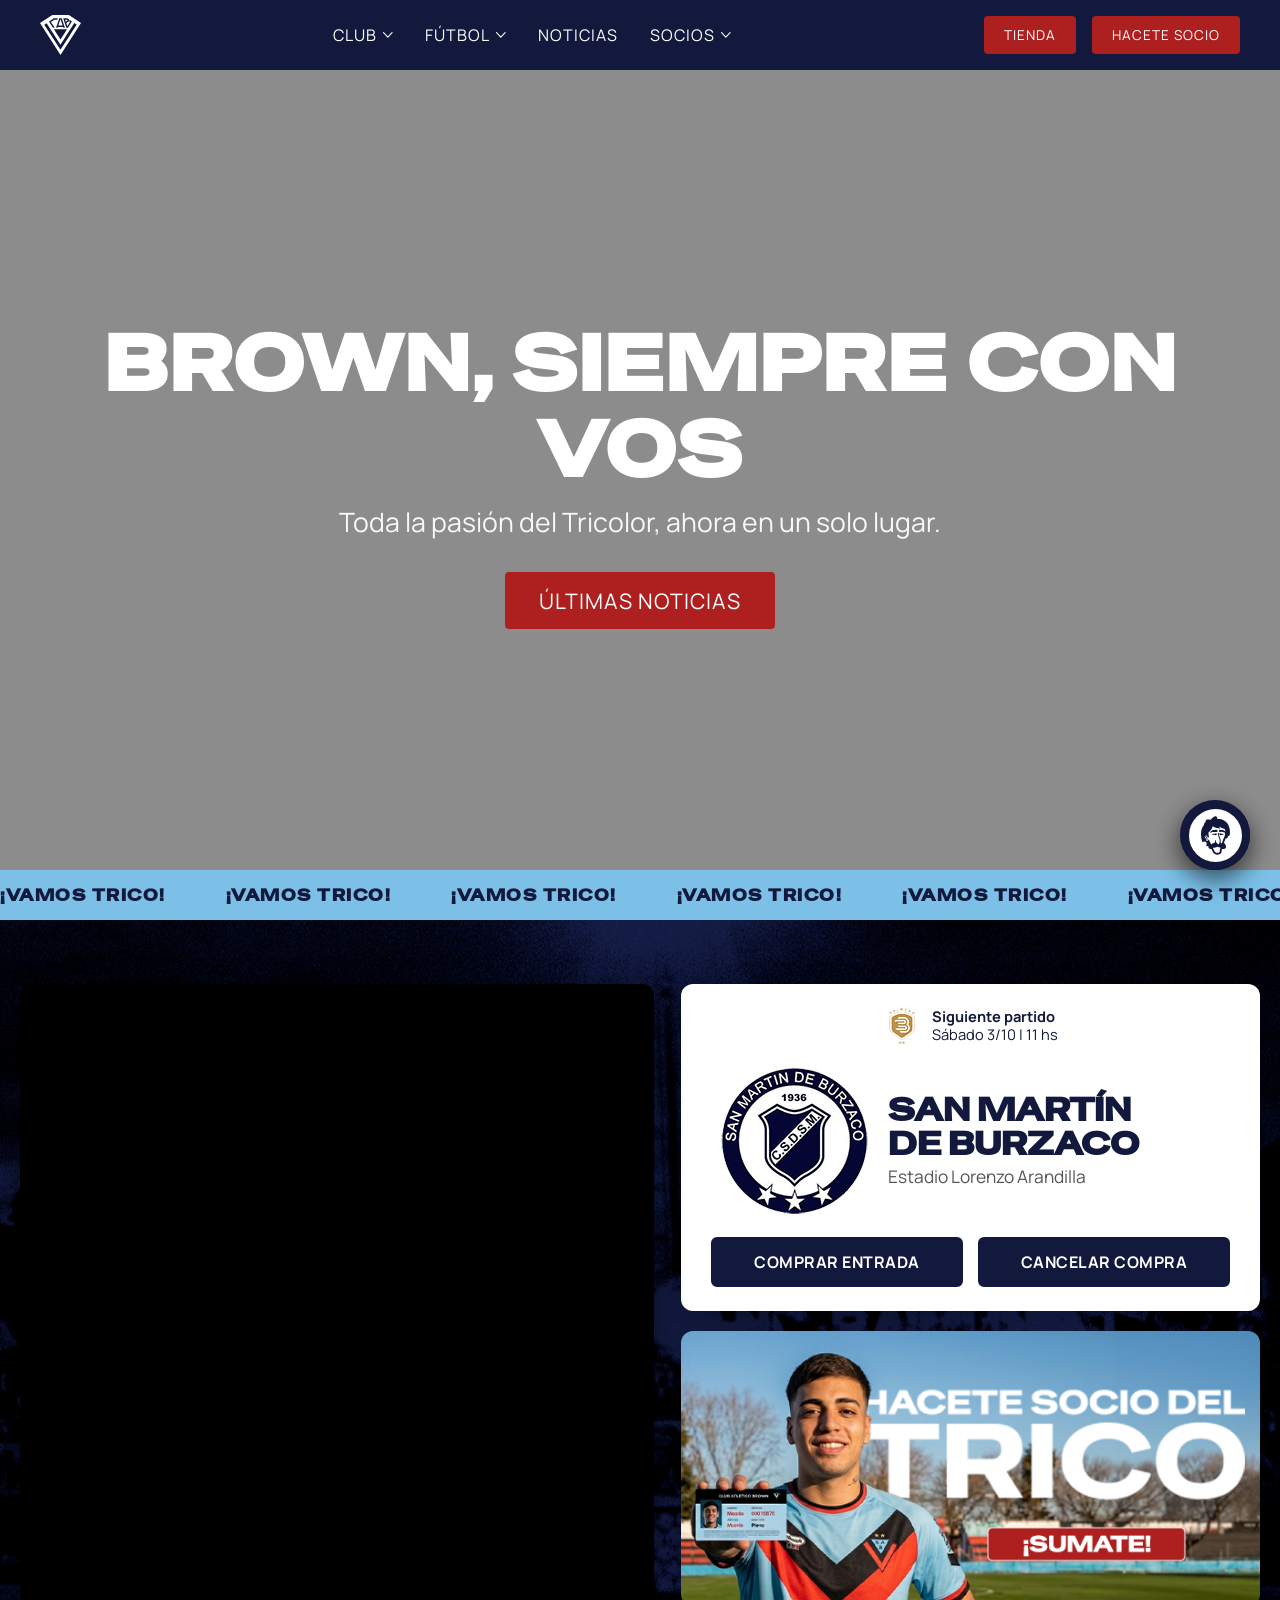
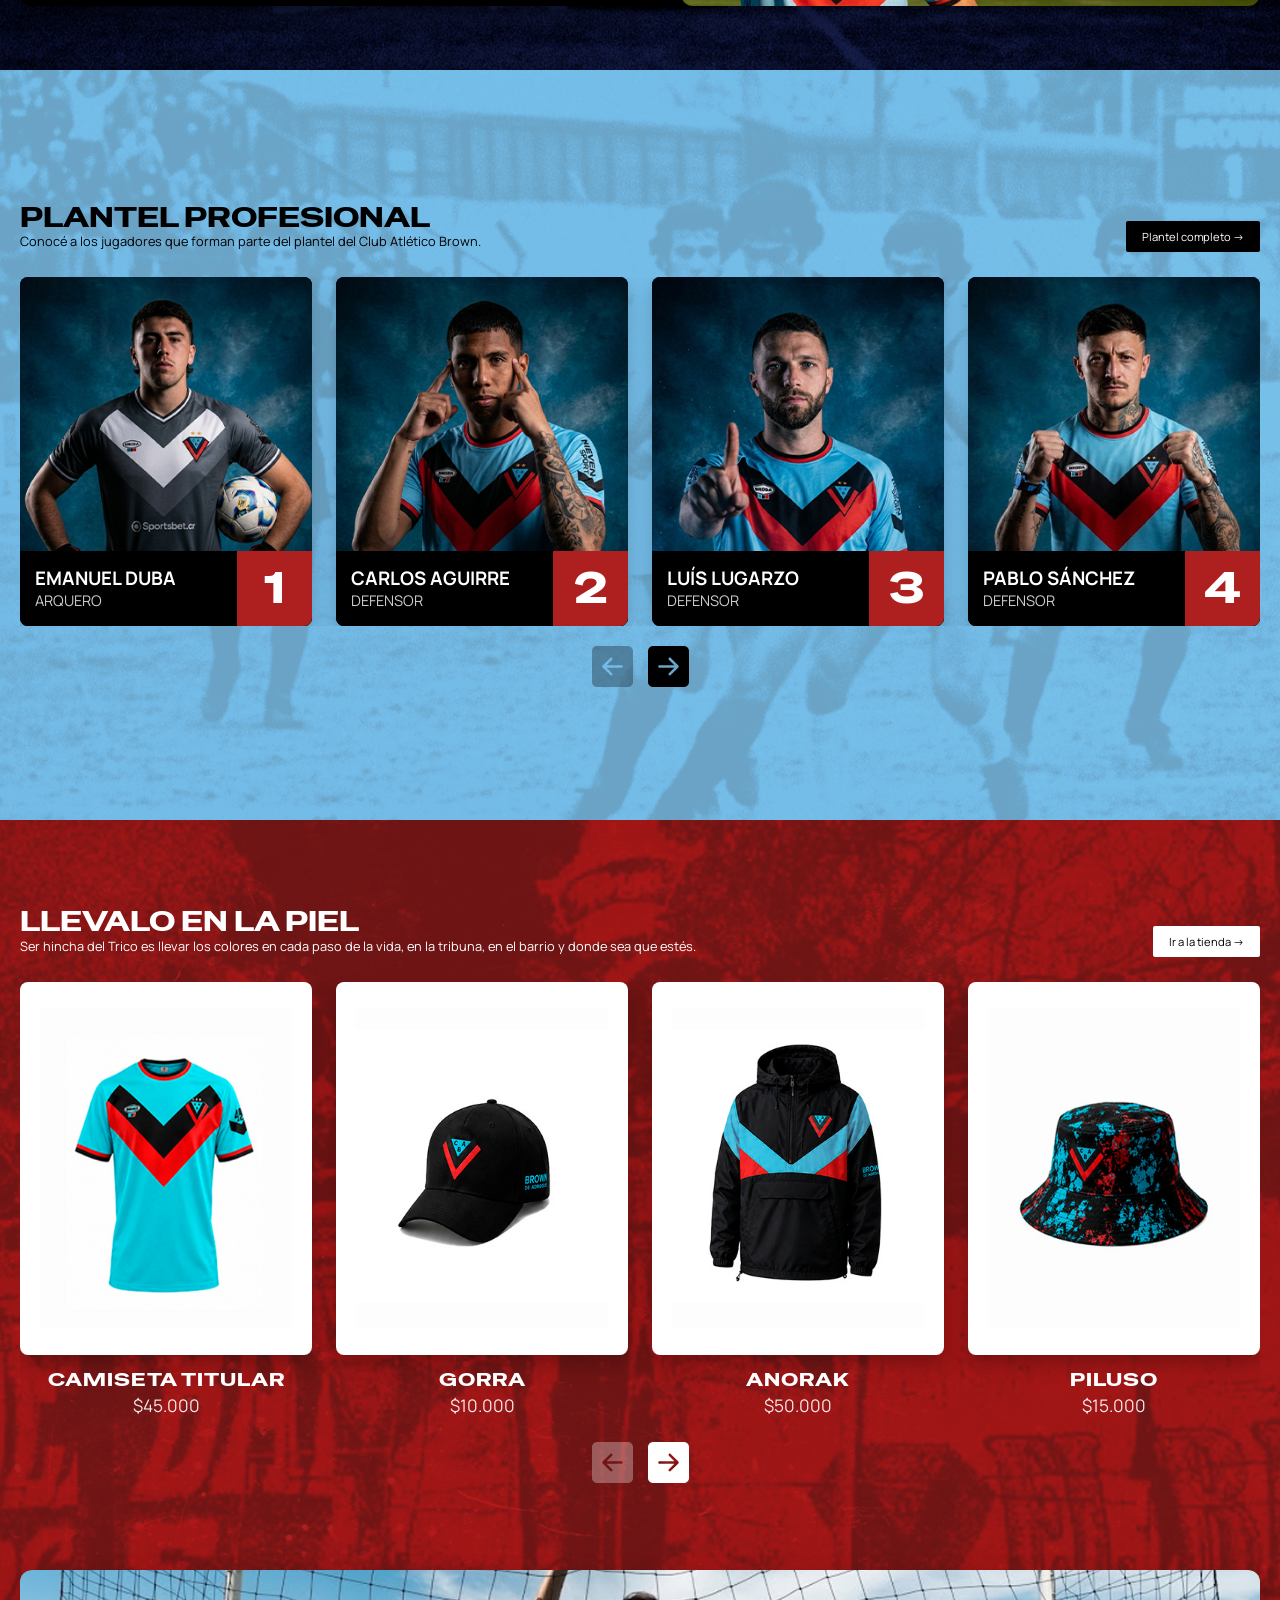
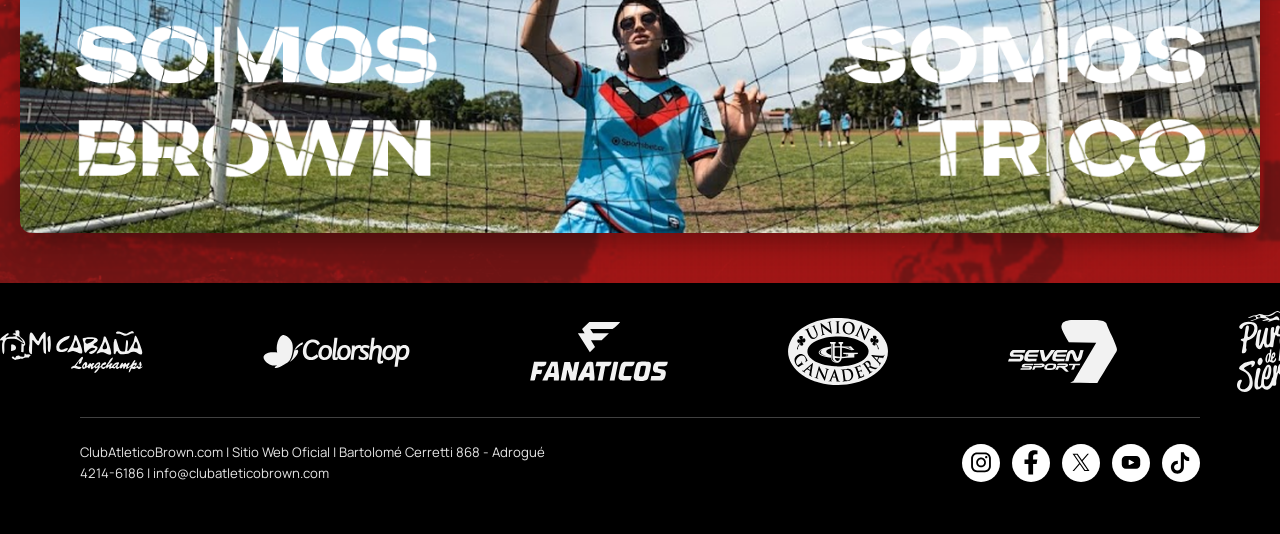
<file: index.html>
<!DOCTYPE html>
<html>

<head>
  <meta charset="utf-8" />
  <meta name="viewport" content="width=device-width, initial-scale=1.0">
  <title>Club Atlético Brown</title>
  <link href="estilos.css" rel="stylesheet" type="text/css">
  <link rel="icon" href="imgs/favicon.ico" type="image/x-icon">
</head>

<body> 
  <header class="cabecera">
    <nav class="nav-index">

      <a href="index.html" class="enlace-inicio">
        <img src="imgs/nav/logo-nav.svg" alt="Logo Club Atlético Brown" width="57" height="58" class="logo-club">
      </a>

      <ul class="lista-menu">

        <li class="has-dropdown item-club-dropdown">
          <a href="club-historia.html" class="dropdown-toggle">
            CLUB
            <img src="imgs/nav/flecha.svg" alt="" class="icono-flecha" width="12" height="6">
          </a>
          <div class="dropdown-club">
            <ul>
              <li><a href="club-historia.html">HISTORIA</a></li>
              <li><a href="#instalaciones">INSTALACIONES</a></li>
              <li><a href="#disciplina">DISCIPLINA</a></li>
            </ul>
          </div>
        </li>

        <li class="has-dropdown item-futbol-dropdown">
          <a href="futbol-plantel.html" class="dropdown-toggle">
            FÚTBOL
            <img src="imgs/nav/flecha.svg" alt="" class="icono-flecha">
          </a>
          <div class="dropdown-futbol">
            <ul>
              <li><a href="futbol-plantel.html">PLANTEL</a></li>
              <li><a href="#palmares">PALMARES</a></li>
              <li><a href="#ascenso">ASCENSO</a></li>
            </ul>
          </div>
        </li>

        <li class="item-noticias">
          <a href="noticias.html">NOTICIAS</a>
        </li>

        <li class="has-dropdown item-socios-dropdown">
          <a href="socios.html" class="dropdown-toggle">
            SOCIOS
            <img src="imgs/nav/flecha.svg" alt="" class="icono-flecha">
          </a>
          <div class="dropdown-socios">
            <ul>
              <li><a href="socios.html">INGRESAR</a></li>
              <li><a href="socios.html#beneficios">BENEFICIOS</a></li>
              <li><a href="socios.html#preguntas">PREGUNTAS</a></li>
            </ul>
          </div>
        </li>

      </ul>

      <ul class="botones-nav">
        <li class="boton-tienda"><a href="shop.html">TIENDA</a></li>
        <li class="boton-hacete-socio"><a href="socios.html#popup-socios">HACETE SOCIO</a></li>
      </ul>

    </nav>
  </header>


  <main>

    <!-- HERO -->
    <section class="hero-index">

      <video autoplay muted loop playsinline width="1920" height="850" class="video-fondo">
        <source src="imgs/index/vid/video-hero.mp4" type="video/mp4">
        Tu navegador no soporta videos HTML5.
      </video>

      <div class="hero-overlay"></div>

      <div class="hero-contenido">
        <h1 class="hero-titulo">BROWN, SIEMPRE CON VOS</h1>
        <p class="hero-subtitulo">Toda la pasión del Tricolor, ahora en un solo lugar.</p>
        <a href="noticias.html" class="hero-cta">ÚLTIMAS NOTICIAS</a>
      </div>

      <div class="ticker-hero">
        <div class="ticker-track">
          <span>¡VAMOS TRICO!</span>
          <span>¡VAMOS TRICO!</span>
          <span>¡VAMOS TRICO!</span>
          <span>¡VAMOS TRICO!</span>
          <span>¡VAMOS TRICO!</span>
          <span>¡VAMOS TRICO!</span>
          <span>¡VAMOS TRICO!</span>
          <span>¡VAMOS TRICO!</span>
          <span>¡VAMOS TRICO!</span>
          <span>¡VAMOS TRICO!</span>
          <span>¡VAMOS TRICO!</span>
          <span>¡VAMOS TRICO!</span>
          <span>¡VAMOS TRICO!</span>
          <span>¡VAMOS TRICO!</span>
          <span>¡VAMOS TRICO!</span>
          <span>¡VAMOS TRICO!</span>
        </div>
      </div>

      <button class="chat-bot-btn" aria-label="Abrir asistente virtual Vicó">
        <img src="imgs/chat-bot/chat-bot-icon.svg" alt="Vicó Chatbot" height="102" width="102">
      </button>
    </section>

    <!-- NOTICIAS -->

    <section id="noticias" class="seccion-noticias"
      style="background-image: url('imgs/fondos/fondo-section-noticias.png');">
      <div class="ultimas-noticias">

        <div class="card-noticias-1">
          <div class="slide-noticia slide-1">
            <img src="imgs/index/img/card-noticias-partido.png" alt="Los 3 puntos en casa" width="811" height="622"
              class="img-slide">
            <div class="frame-noticias-1">
              <h3>LOS 3 PUNTOS EN CASA</h3>
              <h5>El Trico volvió al triunfo contra Cambaceres luego de una racha negativa de dos partidos sin
                ganar.</h5>
              <div class="paginacion-puntos">
                <span class="navigation-dot dot-1"></span>
                <span class="navigation-dot"></span>
                <span class="navigation-dot"></span>
              </div>
            </div>
          </div>

          <a href="noticia-silva.html" class="slide-noticia slide-2">
            <img src="imgs/index/img/card-noticias-silva.png" alt="El Tanque trae goles" width="811" height="622"
              class="img-slide">
            <div class="frame-noticias-1">
              <h3>EL TANQUE TRAE GOLES</h3>
              <h5>Tras encontrarse retirado durante casi tres años, el Tanque Silva regresa a las canchas.
              </h5>
              <div class="paginacion-puntos">
                <span class="navigation-dot"></span>
                <span class="navigation-dot dot-2"></span>
                <span class="navigation-dot"></span>
              </div>
            </div>
          </a>

          <div class="slide-noticia slide-3">
            <img src="imgs/index/img/card-noticias-sum.png" alt="Tenemos nuevo SUM" width="811" height="622"
              class="img-slide">
            <div class="frame-noticias-1">
              <h3>TENEMOS NUEVO SUM</h3>
              <h5>Brown de Adrogué inauguró un nuevo SUM y amplió su oferta de actividades deportivas y
                culturales.</h5>
              <div class="paginacion-puntos">
                <span class="navigation-dot"></span>
                <span class="navigation-dot"></span>
                <span class="navigation-dot dot-3"></span>
              </div>
            </div>
          </div>
        </div>

        <div class="columna-derecha-noticias">

          <div class="card-noticias-2">
            <div class="frame-card-siguiente-partido">
              <div class="frame-txt-siguiente-partido">
                <img src="imgs/index/img/logo-primerab.png" alt="Liga" width="36" height="36" class="logo-liga">
                <div class="info-partido-sup">
                  <span class="label-siguiente">Siguiente partido</span>
                  <span class="fecha-partido">Sábado 3/10 | 11 hs</span>
                </div>
              </div>

              <div class="frame-equipo-rival">
                <img src="imgs/index/img/escudo-sanmartin-burzaco.png" alt="San Martín de Burzaco" width="147"
                  height="147" class="escudo-equipo">
                <div class="detalle-equipo">
                  <h4 class="nombre-equipo">SAN MARTÍN<br>DE BURZACO</h4>
                  <span class="estadio-equipo">Estadio Lorenzo Arandilla</span>
                </div>
              </div>

              <div class="botones-siguiente-partido">
                <button type="button" class="btn-partido">COMPRAR ENTRADA</button>
                <button type="button" class="btn-partido">CANCELAR COMPRA</button>
              </div>
            </div>
          </div>

          <div class="card-publicidad">
            <img src="imgs/index/img/card-hacete-socio.png" alt="Hacete socio del trico" width="579" height="275"
              class="img-publicidad">
          </div>

        </div>

      </div>
    </section>

    <!-- PLANTEL -->
    <section id="plantel" class="seccion-plantel">

      <div class="plantel-contenedor-general">

        <div class="plantel-profesional">
          <div class="header-textos-plantel">
            <h2 class="titulo-plantel">PLANTEL PROFESIONAL</h2>
            <p class="subtitulo-plantel">Conocé a los jugadores que forman parte del plantel del Club Atlético Brown.
            </p>
          </div>
          <a href="futbol-plantel.html" class="btn-plantel-completo">Plantel completo &rarr;</a>
        </div>

        <div class="carousel-wrapper-plantel-de-jugadores">
          <div class="plantel-jugadores-completo">

            <input type="radio" name="galeria-jugadores" id="jug-0" class="gal-radio" checked>
            <input type="radio" name="galeria-jugadores" id="jug-1" class="gal-radio">
            <input type="radio" name="galeria-jugadores" id="jug-2" class="gal-radio">
            <input type="radio" name="galeria-jugadores" id="jug-3" class="gal-radio">
            <input type="radio" name="galeria-jugadores" id="jug-4" class="gal-radio">
            <input type="radio" name="galeria-jugadores" id="jug-5" class="gal-radio">
            <input type="radio" name="galeria-jugadores" id="jug-6" class="gal-radio">
            <input type="radio" name="galeria-jugadores" id="jug-7" class="gal-radio">
            <input type="radio" name="galeria-jugadores" id="jug-8" class="gal-radio">
            <ul class="lista-jugadores" id="lista-jugadores-scroll">

              <li class="card-jugador" id="jugador-1">
                <img src="imgs/plantel/1-emanuel-duba.png" alt="Emanuel Duba" width="280" height="335"
                  class="img-jugador">
                <div class="info-jugador">
                  <div class="datos-txt">
                    <span class="nombre-jugador">EMANUEL DUBA</span>
                    <span class="puesto-jugador">ARQUERO</span>
                  </div>
                  <div class="dorsal-jugador">1</div>
                </div>
              </li>

              <li class="card-jugador" id="jugador-2">
                <img src="imgs/plantel/2-carlos-aguirre.png" alt="Carlos Aguirre" width="280" height="335"
                  class="img-jugador">
                <div class="info-jugador">
                  <div class="datos-txt">
                    <span class="nombre-jugador">CARLOS AGUIRRE</span>
                    <span class="puesto-jugador">DEFENSOR</span>
                  </div>
                  <div class="dorsal-jugador">2</div>
                </div>
              </li>

              <li class="card-jugador" id="jugador-3">
                <img src="imgs/plantel/3-luis-lugarzo.png" alt="Luís Lugarzo" width="280" height="335"
                  class="img-jugador">
                <div class="info-jugador">
                  <div class="datos-txt">
                    <span class="nombre-jugador">LUÍS LUGARZO</span>
                    <span class="puesto-jugador">DEFENSOR</span>
                  </div>
                  <div class="dorsal-jugador">3</div>
                </div>
              </li>

              <li class="card-jugador" id="jugador-4">
                <img src="imgs/plantel/4-pablo-sanchez.png" alt="Pablo Sánchez" width="280" height="335"
                  class="img-jugador">
                <div class="info-jugador">
                  <div class="datos-txt">
                    <span class="nombre-jugador">PABLO SÁNCHEZ</span>
                    <span class="puesto-jugador">DEFENSOR</span>
                  </div>
                  <div class="dorsal-jugador">4</div>
                </div>
              </li>

              <li class="card-jugador" id="jugador-5">
                <img src="imgs/plantel/5-pablo-meque.png" alt="Pablo Meque" width="280" height="335"
                  class="img-jugador">
                <div class="info-jugador">
                  <div class="datos-txt">
                    <span class="nombre-jugador">PABLO MEQUE</span>
                    <span class="puesto-jugador">DEFENSOR</span>
                  </div>
                  <div class="dorsal-jugador">5</div>
                </div>
              </li>

              <li class="card-jugador" id="jugador-6">
                <img src="imgs/plantel/6-franco-enrique.png" alt="Franco Enrique" width="280" height="335"
                  class="img-jugador">
                <div class="info-jugador">
                  <div class="datos-txt">
                    <span class="nombre-jugador">FRANCO ENRIQUE</span>
                    <span class="puesto-jugador">MEDIOCAMPISTA</span>
                  </div>
                  <div class="dorsal-jugador">6</div>
                </div>
              </li>

              <li class="card-jugador" id="jugador-7">
                <img src="imgs/plantel/7-brayan-perez.png" alt="Brayan Pérez" width="280" height="335"
                  class="img-jugador">
                <div class="info-jugador">
                  <div class="datos-txt">
                    <span class="nombre-jugador">BRAYAN PÉREZ</span>
                    <span class="puesto-jugador">MEDIOCAMPISTA</span>
                  </div>
                  <div class="dorsal-jugador">7</div>
                </div>
              </li>

              <li class="card-jugador" id="jugador-8">
                <img src="imgs/plantel/8-luciano-pepa.png" alt="Luciano Pepa" width="280" height="335"
                  class="img-jugador">
                <div class="info-jugador">
                  <div class="datos-txt">
                    <span class="nombre-jugador">LUCIANO PEPA</span>
                    <span class="puesto-jugador">DELANTERO</span>
                  </div>
                  <div class="dorsal-jugador">8</div>
                </div>
              </li>

              <li class="card-jugador" id="jugador-9">
                <img src="imgs/plantel/9-matias-sproat.png" alt="Matías Sproat" width="280" height="335"
                  class="img-jugador">
                <div class="info-jugador">
                  <div class="datos-txt">
                    <span class="nombre-jugador">MATÍAS SPROAT</span>
                    <span class="puesto-jugador">MEDIOCAMPISTA</span>
                  </div>
                  <div class="dorsal-jugador">9</div>
                </div>
              </li>

              <li class="card-jugador" id="jugador-10">
                <img src="imgs/plantel/10-lucas-campana.png" alt="Lucas Campana" width="280" height="335"
                  class="img-jugador">
                <div class="info-jugador">
                  <div class="datos-txt">
                    <span class="nombre-jugador">LUCAS CAMPANA</span>
                    <span class="puesto-jugador">DELANTERO</span>
                  </div>
                  <div class="dorsal-jugador">10</div>
                </div>
              </li>

              <li class="card-jugador" id="jugador-11">
                <img src="imgs/plantel/11-gonzalo-vivas.png" alt="Gonzalo Vivas" width="280" height="335"
                  class="img-jugador">
                <div class="info-jugador">
                  <div class="datos-txt">
                    <span class="nombre-jugador">LAUTARO LOVAZZANO</span>
                    <span class="puesto-jugador">MEDIOCAMPISTA</span>
                  </div>
                  <div class="dorsal-jugador">11</div>
                </div>
              </li>

              <li class="card-jugador" id="jugador-12">
                <img src="imgs/plantel/12-seba-giovini.png" alt="Seba Giovini" width="280" height="335"
                  class="img-jugador">
                <div class="info-jugador">
                  <div class="datos-txt">
                    <span class="nombre-jugador">NICOLÁS DA CAMPO</span>
                    <span class="puesto-jugador">MEDIOCAMPISTA</span>
                  </div>
                  <div class="dorsal-jugador">12</div>
                </div>
              </li>

            </ul>

            <div class="plantel-profesional-botones">
              <div class="par-flechas par-jug-0"><span class="flecha-btn flecha-off"><img
                    src="imgs/index/img/flecha-scroll-izq.svg" alt="Izquierda" width="41" height="41"></span><label
                  for="jug-1" class="flecha-btn" aria-label="Siguiente"><img src="imgs/index/img/flecha-scroll-der.svg"
                    alt="Derecha" width="41" height="41"></label></div>
              <div class="par-flechas par-jug-1"><label for="jug-0" class="flecha-btn" aria-label="Anterior"><img
                    src="imgs/index/img/flecha-scroll-izq.svg" alt="Izquierda" width="41" height="41"></label><label
                  for="jug-2" class="flecha-btn" aria-label="Siguiente"><img src="imgs/index/img/flecha-scroll-der.svg"
                    alt="Derecha" width="41" height="41"></label></div>
              <div class="par-flechas par-jug-2"><label for="jug-1" class="flecha-btn" aria-label="Anterior"><img
                    src="imgs/index/img/flecha-scroll-izq.svg" alt="Izquierda" width="41" height="41"></label><label
                  for="jug-3" class="flecha-btn" aria-label="Siguiente"><img src="imgs/index/img/flecha-scroll-der.svg"
                    alt="Derecha" width="41" height="41"></label></div>
              <div class="par-flechas par-jug-3"><label for="jug-2" class="flecha-btn" aria-label="Anterior"><img
                    src="imgs/index/img/flecha-scroll-izq.svg" alt="Izquierda" width="41" height="41"></label><label
                  for="jug-4" class="flecha-btn" aria-label="Siguiente"><img src="imgs/index/img/flecha-scroll-der.svg"
                    alt="Derecha" width="41" height="41"></label></div>
              <div class="par-flechas par-jug-4"><label for="jug-3" class="flecha-btn" aria-label="Anterior"><img
                    src="imgs/index/img/flecha-scroll-izq.svg" alt="Izquierda" width="41" height="41"></label><label
                  for="jug-5" class="flecha-btn" aria-label="Siguiente"><img src="imgs/index/img/flecha-scroll-der.svg"
                    alt="Derecha" width="41" height="41"></label></div>
              <div class="par-flechas par-jug-5"><label for="jug-4" class="flecha-btn" aria-label="Anterior"><img
                    src="imgs/index/img/flecha-scroll-izq.svg" alt="Izquierda" width="41" height="41"></label><label
                  for="jug-6" class="flecha-btn" aria-label="Siguiente"><img src="imgs/index/img/flecha-scroll-der.svg"
                    alt="Derecha" width="41" height="41"></label></div>
              <div class="par-flechas par-jug-6"><label for="jug-5" class="flecha-btn" aria-label="Anterior"><img
                    src="imgs/index/img/flecha-scroll-izq.svg" alt="Izquierda" width="41" height="41"></label><label
                  for="jug-7" class="flecha-btn" aria-label="Siguiente"><img src="imgs/index/img/flecha-scroll-der.svg"
                    alt="Derecha" width="41" height="41"></label></div>
              <div class="par-flechas par-jug-7"><label for="jug-6" class="flecha-btn" aria-label="Anterior"><img
                    src="imgs/index/img/flecha-scroll-izq.svg" alt="Izquierda" width="41" height="41"></label><label
                  for="jug-8" class="flecha-btn" aria-label="Siguiente"><img src="imgs/index/img/flecha-scroll-der.svg"
                    alt="Derecha" width="41" height="41"></label></div>
              <div class="par-flechas par-jug-8"><label for="jug-7" class="flecha-btn" aria-label="Anterior"><img
                    src="imgs/index/img/flecha-scroll-izq.svg" alt="Izquierda" width="41" height="41"></label><span
                  class="flecha-btn flecha-off"><img src="imgs/index/img/flecha-scroll-der.svg" alt="Derecha" width="41"
                    height="41"></span></div>
            </div>

          </div>
        </div>
      </div>

    </section>

    <!-- SHOP -->
    <div class="bloque-shop">

      <section id="shop" class="seccion-shop">

        <div class="shop-contenedor-general">

          <div class="shop-profesional">
            <div class="header-textos-shop">
              <h2 class="titulo-shop">LLEVALO EN LA PIEL</h2>
              <p class="subtitulo-shop">Ser hincha del Trico es llevar los colores en cada paso de la vida, en la
                tribuna, en el barrio y donde sea que estés.</p>
            </div>
            <a href="shop.html" class="btn-shop-completo">Ir a la tienda &rarr;</a>
          </div>

          <div class="carrusel-wrapper-shop">
            <div class="contenedor-shop">

              <input type="radio" name="galeria-productos" id="prod-0" class="gal-radio" checked>
              <input type="radio" name="galeria-productos" id="prod-1" class="gal-radio">
              <input type="radio" name="galeria-productos" id="prod-2" class="gal-radio">
              <input type="radio" name="galeria-productos" id="prod-3" class="gal-radio">
              <input type="radio" name="galeria-productos" id="prod-4" class="gal-radio">
              <ul class="lista-productos" id="lista-productos-scroll">

                <li class="card-producto" id="producto-1">
                  <div class="card-img-container">
                    <img src="imgs/shop/camiseta-titular.png" alt="Camiseta Titular" width="336" height="429"
                      class="img-producto">
                  </div>
                  <div class="info-producto">
                    <span class="nombre-producto">CAMISETA TITULAR</span>
                    <span class="precio-producto">$45.000</span>
                  </div>
                </li>

                <li class="card-producto" id="producto-2">
                  <div class="card-img-container">
                    <img src="imgs/shop/gorra.png" alt="Gorra" width="336" height="429" class="img-producto">
                  </div>
                  <div class="info-producto">
                    <span class="nombre-producto">GORRA</span>
                    <span class="precio-producto">$10.000</span>
                  </div>
                </li>

                <li class="card-producto" id="producto-3">
                  <a href="shop-producto.html" class="card-enlace">
                    <div class="card-img-container">
                      <img src="imgs/shop/anorak.png" alt="Anorak" width="336" height="429" class="img-producto">
                    </div>
                    <div class="info-producto">
                      <span class="nombre-producto">ANORAK</span>
                      <span class="precio-producto">$50.000</span>
                    </div>
                  </a>
                </li>

                <li class="card-producto" id="producto-4">
                  <div class="card-img-container">
                    <img src="imgs/shop/piluso.png" alt="Piluso" width="336" height="429" class="img-producto">
                  </div>
                  <div class="info-producto">
                    <span class="nombre-producto">PILUSO</span>
                    <span class="precio-producto">$15.000</span>
                  </div>
                </li>

                <li class="card-producto" id="producto-5">
                  <div class="card-img-container">
                    <img src="imgs/shop/bolso.png" alt="Bolso" width="336" height="429" class="img-producto">
                  </div>
                  <div class="info-producto">
                    <span class="nombre-producto">BOLSO</span>
                    <span class="precio-producto">$35.000</span>
                  </div>
                </li>

                <li class="card-producto" id="producto-6">
                  <div class="card-img-container">
                    <img src="imgs/shop/camiseta-prematch.png" alt="Camiseta Prematch" width="336" height="429"
                      class="img-producto">
                  </div>
                  <div class="info-producto">
                    <span class="nombre-producto">CAMISETA PREMATCH</span>
                    <span class="precio-producto">$40.000</span>
                  </div>
                </li>

                <li class="card-producto" id="producto-7">
                  <div class="card-img-container">
                    <img src="imgs/shop/medias.png" alt="Medias" width="336" height="429" class="img-producto">
                  </div>
                  <div class="info-producto">
                    <span class="nombre-producto">MEDIAS</span>
                    <span class="precio-producto">$8.000</span>
                  </div>
                </li>

                <li class="card-producto" id="producto-8">
                  <div class="card-img-container">
                    <img src="imgs/shop/short.png" alt="Short" width="336" height="429" class="img-producto">
                  </div>
                  <div class="info-producto">
                    <span class="nombre-producto">SHORT</span>
                    <span class="precio-producto">$25.000</span>
                  </div>
                </li>

              </ul>

              <div class="shop-profesional-botones" id="carrousel-shop-buttons">
                <div class="par-flechas par-prod-0"><span class="flecha-btn flecha-off"><img
                      src="imgs/index/img/flecha-scroll-izq-blanco.svg" alt="Izquierda" width="41"
                      height="41"></span><label for="prod-1" class="flecha-btn" aria-label="Siguiente"><img
                      src="imgs/index/img/flecha-scroll-der-blanco.svg" alt="Derecha" width="41" height="41"></label>
                </div>
                <div class="par-flechas par-prod-1"><label for="prod-0" class="flecha-btn" aria-label="Anterior"><img
                      src="imgs/index/img/flecha-scroll-izq-blanco.svg" alt="Izquierda" width="41"
                      height="41"></label><label for="prod-2" class="flecha-btn" aria-label="Siguiente"><img
                      src="imgs/index/img/flecha-scroll-der-blanco.svg" alt="Derecha" width="41" height="41"></label>
                </div>
                <div class="par-flechas par-prod-2"><label for="prod-1" class="flecha-btn" aria-label="Anterior"><img
                      src="imgs/index/img/flecha-scroll-izq-blanco.svg" alt="Izquierda" width="41"
                      height="41"></label><label for="prod-3" class="flecha-btn" aria-label="Siguiente"><img
                      src="imgs/index/img/flecha-scroll-der-blanco.svg" alt="Derecha" width="41" height="41"></label>
                </div>
                <div class="par-flechas par-prod-3"><label for="prod-2" class="flecha-btn" aria-label="Anterior"><img
                      src="imgs/index/img/flecha-scroll-izq-blanco.svg" alt="Izquierda" width="41"
                      height="41"></label><label for="prod-4" class="flecha-btn" aria-label="Siguiente"><img
                      src="imgs/index/img/flecha-scroll-der-blanco.svg" alt="Derecha" width="41" height="41"></label>
                </div>
                <div class="par-flechas par-prod-4"><label for="prod-3" class="flecha-btn" aria-label="Anterior"><img
                      src="imgs/index/img/flecha-scroll-izq-blanco.svg" alt="Izquierda" width="41"
                      height="41"></label><span class="flecha-btn flecha-off"><img
                      src="imgs/index/img/flecha-scroll-der-blanco.svg" alt="Derecha" width="41" height="41"></span>
                </div>
              </div>

            </div>
          </div>

        </div>

      </section>

      <div class="shop-banner-container">
        <img src="imgs/index/img/banner-index-web.png" alt="Somos Brown Somos Trico" width="1417" height="300"
          class="img-banner-shop">
      </div>

    </div>

    <!-- CHAT-BOT-->
    <div class="chatbot-container">

      <input type="checkbox" id="toggle-chatbot" class="chatbot-checkbox">

      <label for="toggle-chatbot" class="chatbot-btn-flotante" aria-label="Abrir Chatbot">
        <img src="imgs/chat-bot/chat-bot-icon.svg" alt="Vicó-Bot" width="53" height="71" class="chatbot-icon-btn">
      </label>

      <div class="chatbot-popup">

        <div class="chatbot-header">
          <h3 class="chatbot-title">VICÓ-BOT</h3>
          <label for="toggle-chatbot" class="chatbot-close-btn" aria-label="Cerrar Chat">&times;</label>
        </div>

        <div class="chatbot-body">
          <div class="chatbot-mensaje-container">
            <img src="imgs/chat-bot/chat-bot-icon-message.svg" alt="Vicó" width="53" height="71"
              class="chatbot-msg-avatar">
            <div class="chatbot-burbuja">
              <p>¡Hola! ¿En qué podemos ayudarte?</p>
            </div>
          </div>
        </div>

        <div class="chatbot-footer">
          <form class="chatbot-form" onsubmit="event.preventDefault();">
            <input type="text" class="chatbot-input" placeholder="Escribí tu mensaje..." autocomplete="off">
          </form>
        </div>

      </div>

    </div>

  </main>

  <!-- FOOTER -->

  <footer class="footer-index">

    <div class="animation-footer">
      <div class="items-animacion-footer">
        <img src="imgs/footer/sponsors/mi-cabana-logo.svg" alt="Mi Cabaña Longchamps" class="sponsor-logo" width="143"
          height="43">
        <img src="imgs/footer/sponsors/colorshop-logo.svg" alt="Colorshop" class="sponsor-logo" width="147" height="35">
        <img src="imgs/footer/sponsors/fanaticos-logo.svg" alt="Fanáticos" class="sponsor-logo" width="138" height="60">
        <img src="imgs/footer/sponsors/union-ganadera-logo.svg" alt="Unión Ganadera" class="sponsor-logo" width="100"
          height="69">
        <img src="imgs/footer/sponsors/seven-sport-logo.svg" alt="Seven Sport" class="sponsor-logo" width="109"
          height="64">
        <img src="imgs/footer/sponsors/pureza-de-las-sierras-logo.svg" alt="Pureza de las Sierras" class="sponsor-logo"
          width="83" height="81">
        <img src="imgs/footer/sponsors/sportsbet-logo.svg" alt="Sportsbet.io" class="sponsor-logo" width="169"
          height="35">

        <img src="imgs/footer/sponsors/mi-cabana-logo.svg" alt="Mi Cabaña Longchamps" class="sponsor-logo" width="143"
          height="43">
        <img src="imgs/footer/sponsors/colorshop-logo.svg" alt="Colorshop" class="sponsor-logo" width="147" height="35">
        <img src="imgs/footer/sponsors/fanaticos-logo.svg" alt="Fanáticos" class="sponsor-logo" width="138" height="60">
        <img src="imgs/footer/sponsors/union-ganadera-logo.svg" alt="Unión Ganadera" class="sponsor-logo" width="100"
          height="69">
        <img src="imgs/footer/sponsors/seven-sport-logo.svg" alt="Seven Sport" class="sponsor-logo" width="109"
          height="64">
        <img src="imgs/footer/sponsors/pureza-de-las-sierras-logo.svg" alt="Pureza de las Sierras" class="sponsor-logo"
          width="83" height="81">
        <img src="imgs/footer/sponsors/sportsbet-logo.svg" alt="Sportsbet.io" class="sponsor-logo" width="169"
          height="35">
      </div>
    </div>

    <section class="info-footer">
      <hr class="separador-footer">

      <div class="contenido-footer">
        <p class="copyright-footer">
          ClubAtleticoBrown.com | Sitio Web Oficial | Bartolomé Cerretti 868 - Adrogué<br>
          4214-6186 | info@clubatleticobrown.com
        </p>

        <div class="redes-sociales">

          <a href="https://www.instagram.com/cabrown_adrogue/" target="_blank" rel="noopener" class="enlace-logo-instagram"
            aria-label="Instagram">
            <img src="imgs/footer/icon-rrss/icon-nav-instagram-off.svg" alt="" class="icono-default" width="38px"
              height="38px">
            <img src="imgs/footer/icon-rrss/icon-nav-instagram-on.svg" alt="" class="icono-hover" width="38px"
              height="38px">
          </a>

          <a href="https://www.facebook.com/cabrowndeadrogue?locale=es_LA" target="_blank" rel="noopener" class="enlace-logo-facebook"
            aria-label="Facebook">
            <img src="imgs/footer/icon-rrss/icon-nav-facebook-off.svg" alt="" class="icono-default" width="38px"
              height="38px">
            <img src="imgs/footer/icon-rrss/icon-nav-facebook-on.svg" alt="" class="icono-hover" width="38px"
              height="38px">
          </a>

          <a href="https://x.com/CABrown_Oficial" target="_blank" rel="noopener" class="enlace-logo-x" aria-label="X">
            <img src="imgs/footer/icon-rrss/icon-nav-x-off.svg" alt="" class="icono-default" width="38px" height="38px">
            <img src="imgs/footer/icon-rrss/icon-nav-x-on.svg" alt="" class="icono-hover" width="38px" height="38px">
          </a>

          <a href="https://www.youtube.com/@TricoVoley2026" target="_blank" rel="noopener" class="enlace-logo-youtube" aria-label="YouTube">
            <img src="imgs/footer/icon-rrss/icon-nav-youtube-off.svg" alt="" class="icono-default" width="38px"
              height="38px">
            <img src="imgs/footer/icon-rrss/icon-nav-youtube-on.svg" alt="" class="icono-hover" width="38px"
              height="38px">
          </a>

          <a href="https://www.tiktok.com/@browndeadrogue" target="_blank" rel="noopener" class="enlace-logo-tiktok" aria-label="TikTok">
            <img src="imgs/footer/icon-rrss/icon-nav-tiktok-off.svg" alt="" class="icono-default" width="38px"
              height="38px">
            <img src="imgs/footer/icon-rrss/icon-nav-tiktok-on.svg" alt="" class="icono-hover" width="38px"
              height="38px">
          </a>
        </div>
      </div>
    </section>
  </footer>

</body>

</html>
</file>
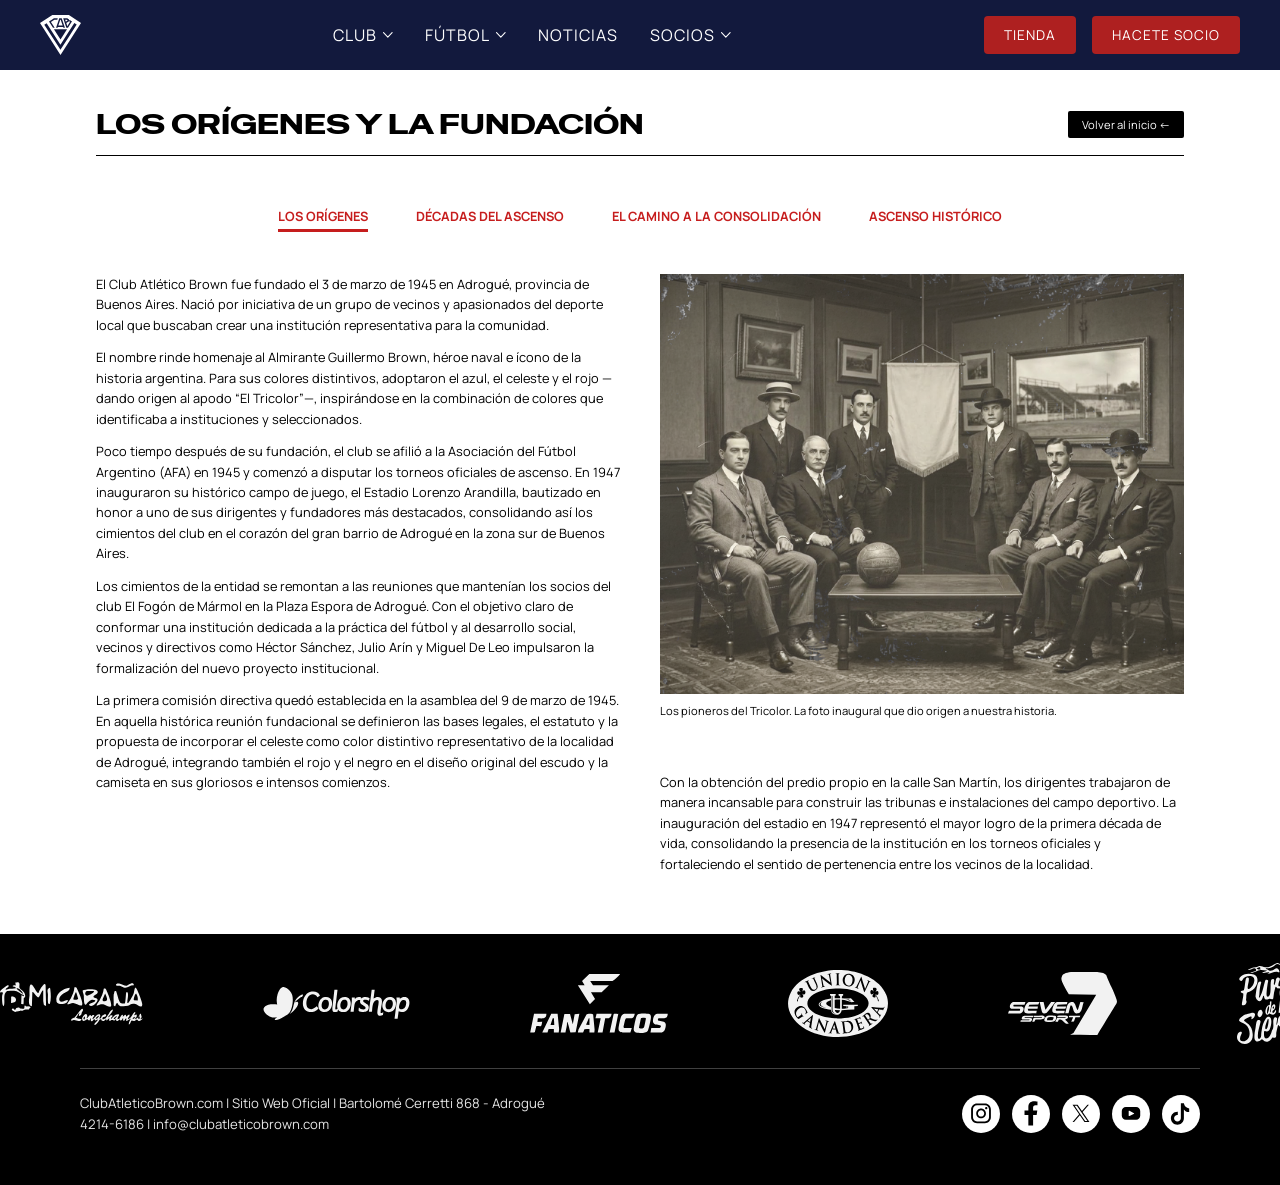
<file: club-historia.html>
<!DOCTYPE html>
<html>

<head>
  <meta charset="utf-8" />
  <meta name="viewport" content="width=device-width, initial-scale=1.0">
  <title>Historia - Club Atlético Brown</title>
  <link href="estilos.css" rel="stylesheet" type="text/css">
  <link rel="icon" href="imgs/favicon.ico" type="image/x-icon">
</head>

<body>
  <header class="cabecera">
    <nav class="nav-index">

      <a href="index.html" class="enlace-inicio">
        <img src="imgs/nav/logo-nav.svg" alt="Logo Club Atlético Brown" width="57" height="58" class="logo-club">
      </a>

      <ul class="lista-menu">

        <li class="has-dropdown item-club-dropdown">
          <a href="club-historia.html" class="dropdown-toggle">
            CLUB
            <img src="imgs/nav/flecha.svg" alt="" class="icono-flecha" width="12" height="6">
          </a>
          <div class="dropdown-club">
            <ul>
              <li><a href="club-historia.html">HISTORIA</a></li>
              <li><a href="#instalaciones">INSTALACIONES</a></li>
              <li><a href="#disciplina">DISCIPLINA</a></li>
            </ul>
          </div>
        </li>

        <li class="has-dropdown item-futbol-dropdown">
          <a href="futbol-plantel.html" class="dropdown-toggle">
            FÚTBOL
            <img src="imgs/nav/flecha.svg" alt="" class="icono-flecha">
          </a>
          <div class="dropdown-futbol">
            <ul>
              <li><a href="futbol-plantel.html">PLANTEL</a></li>
              <li><a href="#palmares">PALMARES</a></li>
              <li><a href="#ascenso">ASCENSO</a></li>
            </ul>
          </div>
        </li>

        <li class="item-noticias">
          <a href="noticias.html">NOTICIAS</a>
        </li>

        <li class="has-dropdown item-socios-dropdown">
          <a href="socios.html" class="dropdown-toggle">
            SOCIOS
            <img src="imgs/nav/flecha.svg" alt="" class="icono-flecha">
          </a>
          <div class="dropdown-socios">
            <ul>
              <li><a href="socios.html">INGRESAR</a></li>
              <li><a href="socios.html#beneficios">BENEFICIOS</a></li>
              <li><a href="socios.html#preguntas">PREGUNTAS</a></li>
            </ul>
          </div>
        </li>

      </ul>

      <ul class="botones-nav">
        <li class="boton-tienda"><a href="shop.html">TIENDA</a></li>
        <li class="boton-hacete-socio"><a href="socios.html#popup-socios">HACETE SOCIO</a></li>
      </ul>

    </nav>
  </header>

  <main class="contenido-principal">
    <div class="encabezado">
      <h1 class="titulo-pagina">LOS ORÍGENES Y LA FUNDACIÓN</h1>
      <a href="index.html" class="boton-volver">Volver al inicio ←</a>
    </div>
    <hr class="separador">
    </hr>
    <ul class="lista-secciones">
      <li><a href="club-historia.html" class="enlace-seccion activo">LOS ORÍGENES</a></li>
      <li><a href="#" class="enlace-seccion">DÉCADAS DEL ASCENSO</a></li>
      <li><a href="#" class="enlace-seccion">EL CAMINO A LA CONSOLIDACIÓN</a></li>
      <li><a href="#" class="enlace-seccion">ASCENSO HISTÓRICO</a></li>
    </ul>
    <section class="dos-columnas">
      <article class="columna-texto">
        <p>El Club Atlético Brown fue fundado el 3 de marzo de 1945 en Adrogué, provincia de Buenos Aires. Nació por
          iniciativa de un grupo de vecinos y apasionados del deporte local que buscaban crear una institución
          representativa para la comunidad.</p>
        <p>El nombre rinde homenaje al Almirante Guillermo Brown, héroe naval e ícono de la historia argentina. Para sus
          colores distintivos, adoptaron el azul, el celeste y el rojo —dando origen al apodo “El Tricolor”—,
          inspirándose en la combinación de colores que identificaba a instituciones y seleccionados.</p>
        <p>Poco tiempo después de su fundación, el club se afilió a la Asociación del Fútbol Argentino (AFA) en 1945 y
          comenzó a disputar los torneos oficiales de ascenso. En 1947 inauguraron su histórico campo de juego, el
          Estadio Lorenzo Arandilla, bautizado en honor a uno de sus dirigentes y fundadores más destacados,
          consolidando así los cimientos del club en el corazón del gran barrio de Adrogué en la zona sur de Buenos
          Aires.</p>
        <p>Los cimientos de la entidad se remontan a las reuniones que mantenían los socios del club El Fogón de Mármol
          en la Plaza Espora de Adrogué. Con el objetivo claro de conformar una institución dedicada a la práctica del
          fútbol y al desarrollo social, vecinos y directivos como Héctor Sánchez, Julio Arín y Miguel De Leo impulsaron
          la formalización del nuevo proyecto institucional.</p>
        <p>La primera comisión directiva quedó establecida en la asamblea del 9 de marzo de 1945. En aquella histórica
          reunión fundacional se definieron las bases legales, el estatuto y la propuesta de incorporar el celeste como
          color distintivo representativo de la localidad de Adrogué, integrando también el rojo y el negro en el diseño
          original del escudo y la camiseta en sus gloriosos e intensos comienzos.</p>
      </article>
      <article class="columna-imagen">
        <div>
          <img src="imgs/historia/foto-historia.png" alt="Foto de los pioneros del Club Atlético Brown">
          <figcaption>Los pioneros del Tricolor. La foto inaugural que dio origen a nuestra historia.</figcaption>
        </div>
        <p class="parrafo-final">Con la obtención del predio propio en la calle San Martín, los dirigentes trabajaron de
          manera incansable para construir las tribunas e instalaciones del campo deportivo. La inauguración del estadio
          en 1947 representó el mayor logro de la primera década de vida, consolidando la presencia de la institución en
          los torneos oficiales y fortaleciendo el sentido de pertenencia entre los vecinos de la localidad.</p>
      </article>
    </section>
  </main>
  <footer class="footer-index">

    <div class="animation-footer">
      <div class="items-animacion-footer">
        <img src="imgs/footer/sponsors/mi-cabana-logo.svg" alt="Mi Cabaña Longchamps" class="sponsor-logo" width="143"
          height="43">
        <img src="imgs/footer/sponsors/colorshop-logo.svg" alt="Colorshop" class="sponsor-logo" width="147" height="35">
        <img src="imgs/footer/sponsors/fanaticos-logo.svg" alt="Fanáticos" class="sponsor-logo" width="138" height="60">
        <img src="imgs/footer/sponsors/union-ganadera-logo.svg" alt="Unión Ganadera" class="sponsor-logo" width="100"
          height="69">
        <img src="imgs/footer/sponsors/seven-sport-logo.svg" alt="Seven Sport" class="sponsor-logo" width="109"
          height="64">
        <img src="imgs/footer/sponsors/pureza-de-las-sierras-logo.svg" alt="Pureza de las Sierras" class="sponsor-logo"
          width="83" height="81">
        <img src="imgs/footer/sponsors/sportsbet-logo.svg" alt="Sportsbet.io" class="sponsor-logo" width="169"
          height="35">

        <img src="imgs/footer/sponsors/mi-cabana-logo.svg" alt="Mi Cabaña Longchamps" class="sponsor-logo" width="143"
          height="43">
        <img src="imgs/footer/sponsors/colorshop-logo.svg" alt="Colorshop" class="sponsor-logo" width="147" height="35">
        <img src="imgs/footer/sponsors/fanaticos-logo.svg" alt="Fanáticos" class="sponsor-logo" width="138" height="60">
        <img src="imgs/footer/sponsors/union-ganadera-logo.svg" alt="Unión Ganadera" class="sponsor-logo" width="100"
          height="69">
        <img src="imgs/footer/sponsors/seven-sport-logo.svg" alt="Seven Sport" class="sponsor-logo" width="109"
          height="64">
        <img src="imgs/footer/sponsors/pureza-de-las-sierras-logo.svg" alt="Pureza de las Sierras" class="sponsor-logo"
          width="83" height="81">
        <img src="imgs/footer/sponsors/sportsbet-logo.svg" alt="Sportsbet.io" class="sponsor-logo" width="169"
          height="35">
      </div>
    </div>

    <section class="info-footer">
      <hr class="separador-footer">

      <div class="contenido-footer">
        <p class="copyright-footer">
          ClubAtleticoBrown.com | Sitio Web Oficial | Bartolomé Cerretti 868 - Adrogué<br>
          4214-6186 | info@clubatleticobrown.com
        </p>

        <div class="redes-sociales">

          <a href="https://www.instagram.com/cabrown_adrogue/" target="_blank" rel="noopener" class="enlace-logo-instagram"
            aria-label="Instagram">
            <img src="imgs/footer/icon-rrss/icon-nav-instagram-off.svg" alt="" class="icono-default" width="38px"
              height="38px">
            <img src="imgs/footer/icon-rrss/icon-nav-instagram-on.svg" alt="" class="icono-hover" width="38px"
              height="38px">
          </a>

          <a href="https://www.facebook.com/cabrowndeadrogue?locale=es_LA" target="_blank" rel="noopener" class="enlace-logo-facebook"
            aria-label="Facebook">
            <img src="imgs/footer/icon-rrss/icon-nav-facebook-off.svg" alt="" class="icono-default" width="38px"
              height="38px">
            <img src="imgs/footer/icon-rrss/icon-nav-facebook-on.svg" alt="" class="icono-hover" width="38px"
              height="38px">
          </a>

          <a href="https://x.com/CABrown_Oficial" target="_blank" rel="noopener" class="enlace-logo-x" aria-label="X">
            <img src="imgs/footer/icon-rrss/icon-nav-x-off.svg" alt="" class="icono-default" width="38px" height="38px">
            <img src="imgs/footer/icon-rrss/icon-nav-x-on.svg" alt="" class="icono-hover" width="38px" height="38px">
          </a>

          <a href="https://www.youtube.com/@TricoVoley2026" target="_blank" rel="noopener" class="enlace-logo-youtube" aria-label="YouTube">
            <img src="imgs/footer/icon-rrss/icon-nav-youtube-off.svg" alt="" class="icono-default" width="38px"
              height="38px">
            <img src="imgs/footer/icon-rrss/icon-nav-youtube-on.svg" alt="" class="icono-hover" width="38px"
              height="38px">
          </a>

          <a href="https://www.tiktok.com/@browndeadrogue" target="_blank" rel="noopener" class="enlace-logo-tiktok" aria-label="TikTok">
            <img src="imgs/footer/icon-rrss/icon-nav-tiktok-off.svg" alt="" class="icono-default" width="38px"
              height="38px">
            <img src="imgs/footer/icon-rrss/icon-nav-tiktok-on.svg" alt="" class="icono-hover" width="38px"
              height="38px">
          </a>
        </div>
      </div>
    </section>
  </footer>

</body>

</html>
</file>
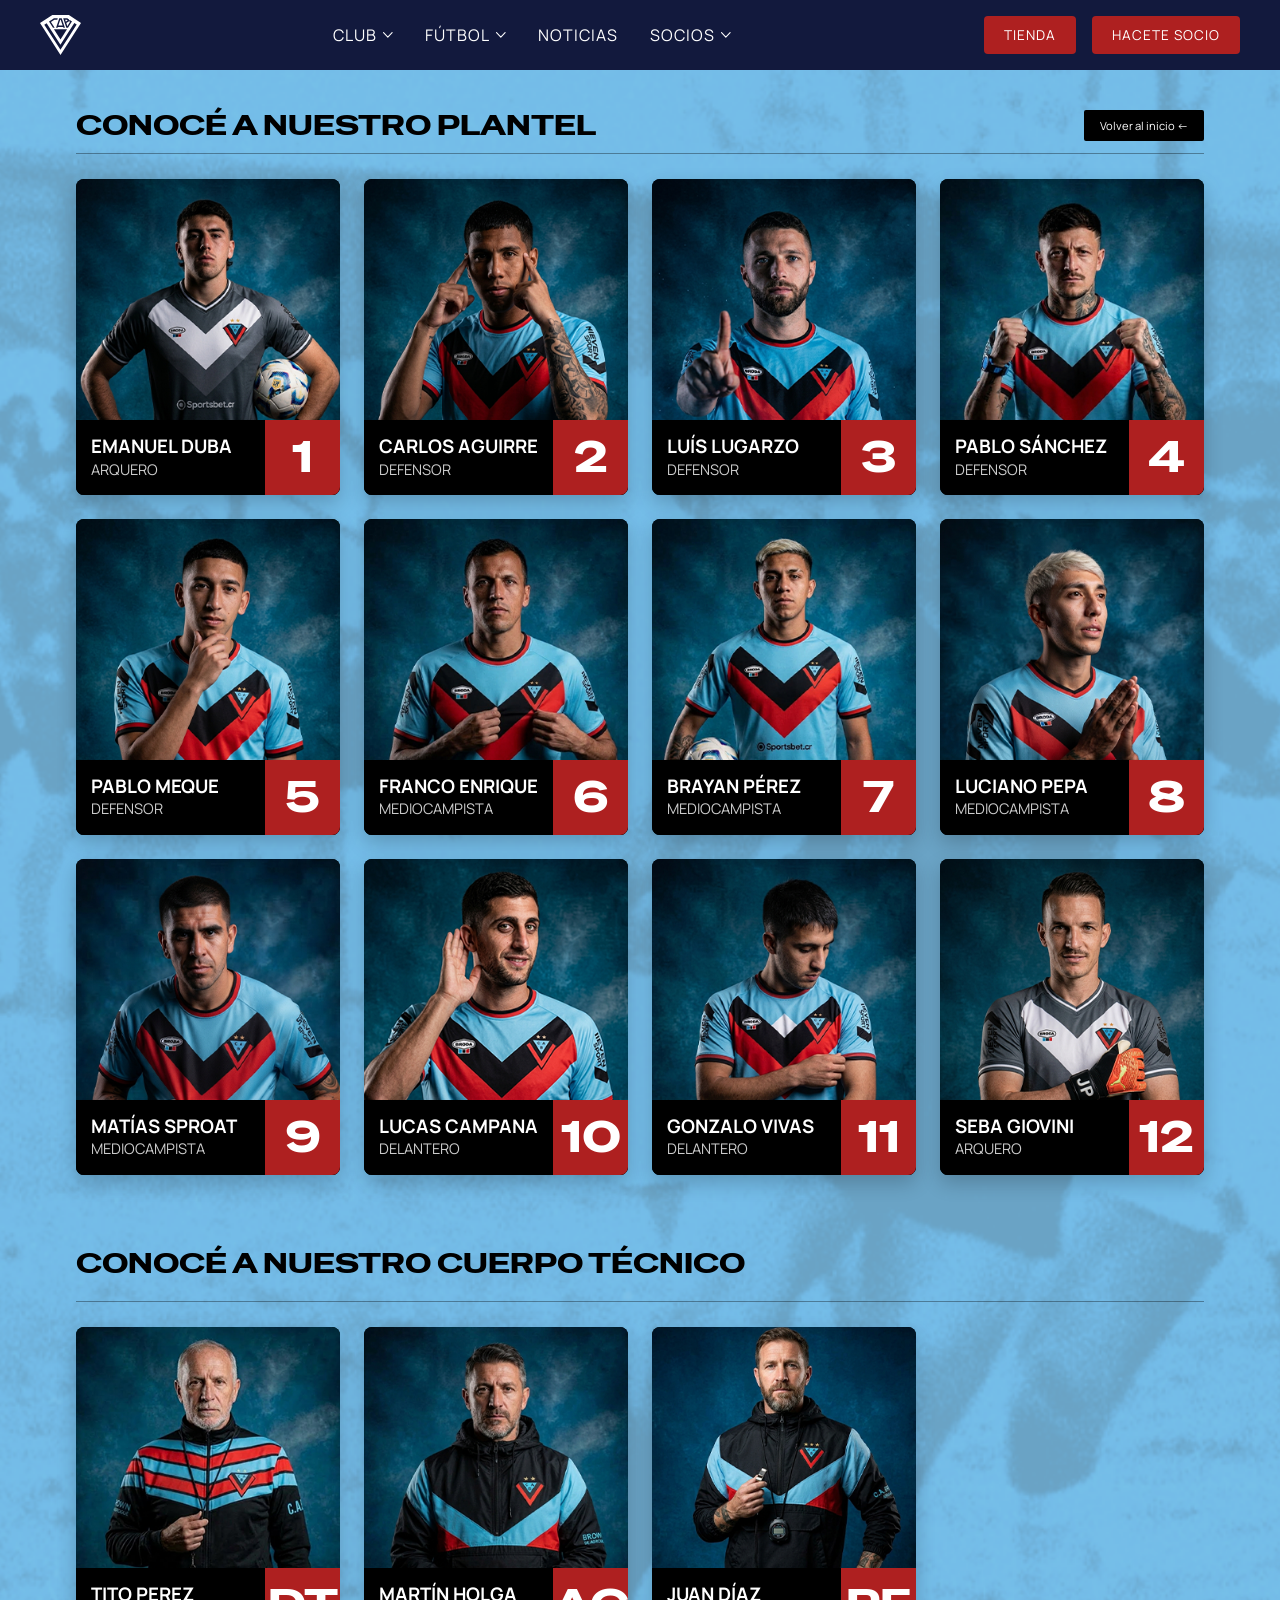
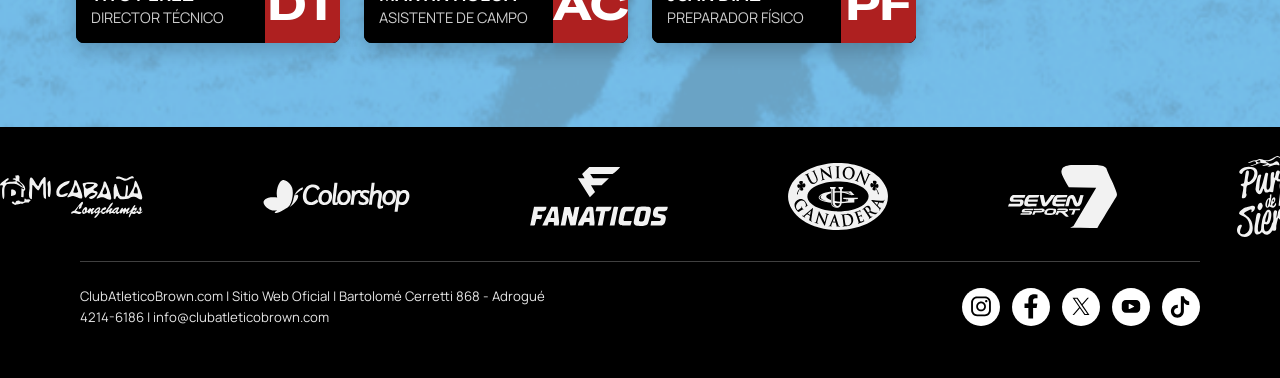
<file: futbol-plantel.html>
<!DOCTYPE html>
<html>

<head>
  <meta charset="utf-8" />
  <meta name="viewport" content="width=device-width, initial-scale=1.0">
  <title>Plantel - Futbol - Club Atlético Brown</title>
  <link href="estilos.css" rel="stylesheet" type="text/css">
  <link rel="icon" href="imgs/favicon.ico" type="image/x-icon">
</head>

<body>
  <header class="cabecera">
    <nav class="nav-index">

      <a href="index.html" class="enlace-inicio">
        <img src="imgs/nav/logo-nav.svg" alt="Logo Club Atlético Brown" width="57" height="58" class="logo-club">
      </a>

      <ul class="lista-menu">

        <li class="has-dropdown item-club-dropdown">
          <a href="club-historia.html" class="dropdown-toggle">
            CLUB
            <img src="imgs/nav/flecha.svg" alt="" class="icono-flecha" width="12" height="6">
          </a>
          <div class="dropdown-club">
            <ul>
              <li><a href="club-historia.html">HISTORIA</a></li>
              <li><a href="#instalaciones">INSTALACIONES</a></li>
              <li><a href="#disciplina">DISCIPLINA</a></li>
            </ul>
          </div>
        </li>

        <li class="has-dropdown item-futbol-dropdown">
          <a href="futbol-plantel.html" class="dropdown-toggle">
            FÚTBOL
            <img src="imgs/nav/flecha.svg" alt="" class="icono-flecha">
          </a>
          <div class="dropdown-futbol">
            <ul>
              <li><a href="futbol-plantel.html">PLANTEL</a></li>
              <li><a href="#palmares">PALMARES</a></li>
              <li><a href="#ascenso">ASCENSO</a></li>
            </ul>
          </div>
        </li>

        <li class="item-noticias">
          <a href="noticias.html">NOTICIAS</a>
        </li>

        <li class="has-dropdown item-socios-dropdown">
          <a href="socios.html" class="dropdown-toggle">
            SOCIOS
            <img src="imgs/nav/flecha.svg" alt="" class="icono-flecha">
          </a>
          <div class="dropdown-socios">
            <ul>
              <li><a href="socios.html">INGRESAR</a></li>
              <li><a href="socios.html#beneficios">BENEFICIOS</a></li>
              <li><a href="socios.html#preguntas">PREGUNTAS</a></li>
            </ul>
          </div>
        </li>

      </ul>

      <ul class="botones-nav">
        <li class="boton-tienda"><a href="shop.html">TIENDA</a></li>
        <li class="boton-hacete-socio"><a href="socios.html#popup-socios">HACETE SOCIO</a></li>
      </ul>

    </nav>
  </header>

  <main class="pagina-plantel">

    <div class="contenido-plantel">

      <div class="encabezado-plantel">
        <h1 class="titulo-plantel">CONOCÉ A NUESTRO PLANTEL</h1>
        <a href="index.html" class="btn-volver-inicio">Volver al inicio ←</a>
      </div>

      <ul class="lista-jugadores">

        <div class="fila-jugadores-1">
          <li class="card-jugador">
            <img src="imgs/plantel/1-emanuel-duba.png" alt="Emanuel Duba" width="280" height="335" class="img-jugador">
            <div class="info-jugador">
              <div class="datos-txt">
                <span class="nombre-jugador">EMANUEL DUBA</span>
                <span class="puesto-jugador">ARQUERO</span>
              </div>
              <div class="dorsal-jugador">1</div>
            </div>
          </li>

          <li class="card-jugador">
            <img src="imgs/plantel/2-carlos-aguirre.png" alt="Carlos Aguirre" width="280" height="335"
              class="img-jugador">
            <div class="info-jugador">
              <div class="datos-txt">
                <span class="nombre-jugador">CARLOS AGUIRRE</span>
                <span class="puesto-jugador">DEFENSOR</span>
              </div>
              <div class="dorsal-jugador">2</div>
            </div>
          </li>

          <li class="card-jugador">
            <img src="imgs/plantel/3-luis-lugarzo.png" alt="Luís Lugarzo" width="280" height="335" class="img-jugador">
            <div class="info-jugador">
              <div class="datos-txt">
                <span class="nombre-jugador">LUÍS LUGARZO</span>
                <span class="puesto-jugador">DEFENSOR</span>
              </div>
              <div class="dorsal-jugador">3</div>
            </div>
          </li>

          <li class="card-jugador">
            <img src="imgs/plantel/4-pablo-sanchez.png" alt="Pablo Sánchez" width="280" height="335"
              class="img-jugador">
            <div class="info-jugador">
              <div class="datos-txt">
                <span class="nombre-jugador">PABLO SÁNCHEZ</span>
                <span class="puesto-jugador">DEFENSOR</span>
              </div>
              <div class="dorsal-jugador">4</div>
            </div>
          </li>
        </div>

        <div class="fila-jugadores-2">
          <li class="card-jugador">
            <img src="imgs/plantel/5-pablo-meque.png" alt="Pablo Meque" width="280" height="335" class="img-jugador">
            <div class="info-jugador">
              <div class="datos-txt">
                <span class="nombre-jugador">PABLO MEQUE</span>
                <span class="puesto-jugador">DEFENSOR</span>
              </div>
              <div class="dorsal-jugador">5</div>
            </div>
          </li>

          <li class="card-jugador">
            <img src="imgs/plantel/6-franco-enrique.png" alt="Franco Enrique" width="280" height="335"
              class="img-jugador">
            <div class="info-jugador">
              <div class="datos-txt">
                <span class="nombre-jugador">FRANCO ENRIQUE</span>
                <span class="puesto-jugador">MEDIOCAMPISTA</span>
              </div>
              <div class="dorsal-jugador">6</div>
            </div>
          </li>

          <li class="card-jugador">
            <img src="imgs/plantel/7-brayan-perez.png" alt="Brayan Pérez" width="280" height="335" class="img-jugador">
            <div class="info-jugador">
              <div class="datos-txt">
                <span class="nombre-jugador">BRAYAN PÉREZ</span>
                <span class="puesto-jugador">MEDIOCAMPISTA</span>
              </div>
              <div class="dorsal-jugador">7</div>
            </div>
          </li>

          <li class="card-jugador">
            <img src="imgs/plantel/8-luciano-pepa.png" alt="Luciano Pepa" width="280" height="335" class="img-jugador">
            <div class="info-jugador">
              <div class="datos-txt">
                <span class="nombre-jugador">LUCIANO PEPA</span>
                <span class="puesto-jugador">MEDIOCAMPISTA</span>
              </div>
              <div class="dorsal-jugador">8</div>
            </div>
          </li>
        </div>

        <div class="fila-jugadores-3">
          <li class="card-jugador">
            <img src="imgs/plantel/9-matias-sproat.png" alt="Matías Sproat" width="280" height="335"
              class="img-jugador">
            <div class="info-jugador">
              <div class="datos-txt">
                <span class="nombre-jugador">MATÍAS SPROAT</span>
                <span class="puesto-jugador">MEDIOCAMPISTA</span>
              </div>
              <div class="dorsal-jugador">9</div>
            </div>
          </li>

          <li class="card-jugador">
            <img src="imgs/plantel/10-lucas-campana.png" alt="Lucas Campana" width="280" height="335"
              class="img-jugador">
            <div class="info-jugador">
              <div class="datos-txt">
                <span class="nombre-jugador">LUCAS CAMPANA</span>
                <span class="puesto-jugador">DELANTERO</span>
              </div>
              <div class="dorsal-jugador">10</div>
            </div>
          </li>

          <li class="card-jugador">
            <img src="imgs/plantel/11-gonzalo-vivas.png" alt="Gonzalo Vivas" width="280" height="335"
              class="img-jugador">
            <div class="info-jugador">
              <div class="datos-txt">
                <span class="nombre-jugador">GONZALO VIVAS</span>
                <span class="puesto-jugador">DELANTERO</span>
              </div>
              <div class="dorsal-jugador">11</div>
            </div>
          </li>

          <li class="card-jugador">
            <img src="imgs/plantel/12-seba-giovini.png" alt="Seba Giovini" width="280" height="335" class="img-jugador">
            <div class="info-jugador">
              <div class="datos-txt">
                <span class="nombre-jugador">SEBA GIOVINI</span>
                <span class="puesto-jugador">ARQUERO</span>
              </div>
              <div class="dorsal-jugador">12</div>
            </div>
          </li>
        </div>

      </ul>

    </div>

    <section id="cuerpo-tecnico" class="cuerpo-tecnico">
      <div class="contenido-cuerpo-tecnico">

        <div class="fila-titulo-cuerpo-tecnico">
          <h2 class="titulo-seccion-ct">CONOCÉ A NUESTRO CUERPO TÉCNICO</h2>
        </div>

        <div class="separador-cuerpo-tecnico"></div>

        <div class="fila-cuerpo-tecnico">

          <div class="contenido-dt card-jugador">
            <img src="imgs/plantel/dt-tito-perez.png" alt="Tito Pérez" width="280" height="335" class="img-jugador">
            <div class="info-jugador">
              <div class="datos-txt">
                <span class="nombre-jugador">TITO PEREZ</span>
                <span class="puesto-jugador">DIRECTOR TÉCNICO</span>
              </div>
              <div class="dorsal-jugador">DT</div>
            </div>
          </div>

          <div class="contenido-ac card-jugador">
            <img src="imgs/plantel/ac-martin-holga.png" alt="Martín Holga" width="280" height="335" class="img-jugador">
            <div class="info-jugador">
              <div class="datos-txt">
                <span class="nombre-jugador">MARTÍN HOLGA</span>
                <span class="puesto-jugador">ASISTENTE DE CAMPO</span>
              </div>
              <div class="dorsal-jugador">AC</div>
            </div>
          </div>

          <div class="contenido-pf card-jugador">
            <img src="imgs/plantel/pf-juan-diaz.png" alt="Juan Díaz" width="280" height="335" class="img-jugador">
            <div class="info-jugador">
              <div class="datos-txt">
                <span class="nombre-jugador">JUAN DÍAZ</span>
                <span class="puesto-jugador">PREPARADOR FÍSICO</span>
              </div>
              <div class="dorsal-jugador">PF</div>
            </div>
          </div>

        </div>

      </div>
    </section>

  </main>

  <footer class="footer-index">

    <div class="animation-footer">
      <div class="items-animacion-footer">
        <img src="imgs/footer/sponsors/mi-cabana-logo.svg" alt="Mi Cabaña Longchamps" class="sponsor-logo" width="143"
          height="43">
        <img src="imgs/footer/sponsors/colorshop-logo.svg" alt="Colorshop" class="sponsor-logo" width="147" height="35">
        <img src="imgs/footer/sponsors/fanaticos-logo.svg" alt="Fanáticos" class="sponsor-logo" width="138" height="60">
        <img src="imgs/footer/sponsors/union-ganadera-logo.svg" alt="Unión Ganadera" class="sponsor-logo" width="100"
          height="69">
        <img src="imgs/footer/sponsors/seven-sport-logo.svg" alt="Seven Sport" class="sponsor-logo" width="109"
          height="64">
        <img src="imgs/footer/sponsors/pureza-de-las-sierras-logo.svg" alt="Pureza de las Sierras" class="sponsor-logo"
          width="83" height="81">
        <img src="imgs/footer/sponsors/sportsbet-logo.svg" alt="Sportsbet.io" class="sponsor-logo" width="169"
          height="35">

        <img src="imgs/footer/sponsors/mi-cabana-logo.svg" alt="Mi Cabaña Longchamps" class="sponsor-logo" width="143"
          height="43">
        <img src="imgs/footer/sponsors/colorshop-logo.svg" alt="Colorshop" class="sponsor-logo" width="147" height="35">
        <img src="imgs/footer/sponsors/fanaticos-logo.svg" alt="Fanáticos" class="sponsor-logo" width="138" height="60">
        <img src="imgs/footer/sponsors/union-ganadera-logo.svg" alt="Unión Ganadera" class="sponsor-logo" width="100"
          height="69">
        <img src="imgs/footer/sponsors/seven-sport-logo.svg" alt="Seven Sport" class="sponsor-logo" width="109"
          height="64">
        <img src="imgs/footer/sponsors/pureza-de-las-sierras-logo.svg" alt="Pureza de las Sierras" class="sponsor-logo"
          width="83" height="81">
        <img src="imgs/footer/sponsors/sportsbet-logo.svg" alt="Sportsbet.io" class="sponsor-logo" width="169"
          height="35">
      </div>
    </div>

    <section class="info-footer">
      <hr class="separador-footer">

      <div class="contenido-footer">
        <p class="copyright-footer">
          ClubAtleticoBrown.com | Sitio Web Oficial | Bartolomé Cerretti 868 - Adrogué<br>
          4214-6186 | info@clubatleticobrown.com
        </p>

        <div class="redes-sociales">

          <a href="https://www.instagram.com/cabrown_adrogue/" target="_blank" rel="noopener" class="enlace-logo-instagram"
            aria-label="Instagram">
            <img src="imgs/footer/icon-rrss/icon-nav-instagram-off.svg" alt="" class="icono-default" width="38px"
              height="38px">
            <img src="imgs/footer/icon-rrss/icon-nav-instagram-on.svg" alt="" class="icono-hover" width="38px"
              height="38px">
          </a>

          <a href="https://www.facebook.com/cabrowndeadrogue?locale=es_LA" target="_blank" rel="noopener" class="enlace-logo-facebook"
            aria-label="Facebook">
            <img src="imgs/footer/icon-rrss/icon-nav-facebook-off.svg" alt="" class="icono-default" width="38px"
              height="38px">
            <img src="imgs/footer/icon-rrss/icon-nav-facebook-on.svg" alt="" class="icono-hover" width="38px"
              height="38px">
          </a>

          <a href="https://x.com/CABrown_Oficial" target="_blank" rel="noopener" class="enlace-logo-x" aria-label="X">
            <img src="imgs/footer/icon-rrss/icon-nav-x-off.svg" alt="" class="icono-default" width="38px" height="38px">
            <img src="imgs/footer/icon-rrss/icon-nav-x-on.svg" alt="" class="icono-hover" width="38px" height="38px">
          </a>

          <a href="https://www.youtube.com/@TricoVoley2026" target="_blank" rel="noopener" class="enlace-logo-youtube" aria-label="YouTube">
            <img src="imgs/footer/icon-rrss/icon-nav-youtube-off.svg" alt="" class="icono-default" width="38px"
              height="38px">
            <img src="imgs/footer/icon-rrss/icon-nav-youtube-on.svg" alt="" class="icono-hover" width="38px"
              height="38px">
          </a>

          <a href="https://www.tiktok.com/@browndeadrogue" target="_blank" rel="noopener" class="enlace-logo-tiktok" aria-label="TikTok">
            <img src="imgs/footer/icon-rrss/icon-nav-tiktok-off.svg" alt="" class="icono-default" width="38px"
              height="38px">
            <img src="imgs/footer/icon-rrss/icon-nav-tiktok-on.svg" alt="" class="icono-hover" width="38px"
              height="38px">
          </a>
        </div>
      </div>
    </section>
  </footer>
</body>
</file>
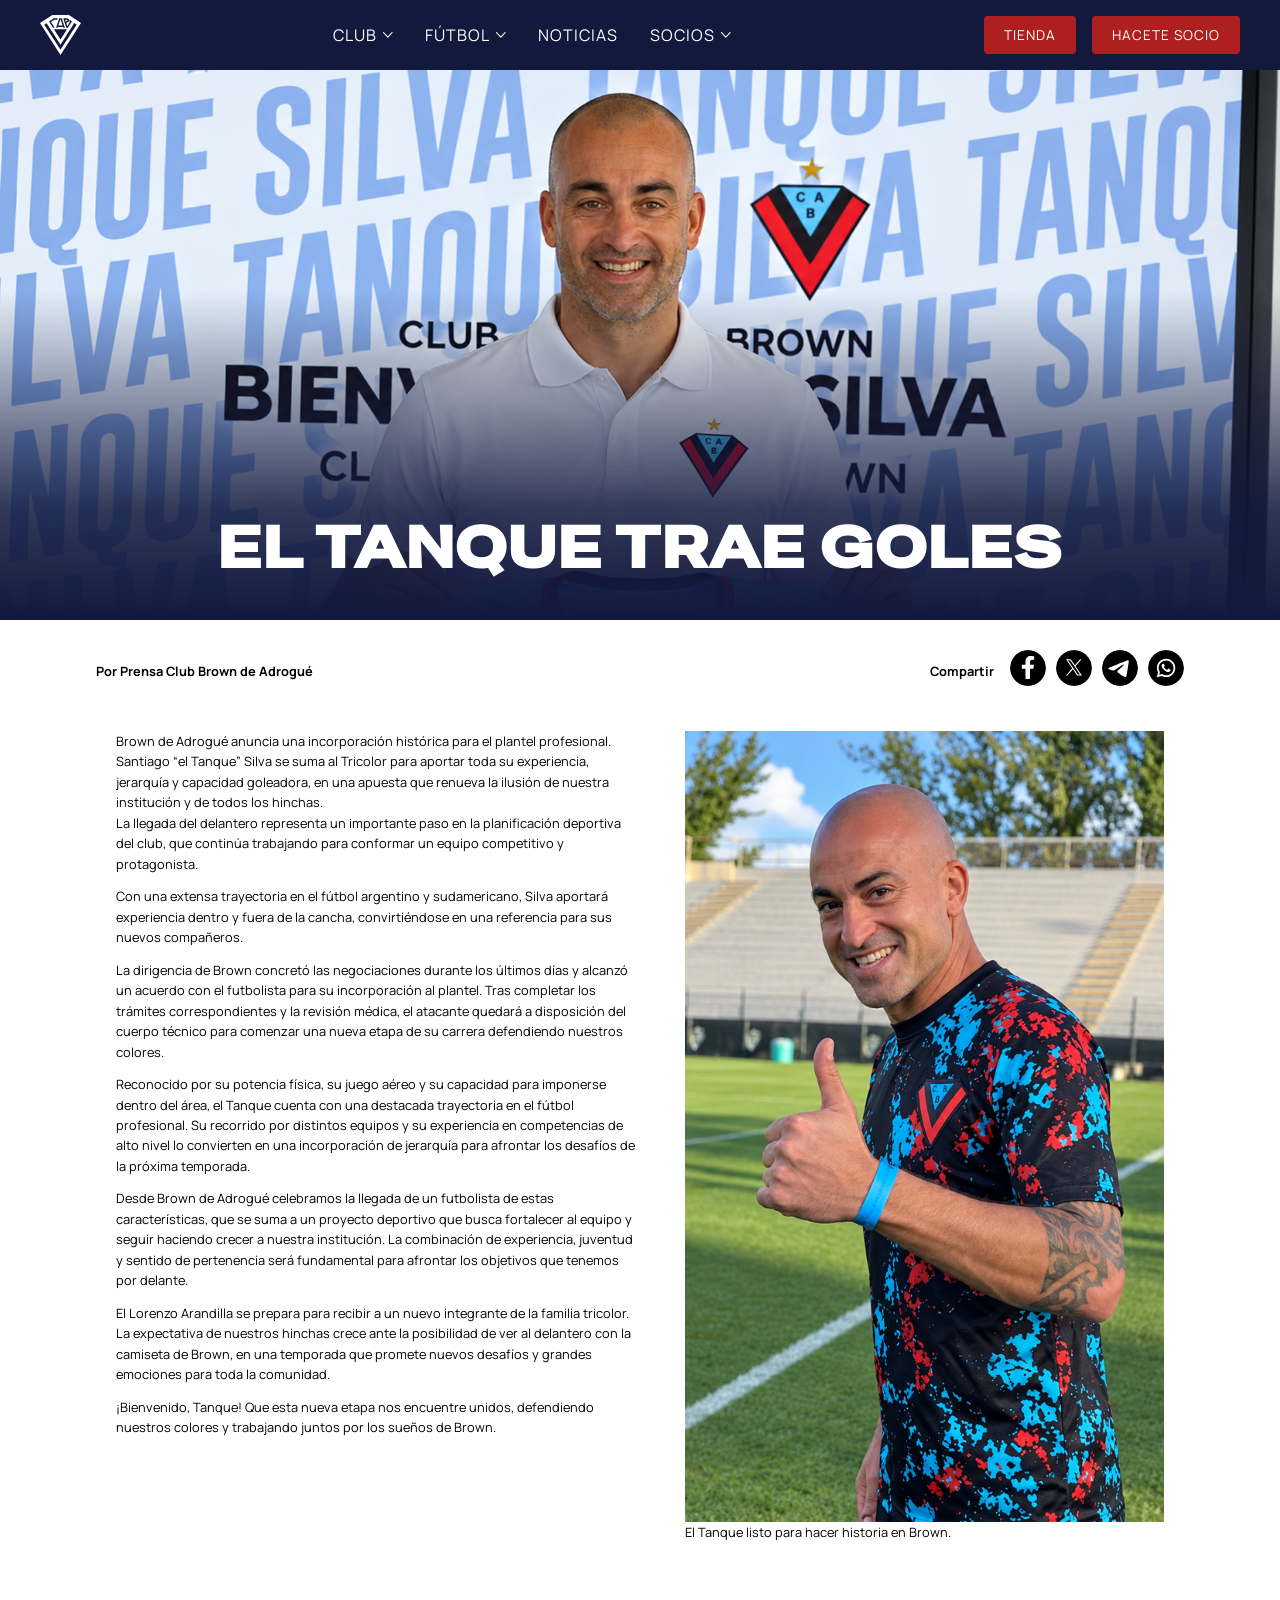
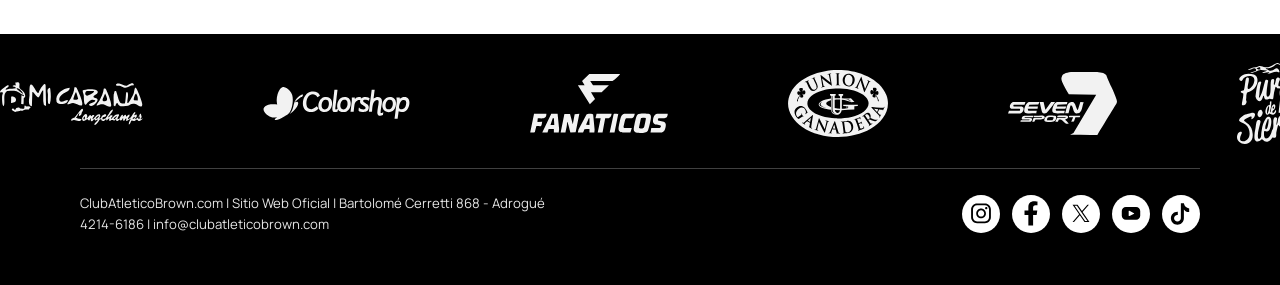
<file: noticias-tanque-silva.html>
<!DOCTYPE html>
<html>

  <head>
    <meta charset="utf-8" />
    <meta name="viewport" content="width=device-width, initial-scale=1.0">
    <title>Tanque Silva - Noticias - Club Atlético Brown</title>
    <link href="estilos.css" rel="stylesheet" type="text/css">
    <link rel="icon" href="imgs/favicon.ico" type="image/x-icon">
  </head>

  <body>

    <header class="cabecera">
      <nav class="nav-index">

        <a href="index.html" class="enlace-inicio">
          <img src="imgs/nav/logo-nav.svg" alt="Logo Club Atlético Brown" width="57" height="58" class="logo-club">
        </a>

        <input type="checkbox" id="menu-toggle" class="menu-toggle-checkbox">
        <label for="menu-toggle" class="menu-burger-btn" aria-label="Abrir menú">
          <img src="imgs/nav/icon-burger-menu.svg" alt="Menú" width="30" height="30">
        </label>

        <ul class="lista-menu">

          <li class="has-dropdown item-club-dropdown">
            <a href="club-historia.html" class="dropdown-toggle">
              CLUB
              <img src="imgs/nav/flecha.svg" alt="" class="icono-flecha" width="12" height="6">
            </a>
            <div class="dropdown-club">
              <ul>
                <li><a href="club-historia.html">HISTORIA</a></li>
                <li><a href="#instalaciones">INSTALACIONES</a></li>
                <li><a href="#disciplina">DISCIPLINA</a></li>
              </ul>
            </div>
          </li>

          <li class="has-dropdown item-futbol-dropdown">
            <a href="futbol-plantel.html" class="dropdown-toggle">
              FÚTBOL
              <img src="imgs/nav/flecha.svg" alt="" class="icono-flecha">
            </a>
            <div class="dropdown-futbol">
              <ul>
                <li><a href="futbol-plantel.html">PLANTEL</a></li>
                <li><a href="#palmares">PALMARES</a></li>
                <li><a href="#ascenso">ASCENSO</a></li>
              </ul>
            </div>
          </li>

          <li class="item-noticias">
            <a href="noticias.html">NOTICIAS</a>
          </li>

          <li class="has-dropdown item-socios-dropdown">
            <a href="socios.html" class="dropdown-toggle">
              SOCIOS
              <img src="imgs/nav/flecha.svg" alt="" class="icono-flecha">
            </a>
            <div class="dropdown-socios">
              <ul>
                <li><a href="socios.html">INGRESAR</a></li>
                <li><a href="socios.html#beneficios">BENEFICIOS</a></li>
                <li><a href="socios.html#preguntas">PREGUNTAS</a></li>
              </ul>
            </div>
          </li>

        </ul>

        <ul class="botones-nav">
          <li class="boton-tienda"><a href="shop.html">TIENDA</a></li>
          <li class="boton-hacete-socio"><a href="socios.html#popup-socios">HACETE SOCIO</a></li>
        </ul>

      </nav>
    </header>

    <main class="noticia-tanque-silva">
      <section class="hero-noticia">
        <img class="imagen-hero-noticia" src="imgs/noticia-tanque-silva/hero-tanque-silva.png" alt="hero-tanque-silva">
        <h1 class="titulo-hero-noticia">EL TANQUE TRAE GOLES</h1>
      </section>
      <div class="contenedor-noticia">
        <div class="barra-noticia">
          <p class="credito-noticia">Por Prensa Club Brown de Adrogué</p>
          <div class="compartir-noticia">
            <p class="label-compartir">Compartir</p>
            <ul class="lista-compartir">
              <li>
                <a class="enlace-compartir" href="#" aria-label="Compartir en Facebook">
                  <img src="imgs/noticia-tanque-silva/icon-noticias-facebook-off.svg" alt="Facebook"
                    class="icono-compartir-default" width="38px" height="38px">
                  <img src="imgs/noticia-tanque-silva/icon-noticias-facebook-on.svg " alt="Facebook"
                    class="icono-compartir-hover" width="38px" height="38px">
                </a>
              </li>
              <li>
                <a class="enlace-compartir" href="#" aria-label="Compartir en X">
                  <img src="imgs/noticia-tanque-silva/icon-noticias-x-off.svg" alt="Facebook"
                    class="icono-compartir-default" width="38px" height="38px">
                  <img src="imgs/noticia-tanque-silva/icon-noticias-x-on.svg " alt="x" class="icono-compartir-hover"
                    width="38px" height="38px">
                </a>
              </li>
              <li>
                <a class="enlace-compartir" href="#" aria-label="Compartir en Telegram">
                  <img src="imgs/noticia-tanque-silva/icon-noticias-telegram-off.svg" alt="telegram"
                    class="icono-compartir-default" width="38px" height="38px">
                  <img src="imgs/noticia-tanque-silva/icon-noticias-telegram-on.svg " alt="whatsapp"
                    class="icono-compartir-hover" width="38px" height="38px">
                </a>
              </li>
              <li>
                <a class="enlace-compartir" href="#" aria-label="Compartir en WhatsApp">
                  <img src="imgs/noticia-tanque-silva/icon-noticias-whatsapp-off.svg" alt="Facebook"
                    class="icono-compartir-default" width="38px" height="38px">
                  <img src="imgs/noticia-tanque-silva/icon-noticias-whatsapp-on.svg " alt="Facebook"
                    class="icono-compartir-hover" width="38px" height="38px">
                </a>
              </li>
            </ul>
          </div>
        </div>
        <article class="articulo-noticia">
          <div class="texto-noticia">
            <p class="parrafo-noticia">Brown de Adrogué anuncia una incorporación histórica para el plantel profesional.
              Santiago “el Tanque” Silva se suma al Tricolor para aportar toda su experiencia, jerarquía y capacidad
              goleadora, en una apuesta que renueva la ilusión de nuestra institución y de todos los hinchas.
              <br>La llegada del delantero representa un importante paso en la planificación deportiva del club, que
              continúa trabajando para conformar un equipo competitivo y protagonista.
            </p>
            <p class="parrafo-noticia">Con una extensa trayectoria en el fútbol argentino y sudamericano, Silva aportará
              experiencia dentro y fuera de la cancha, convirtiéndose en una referencia para sus nuevos compañeros.</p>
            <p class="parrafo-noticia">La dirigencia de Brown concretó las negociaciones durante los últimos días y
              alcanzó un acuerdo con el futbolista para su incorporación al plantel. Tras completar los trámites
              correspondientes y la revisión médica, el atacante quedará a disposición del cuerpo técnico para comenzar
              una nueva etapa de su carrera defendiendo nuestros colores.</p>
            <p class="parrafo-noticia">Reconocido por su potencia física, su juego aéreo y su capacidad para imponerse
              dentro del área, el Tanque cuenta con una destacada trayectoria en el fútbol profesional. Su recorrido por
              distintos equipos y su experiencia en competencias de alto nivel lo convierten en una incorporación de
              jerarquía para afrontar los desafíos de la próxima temporada.</p>
            <p class="parrafo-noticia">Desde Brown de Adrogué celebramos la llegada de un futbolista de estas
              características, que se suma a un proyecto deportivo que busca fortalecer al equipo y seguir haciendo crecer
              a nuestra institución. La combinación de experiencia, juventud y sentido de pertenencia será fundamental
              para afrontar los objetivos que tenemos por delante.</p>
            <p class="parrafo-noticia">El Lorenzo Arandilla se prepara para recibir a un nuevo integrante de la familia
              tricolor. La expectativa de nuestros hinchas crece ante la posibilidad de ver al delantero con la camiseta
              de Brown, en una temporada que promete nuevos desafíos y grandes emociones para toda la comunidad.</p>
            <p class="parrafo-noticia">¡Bienvenido, Tanque! Que esta nueva etapa nos encuentre unidos, defendiendo
              nuestros colores y trabajando juntos por los sueños de Brown.</p>
          </div>
          <figure class="figura-noticia">
            <img class="imagen-noticia" src="imgs/noticia-tanque-silva/tanque-silva-entrenamiento.png"
              alt="Santiago Silva festejando un gol">
            <figcaption class="pie-imagen-noticia">El Tanque listo para hacer historia en Brown.</figcaption>
          </figure>
        </article>
    </main>

    <footer class="footer-index">
      <div class="animation-footer">
        <div class="items-animacion-footer">
          <img src="imgs/footer/sponsors/mi-cabana-logo.svg" alt="Mi Cabaña Longchamps" class="sponsor-logo" width="143"
            height="43">
          <img src="imgs/footer/sponsors/colorshop-logo.svg" alt="Colorshop" class="sponsor-logo" width="147" height="35">
          <img src="imgs/footer/sponsors/fanaticos-logo.svg" alt="Fanáticos" class="sponsor-logo" width="138" height="60">
          <img src="imgs/footer/sponsors/union-ganadera-logo.svg" alt="Unión Ganadera" class="sponsor-logo" width="100"
            height="69">
          <img src="imgs/footer/sponsors/seven-sport-logo.svg" alt="Seven Sport" class="sponsor-logo" width="109"
            height="64">
          <img src="imgs/footer/sponsors/pureza-de-las-sierras-logo.svg" alt="Pureza de las Sierras" class="sponsor-logo"
            width="83" height="81">
          <img src="imgs/footer/sponsors/sportsbet-logo.svg" alt="Sportsbet.io" class="sponsor-logo" width="169"
            height="35">

          <img src="imgs/footer/sponsors/mi-cabana-logo.svg" alt="Mi Cabaña Longchamps" class="sponsor-logo" width="143"
            height="43">
          <img src="imgs/footer/sponsors/colorshop-logo.svg" alt="Colorshop" class="sponsor-logo" width="147" height="35">
          <img src="imgs/footer/sponsors/fanaticos-logo.svg" alt="Fanáticos" class="sponsor-logo" width="138" height="60">
          <img src="imgs/footer/sponsors/union-ganadera-logo.svg" alt="Unión Ganadera" class="sponsor-logo" width="100"
            height="69">
          <img src="imgs/footer/sponsors/seven-sport-logo.svg" alt="Seven Sport" class="sponsor-logo" width="109"
            height="64">
          <img src="imgs/footer/sponsors/pureza-de-las-sierras-logo.svg" alt="Pureza de las Sierras" class="sponsor-logo"
            width="83" height="81">
          <img src="imgs/footer/sponsors/sportsbet-logo.svg" alt="Sportsbet.io" class="sponsor-logo" width="169"
            height="35">
        </div>
      </div>

      <section class="info-footer">
        <hr class="separador-footer">

        <div class="contenido-footer">
          <p class="copyright-footer">
            ClubAtleticoBrown.com | Sitio Web Oficial | Bartolomé Cerretti 868 - Adrogué<br>
            4214-6186 | info@clubatleticobrown.com
          </p>

          <div class="redes-sociales">

            <a href="https://www.instagram.com/cabrown_adrogue/" target="_blank" rel="noopener" class="enlace-logo-instagram"
              aria-label="Instagram">
              <img src="imgs/footer/icon-rrss/icon-nav-instagram-off.svg" alt="" class="icono-default" width="38px"
                height="38px">
              <img src="imgs/footer/icon-rrss/icon-nav-instagram-on.svg" alt="" class="icono-hover" width="38px"
                height="38px">
            </a>

            <a href="https://www.facebook.com/cabrowndeadrogue?locale=es_LA" target="_blank" rel="noopener" class="enlace-logo-facebook"
              aria-label="Facebook">
              <img src="imgs/footer/icon-rrss/icon-nav-facebook-off.svg" alt="" class="icono-default" width="38px"
                height="38px">
              <img src="imgs/footer/icon-rrss/icon-nav-facebook-on.svg" alt="" class="icono-hover" width="38px"
                height="38px">
            </a>

            <a href="https://x.com/CABrown_Oficial" target="_blank" rel="noopener" class="enlace-logo-x" aria-label="X">
              <img src="imgs/footer/icon-rrss/icon-nav-x-off.svg" alt="" class="icono-default" width="38px" height="38px">
              <img src="imgs/footer/icon-rrss/icon-nav-x-on.svg" alt="" class="icono-hover" width="38px" height="38px">
            </a>

            <a href="https://www.youtube.com/@TricoVoley2026" target="_blank" rel="noopener" class="enlace-logo-youtube" aria-label="YouTube">
              <img src="imgs/footer/icon-rrss/icon-nav-youtube-off.svg" alt="" class="icono-default" width="38px"
                height="38px">
              <img src="imgs/footer/icon-rrss/icon-nav-youtube-on.svg" alt="" class="icono-hover" width="38px"
                height="38px">
            </a>

            <a href="https://www.tiktok.com/@browndeadrogue" target="_blank" rel="noopener" class="enlace-logo-tiktok" aria-label="TikTok">
              <img src="imgs/footer/icon-rrss/icon-nav-tiktok-off.svg" alt="" class="icono-default" width="38px"
                height="38px">
              <img src="imgs/footer/icon-rrss/icon-nav-tiktok-on.svg" alt="" class="icono-hover" width="38px"
                height="38px">
            </a>
          </div>
        </div>
      </section>
    </footer>
  </body>

</html>
</file>
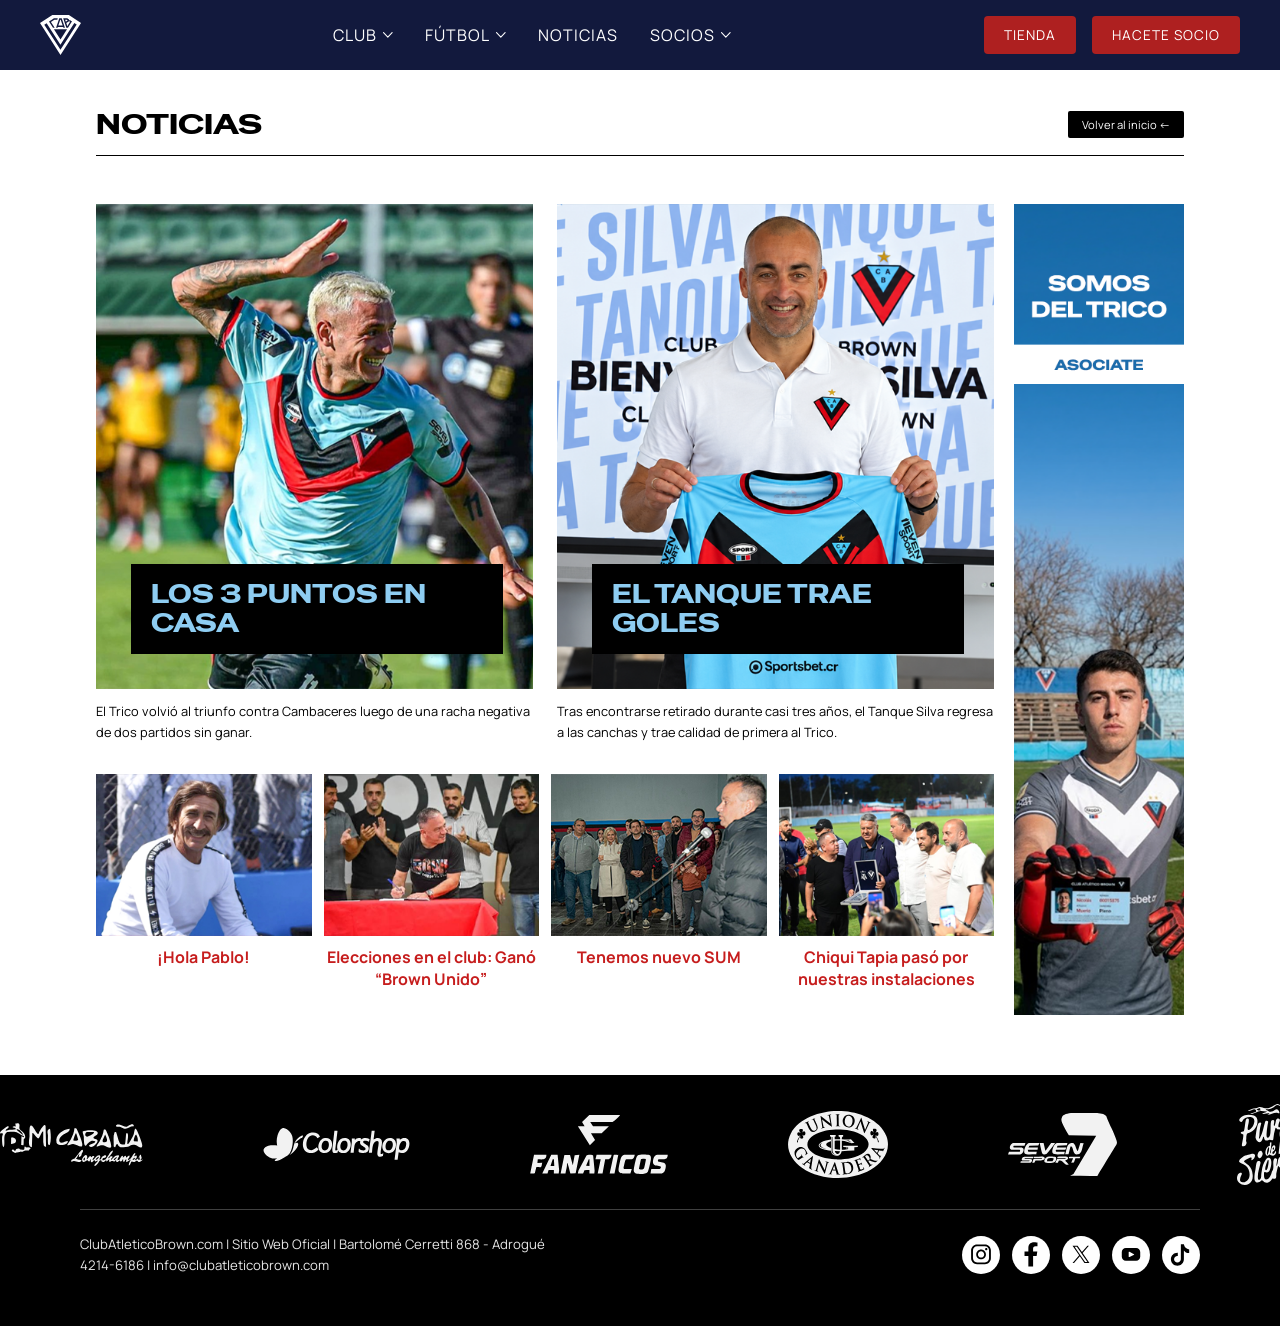
<file: noticias.html>
<!DOCTYPE html>
<html>

<head>
  <meta charset="utf-8" />
  <meta name="viewport" content="width=device-width, initial-scale=1.0">
  <title>Noticias - Club Atlético Brown</title>
  <link href="estilos.css" rel="stylesheet" type="text/css">
  <link rel="icon" href="imgs/favicon.ico" type="image/x-icon">
</head>

<body>
  <header class="cabecera">
    <nav class="nav-index">

      <a href="index.html" class="enlace-inicio">
        <img src="imgs/nav/logo-nav.svg" alt="Logo Club Atlético Brown" width="57" height="58" class="logo-club">
      </a>

      <ul class="lista-menu">

        <li class="has-dropdown item-club-dropdown">
          <a href="club-historia.html" class="dropdown-toggle">
            CLUB
            <img src="imgs/nav/flecha.svg" alt="" class="icono-flecha" width="12" height="6">
          </a>
          <div class="dropdown-club">
            <ul>
              <li><a href="club-historia.html">HISTORIA</a></li>
              <li><a href="#instalaciones">INSTALACIONES</a></li>
              <li><a href="#disciplina">DISCIPLINA</a></li>
            </ul>
          </div>
        </li>

        <li class="has-dropdown item-futbol-dropdown">
          <a href="futbol-plantel.html" class="dropdown-toggle">
            FÚTBOL
            <img src="imgs/nav/flecha.svg" alt="" class="icono-flecha">
          </a>
          <div class="dropdown-futbol">
            <ul>
              <li><a href="futbol-plantel.html">PLANTEL</a></li>
              <li><a href="#palmares">PALMARES</a></li>
              <li><a href="#ascenso">ASCENSO</a></li>
            </ul>
          </div>
        </li>

        <li class="item-noticias">
          <a href="noticias.html">NOTICIAS</a>
        </li>

        <li class="has-dropdown item-socios-dropdown">
          <a href="socios.html" class="dropdown-toggle">
            SOCIOS
            <img src="imgs/nav/flecha.svg" alt="" class="icono-flecha">
          </a>
          <div class="dropdown-socios">
            <ul>
              <li><a href="socios.html">INGRESAR</a></li>
              <li><a href="socios.html#beneficios">BENEFICIOS</a></li>
              <li><a href="socios.html#preguntas">PREGUNTAS</a></li>
            </ul>
          </div>
        </li>

      </ul>

      <ul class="botones-nav">
        <li class="boton-tienda"><a href="shop.html">TIENDA</a></li>
        <li class="boton-hacete-socio"><a href="socios.html#popup-socios">HACETE SOCIO</a></li>
      </ul>

    </nav>
  </header>
  <!-- Acá comienza el main -->
  <main class="body-noticias">
    <div class="encabezado">
      <h1 class="titulo-pagina">NOTICIAS</h1>
      <a href="index.html" class="boton-volver">Volver al inicio ←</a>
    </div>
    <hr class="separador">
    </hr>
    <section class="contenido-noticias">
      <div class="columna-izquierda">
        <div class="noticias-destacadas">
          <article class="tarjeta-destacada">
            <div class="imagen-tarjeta">
              <img src="imgs/noticias/noticia-partido.png" alt="Los 3 puntos en casa">
              <h2 class="etiqueta-titulo">LOS 3 PUNTOS EN CASA</h2>
            </div>
            <p class="bajada">El Trico volvió al triunfo contra Cambaceres luego de una racha negativa de dos partidos
              sin ganar.</p>
          </article>
          <article class="tarjeta-destacada">
            <a href="noticias-tanque-silva.html" class="enlace-tarjeta">
              <div class="imagen-tarjeta">
                <img src="imgs/noticias/noticia-silva.png" alt="El Tanque trae goles">
                <h2 class="etiqueta-titulo">EL TANQUE TRAE GOLES</h2>
              </div>
            </a>
            <p class="bajada">Tras encontrarse retirado durante casi tres años, el Tanque Silva regresa a las canchas y
              trae calidad de primera al Trico.</p>
          </article>
        </div>
        <div class="noticias-secundarias">
          <article class="tarjeta-secundaria">
            <a href="noticias-tanque-silva.html">
              <img src="imgs/noticias/noticia-vico.png" alt="¡Hola Pablo!">
              <h3 class="titulo-secundario">¡Hola Pablo!</h3>
            </a>
          </article>
          <article class="tarjeta-secundaria">
            <img src="imgs/noticias/noticia-elecciones.png" alt="Elecciones en el club">
            <h3 class="titulo-secundario">Elecciones en el club: Ganó “Brown Unido”</h3>
          </article>
          <article class="tarjeta-secundaria">
            <img src="imgs/noticias/noticia-sum.png" alt="Tenemos nuevo SUM">
            <h3 class="titulo-secundario">Tenemos nuevo SUM</h3>
          </article>
          <article class="tarjeta-secundaria">
            <img src="imgs/noticias/noticia-chiqui.png" alt="Chiqui Tapia pasó por nuestras instalaciones">
            <h3 class="titulo-secundario">Chiqui Tapia pasó por nuestras instalaciones</h3>
          </article>
        </div>
      </div>
      <aside class="columna-derecha">
        <a href="shop.html" class="enlace-banner">
          <img class="banner-socios" src="imgs/noticias/banner-asociate.png" alt="Somos del Trico - Asociate">
        </a>
      </aside>
    </section>
  </main>
  <footer class="footer-index">

    <div class="animation-footer">
      <div class="items-animacion-footer">
        <img src="imgs/footer/sponsors/mi-cabana-logo.svg" alt="Mi Cabaña Longchamps" class="sponsor-logo" width="143"
          height="43">
        <img src="imgs/footer/sponsors/colorshop-logo.svg" alt="Colorshop" class="sponsor-logo" width="147" height="35">
        <img src="imgs/footer/sponsors/fanaticos-logo.svg" alt="Fanáticos" class="sponsor-logo" width="138" height="60">
        <img src="imgs/footer/sponsors/union-ganadera-logo.svg" alt="Unión Ganadera" class="sponsor-logo" width="100"
          height="69">
        <img src="imgs/footer/sponsors/seven-sport-logo.svg" alt="Seven Sport" class="sponsor-logo" width="109"
          height="64">
        <img src="imgs/footer/sponsors/pureza-de-las-sierras-logo.svg" alt="Pureza de las Sierras" class="sponsor-logo"
          width="83" height="81">
        <img src="imgs/footer/sponsors/sportsbet-logo.svg" alt="Sportsbet.io" class="sponsor-logo" width="169"
          height="35">

        <img src="imgs/footer/sponsors/mi-cabana-logo.svg" alt="Mi Cabaña Longchamps" class="sponsor-logo" width="143"
          height="43">
        <img src="imgs/footer/sponsors/colorshop-logo.svg" alt="Colorshop" class="sponsor-logo" width="147" height="35">
        <img src="imgs/footer/sponsors/fanaticos-logo.svg" alt="Fanáticos" class="sponsor-logo" width="138" height="60">
        <img src="imgs/footer/sponsors/union-ganadera-logo.svg" alt="Unión Ganadera" class="sponsor-logo" width="100"
          height="69">
        <img src="imgs/footer/sponsors/seven-sport-logo.svg" alt="Seven Sport" class="sponsor-logo" width="109"
          height="64">
        <img src="imgs/footer/sponsors/pureza-de-las-sierras-logo.svg" alt="Pureza de las Sierras" class="sponsor-logo"
          width="83" height="81">
        <img src="imgs/footer/sponsors/sportsbet-logo.svg" alt="Sportsbet.io" class="sponsor-logo" width="169"
          height="35">
      </div>
    </div>

    <section class="info-footer">
      <hr class="separador-footer">

      <div class="contenido-footer">
        <p class="copyright-footer">
          ClubAtleticoBrown.com | Sitio Web Oficial | Bartolomé Cerretti 868 - Adrogué<br>
          4214-6186 | info@clubatleticobrown.com
        </p>

        <div class="redes-sociales">

          <a href="https://www.instagram.com/cabrown_adrogue/" target="_blank" rel="noopener" class="enlace-logo-instagram"
            aria-label="Instagram">
            <img src="imgs/footer/icon-rrss/icon-nav-instagram-off.svg" alt="" class="icono-default" width="38px"
              height="38px">
            <img src="imgs/footer/icon-rrss/icon-nav-instagram-on.svg" alt="" class="icono-hover" width="38px"
              height="38px">
          </a>

          <a href="https://www.facebook.com/cabrowndeadrogue?locale=es_LA" target="_blank" rel="noopener" class="enlace-logo-facebook"
            aria-label="Facebook">
            <img src="imgs/footer/icon-rrss/icon-nav-facebook-off.svg" alt="" class="icono-default" width="38px"
              height="38px">
            <img src="imgs/footer/icon-rrss/icon-nav-facebook-on.svg" alt="" class="icono-hover" width="38px"
              height="38px">
          </a>

          <a href="https://x.com/CABrown_Oficial" target="_blank" rel="noopener" class="enlace-logo-x" aria-label="X">
            <img src="imgs/footer/icon-rrss/icon-nav-x-off.svg" alt="" class="icono-default" width="38px" height="38px">
            <img src="imgs/footer/icon-rrss/icon-nav-x-on.svg" alt="" class="icono-hover" width="38px" height="38px">
          </a>

          <a href="https://www.youtube.com/@TricoVoley2026" target="_blank" rel="noopener" class="enlace-logo-youtube" aria-label="YouTube">
            <img src="imgs/footer/icon-rrss/icon-nav-youtube-off.svg" alt="" class="icono-default" width="38px"
              height="38px">
            <img src="imgs/footer/icon-rrss/icon-nav-youtube-on.svg" alt="" class="icono-hover" width="38px"
              height="38px">
          </a>

          <a href="https://www.tiktok.com/@browndeadrogue" target="_blank" rel="noopener" class="enlace-logo-tiktok" aria-label="TikTok">
            <img src="imgs/footer/icon-rrss/icon-nav-tiktok-off.svg" alt="" class="icono-default" width="38px"
              height="38px">
            <img src="imgs/footer/icon-rrss/icon-nav-tiktok-on.svg" alt="" class="icono-hover" width="38px"
              height="38px">
          </a>
        </div>
      </div>
    </section>
  </footer>

</body>

</html>
</file>
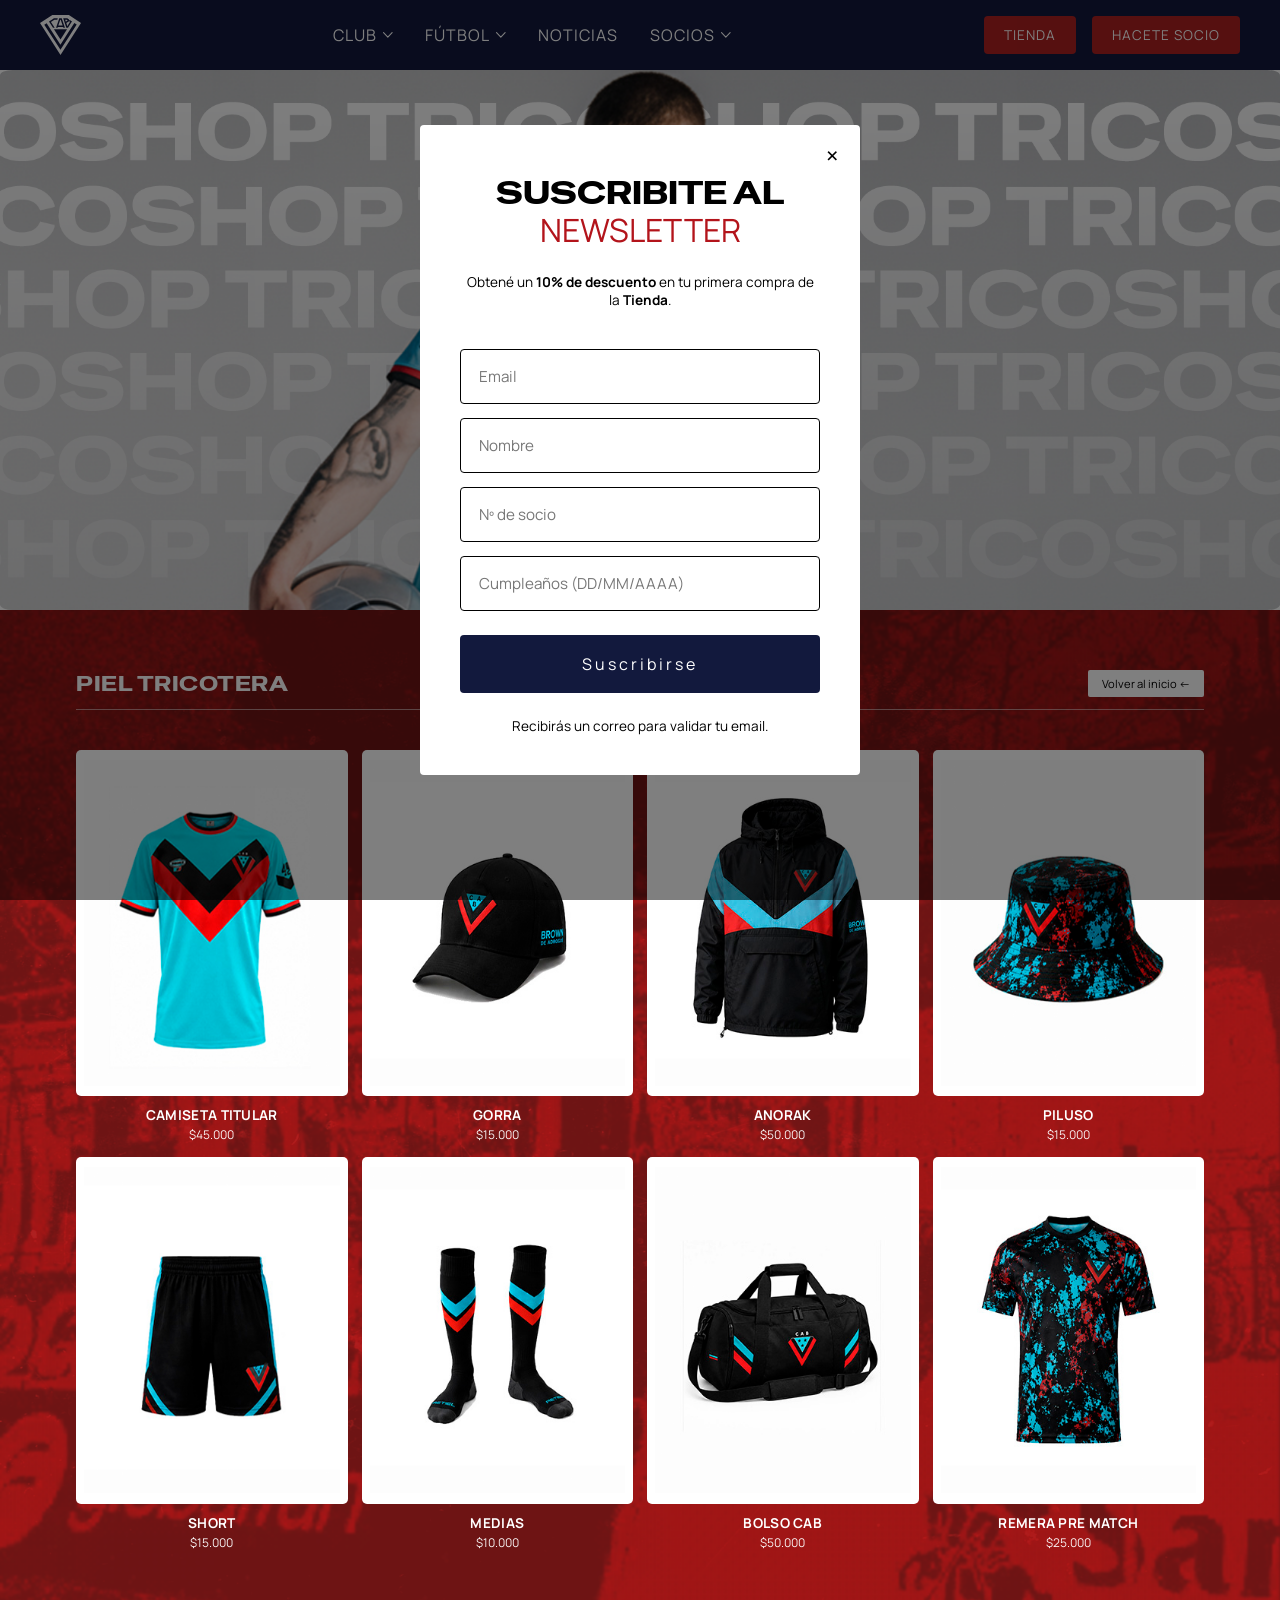
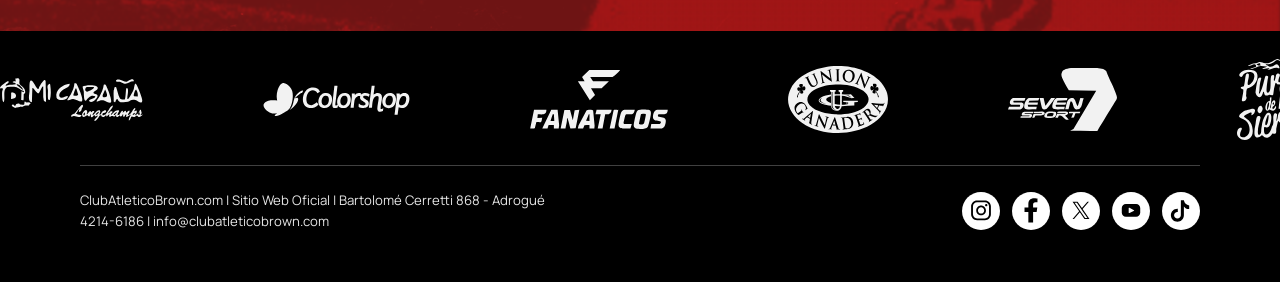
<file: shop.html>
<!DOCTYPE html>
<html lang="es">

<head>
    <meta charset="utf-8" />
    <meta name="viewport" content="width=device-width, initial-scale=1.0">
    <title>Tienda - Club Atlético Brown</title>
    <link href="estilos.css" rel="stylesheet" type="text/css">
    <link rel="icon" href="imgs/favicon.ico" type="image/x-icon">
</head>

<body>

    <header class="cabecera">
        <nav class="nav-index">

            <a href="index.html" class="enlace-inicio">
                <img src="imgs/nav/logo-nav.svg" alt="Logo Club Atlético Brown" width="57" height="58"
                    class="logo-club">
            </a>

            <ul class="lista-menu">

                <li class="has-dropdown item-club-dropdown">
                    <a href="club-historia.html" class="dropdown-toggle">
                        CLUB
                        <img src="imgs/nav/flecha.svg" alt="" class="icono-flecha" width="12" height="6">
                    </a>
                    <div class="dropdown-club">
                        <ul>
                            <li><a href="club-historia.html">HISTORIA</a></li>
                            <li><a href="#instalaciones">INSTALACIONES</a></li>
                            <li><a href="#disciplina">DISCIPLINA</a></li>
                        </ul>
                    </div>
                </li>

                <li class="has-dropdown item-futbol-dropdown">
                    <a href="futbol-plantel.html" class="dropdown-toggle">
                        FÚTBOL
                        <img src="imgs/nav/flecha.svg" alt="" class="icono-flecha">
                    </a>
                    <div class="dropdown-futbol">
                        <ul>
                            <li><a href="futbol-plantel.html">PLANTEL</a></li>
                            <li><a href="#palmares">PALMARES</a></li>
                            <li><a href="#ascenso">ASCENSO</a></li>
                        </ul>
                    </div>
                </li>

                <li class="item-noticias">
                    <a href="noticias.html">NOTICIAS</a>
                </li>

                <li class="has-dropdown item-socios-dropdown">
                    <a href="socios.html" class="dropdown-toggle">
                        SOCIOS
                        <img src="imgs/nav/flecha.svg" alt="" class="icono-flecha">
                    </a>
                    <div class="dropdown-socios">
                        <ul>
                            <li><a href="socios.html">INGRESAR</a></li>
                            <li><a href="socios.html#beneficios">BENEFICIOS</a></li>
                            <li><a href="socios.html#preguntas">PREGUNTAS</a></li>
                        </ul>
                    </div>
                </li>

            </ul>

            <ul class="botones-nav">
                <li class="boton-tienda"><a href="shop.html">TIENDA</a></li>
                <li class="boton-hacete-socio"><a href="socios.html#popup-socios">HACETE SOCIO</a></li>
            </ul>

        </nav>
    </header>

    <section class="hero">
        <img src="imgs/shop/banner-shop.png" alt="Shop Tricolor Banner" class="hero-img">
    </section>

    <main class="shop">
        <div class="shop-container">

            <div class="shop-header">
                <h2>PIEL TRICOTERA</h2>
                <a href="index.html" class="btn-volver">Volver al inicio ←</a>
            </div>

            <div class="productos-grid">

                <article class="producto-card">
                    <div class="producto-img">
                        <img src="imgs/shop/camiseta-titular.png" alt="Camiseta titular">
                    </div>
                    <h3>CAMISETA TITULAR</h3>
                    <p class="precio">$45.000</p>
                </article>

                <article class="producto-card">
                    <div class="producto-img">
                        <img src="imgs/shop/gorra.png" alt="Gorra">
                    </div>
                    <h3>GORRA</h3>
                    <p class="precio">$15.000</p>
                </article>

                <article class="producto-card">
                    <a href="shop-producto.html">
                        <div class="producto-img">
                            <img src="imgs/shop/anorak.png" alt="Anorak">
                        </div>
                        <h3>ANORAK</h3>
                    </a>
                    <p class="precio">$50.000</p>
                </article>

                <article class="producto-card">
                    <div class="producto-img">
                        <img src="imgs/shop/piluso.png" alt="Piluso">
                    </div>
                    <h3>PILUSO</h3>
                    <p class="precio">$15.000</p>
                </article>

                <article class="producto-card">
                    <div class="producto-img">
                        <img src="imgs/shop/short.png" alt="Short">
                    </div>
                    <h3>SHORT</h3>
                    <p class="precio">$15.000</p>
                </article>

                <article class="producto-card">
                    <div class="producto-img">
                        <img src="imgs/shop/medias.png" alt="Medias">
                    </div>
                    <h3>MEDIAS</h3>
                    <p class="precio">$10.000</p>
                </article>

                <article class="producto-card">
                    <div class="producto-img">
                        <img src="imgs/shop/bolso.png" alt="Bolso cab">
                    </div>
                    <h3>BOLSO CAB</h3>
                    <p class="precio">$50.000</p>
                </article>

                <article class="producto-card">
                    <div class="producto-img">
                        <img src="imgs/shop/camiseta-prematch.png" alt="Remera pre match">
                    </div>
                    <h3>REMERA PRE MATCH</h3>
                    <p class="precio">$25.000</p>
                </article>

            </div>
        </div>
    </main>
    <footer class="footer-index">

        <div class="animation-footer">
            <div class="items-animacion-footer">
                <img src="imgs/footer/sponsors/mi-cabana-logo.svg" alt="Mi Cabaña Longchamps" class="sponsor-logo"
                    width="143" height="43">
                <img src="imgs/footer/sponsors/colorshop-logo.svg" alt="Colorshop" class="sponsor-logo" width="147"
                    height="35">
                <img src="imgs/footer/sponsors/fanaticos-logo.svg" alt="Fanáticos" class="sponsor-logo" width="138"
                    height="60">
                <img src="imgs/footer/sponsors/union-ganadera-logo.svg" alt="Unión Ganadera" class="sponsor-logo"
                    width="100" height="69">
                <img src="imgs/footer/sponsors/seven-sport-logo.svg" alt="Seven Sport" class="sponsor-logo" width="109"
                    height="64">
                <img src="imgs/footer/sponsors/pureza-de-las-sierras-logo.svg" alt="Pureza de las Sierras"
                    class="sponsor-logo" width="83" height="81">
                <img src="imgs/footer/sponsors/sportsbet-logo.svg" alt="Sportsbet.io" class="sponsor-logo" width="169"
                    height="35">

                <img src="imgs/footer/sponsors/mi-cabana-logo.svg" alt="Mi Cabaña Longchamps" class="sponsor-logo"
                    width="143" height="43">
                <img src="imgs/footer/sponsors/colorshop-logo.svg" alt="Colorshop" class="sponsor-logo" width="147"
                    height="35">
                <img src="imgs/footer/sponsors/fanaticos-logo.svg" alt="Fanáticos" class="sponsor-logo" width="138"
                    height="60">
                <img src="imgs/footer/sponsors/union-ganadera-logo.svg" alt="Unión Ganadera" class="sponsor-logo"
                    width="100" height="69">
                <img src="imgs/footer/sponsors/seven-sport-logo.svg" alt="Seven Sport" class="sponsor-logo" width="109"
                    height="64">
                <img src="imgs/footer/sponsors/pureza-de-las-sierras-logo.svg" alt="Pureza de las Sierras"
                    class="sponsor-logo" width="83" height="81">
                <img src="imgs/footer/sponsors/sportsbet-logo.svg" alt="Sportsbet.io" class="sponsor-logo" width="169"
                    height="35">
            </div>
        </div>

        <section class="info-footer">
            <hr class="separador-footer">

            <div class="contenido-footer">
                <p class="copyright-footer">
                    ClubAtleticoBrown.com | Sitio Web Oficial | Bartolomé Cerretti 868 - Adrogué<br>
                    4214-6186 | info@clubatleticobrown.com
                </p>

                <div class="redes-sociales">

                    <a href="https://www.instagram.com/cabrown_adrogue/" target="_blank" rel="noopener" class="enlace-logo-instagram"
                        aria-label="Instagram">
                        <img src="imgs/footer/icon-rrss/icon-nav-instagram-off.svg" alt="" class="icono-default" width="38px"
                        height="38px">
                        <img src="imgs/footer/icon-rrss/icon-nav-instagram-on.svg" alt="" class="icono-hover" width="38px"
                        height="38px">
                    </a>

                    <a href="https://www.facebook.com/cabrowndeadrogue?locale=es_LA" target="_blank" rel="noopener" class="enlace-logo-facebook"
                        aria-label="Facebook">
                        <img src="imgs/footer/icon-rrss/icon-nav-facebook-off.svg" alt="" class="icono-default" width="38px"
                        height="38px">
                        <img src="imgs/footer/icon-rrss/icon-nav-facebook-on.svg" alt="" class="icono-hover" width="38px"
                        height="38px">
                    </a>

                    <a href="https://x.com/CABrown_Oficial" target="_blank" rel="noopener" class="enlace-logo-x" aria-label="X">
                        <img src="imgs/footer/icon-rrss/icon-nav-x-off.svg" alt="" class="icono-default" width="38px" height="38px">
                        <img src="imgs/footer/icon-rrss/icon-nav-x-on.svg" alt="" class="icono-hover" width="38px" height="38px">
                    </a>

                    <a href="https://www.youtube.com/@TricoVoley2026" target="_blank" rel="noopener" class="enlace-logo-youtube" aria-label="YouTube">
                        <img src="imgs/footer/icon-rrss/icon-nav-youtube-off.svg" alt="" class="icono-default" width="38px"
                        height="38px">
                        <img src="imgs/footer/icon-rrss/icon-nav-youtube-on.svg" alt="" class="icono-hover" width="38px"
                        height="38px">
                    </a>

                    <a href="https://www.tiktok.com/@browndeadrogue" target="_blank" rel="noopener" class="enlace-logo-tiktok" aria-label="TikTok">
                        <img src="imgs/footer/icon-rrss/icon-nav-tiktok-off.svg" alt="" class="icono-default" width="38px"
                        height="38px">
                        <img src="imgs/footer/icon-rrss/icon-nav-tiktok-on.svg" alt="" class="icono-hover" width="38px"
                        height="38px">
                    </a>
                    </div>
            </div>
        </section>
    </footer>


    <div class="nl-overlay" id="newsletter" aria-hidden="true">
        <div class="nl-modal" role="dialog" aria-modal="true" aria-labelledby="nl-titulo">

            <button type="button" class="nl-cerrar" id="nl-cerrar" aria-label="Cerrar">&times;</button>

            <h2 id="nl-titulo">
                SUSCRIBITE AL
                <span>NEWSLETTER</span>
            </h2>

            <p class="nl-texto">
                Obtené un <strong>10% de descuento</strong> en tu primera compra de la <strong>Tienda</strong>.
            </p>

            <form class="nl-form" id="nl-form">
                <input type="email" placeholder="Email" required>
                <input type="text" placeholder="Nombre">
                <input type="text" placeholder="Nº de socio">
                <input type="text" placeholder="Cumpleaños (DD/MM/AAAA)">
                <button type="submit" class="nl-enviar">Suscribirse</button>
            </form>

            <p class="nl-aviso">Recibirás un correo para validar tu email.</p>

        </div>
    </div>

    <script>
        document.addEventListener('DOMContentLoaded', () => {
            const nlOverlay = document.getElementById('newsletter');
            const nlCerrar = document.getElementById('nl-cerrar');
            const nlForm = document.getElementById('nl-form');

            if (!nlOverlay) {
                console.error('No se encontró #newsletter: revisá que el popup esté dentro del body.');
                return;
            }

            function abrirNewsletter() {
                nlOverlay.classList.add('abierto');
                nlOverlay.setAttribute('aria-hidden', 'false');
            }

            function cerrarNewsletter() {
                nlOverlay.classList.remove('abierto');
                nlOverlay.setAttribute('aria-hidden', 'true');
            }

            setTimeout(abrirNewsletter, 1000);

            nlCerrar.addEventListener('click', cerrarNewsletter);

            nlOverlay.addEventListener('click', (e) => {
                if (e.target === nlOverlay) cerrarNewsletter();
            });

            document.addEventListener('keydown', (e) => {
                if (e.key === 'Escape') cerrarNewsletter();
            });

            nlForm.addEventListener('submit', (e) => {
                e.preventDefault();
                cerrarNewsletter();
            });
        });
    </script>

</body>

</html>
</file>
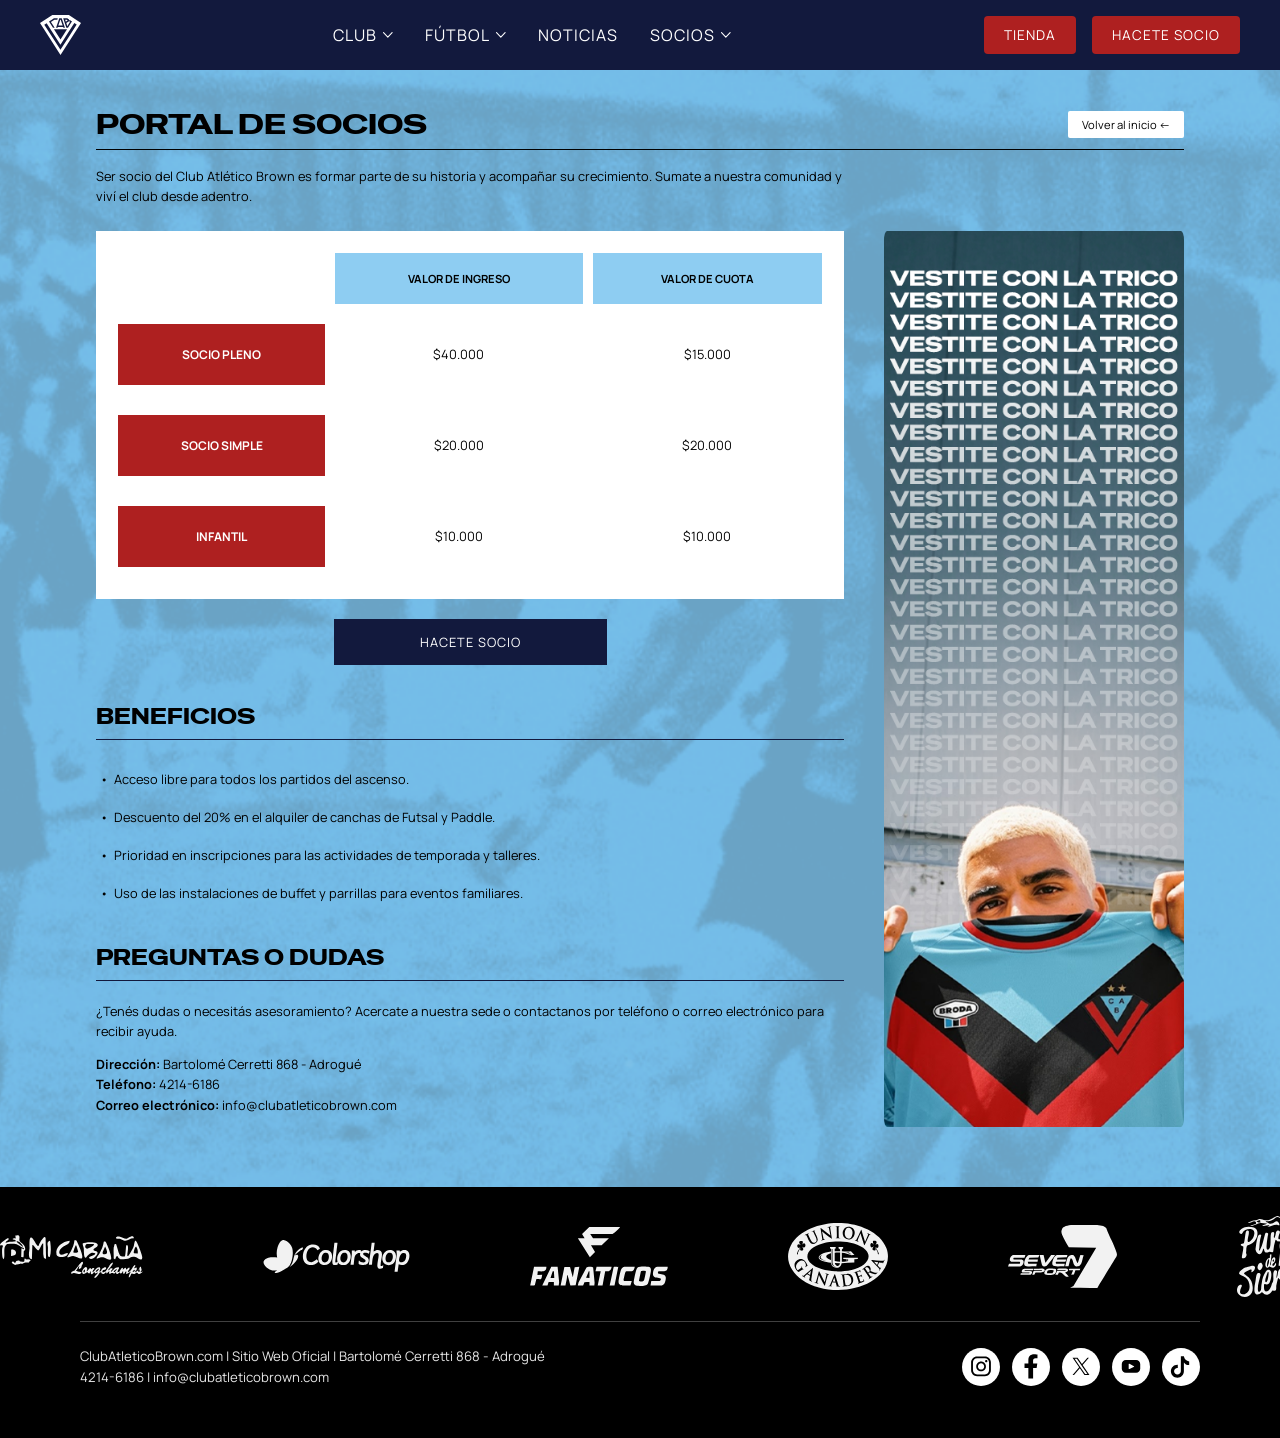
<file: socios.html>
<!DOCTYPE html>
<html lang="es">

<head>
    <meta charset="UTF-8">
    <meta name="viewport" content="width=device-width, initial-scale=1.0">
    <title>Socios - Club Atlético Brown</title>
    <link rel="stylesheet" href="estilos.css">
    <link rel="icon" href="imgs/favicon.ico" type="image/x-icon">
</head>

<body class="pagina-socios">

    <header class="cabecera">
        <nav class="nav-index">

            <a href="index.html" class="enlace-inicio">
                <img src="imgs/nav/logo-nav.svg" alt="Logo Club Atlético Brown" width="57" height="58"
                    class="logo-club">
            </a>

            <ul class="lista-menu">

                <li class="has-dropdown item-club-dropdown">
                    <a href="club-historia.html" class="dropdown-toggle">
                        CLUB
                        <img src="imgs/nav/flecha.svg" alt="" class="icono-flecha" width="12" height="6">
                    </a>
                    <div class="dropdown-club">
                        <ul>
                            <li><a href="club-historia.html">HISTORIA</a></li>
                            <li><a href="#instalaciones">INSTALACIONES</a></li>
                            <li><a href="#disciplina">DISCIPLINA</a></li>
                        </ul>
                    </div>
                </li>

                <li class="has-dropdown item-futbol-dropdown">
                    <a href="futbol-plantel.html" class="dropdown-toggle">
                        FÚTBOL
                        <img src="imgs/nav/flecha.svg" alt="" class="icono-flecha">
                    </a>
                    <div class="dropdown-futbol">
                        <ul>
                            <li><a href="futbol-plantel.html">PLANTEL</a></li>
                            <li><a href="#palmares">PALMARES</a></li>
                            <li><a href="#ascenso">ASCENSO</a></li>
                        </ul>
                    </div>
                </li>

                <li class="item-noticias">
                    <a href="noticias.html">NOTICIAS</a>
                </li>

                <li class="has-dropdown item-socios-dropdown">
                    <a href="socios.html" class="dropdown-toggle">
                        SOCIOS
                        <img src="imgs/nav/flecha.svg" alt="" class="icono-flecha">
                    </a>
                    <div class="dropdown-socios">
                        <ul>
                            <li><a href="socios.html">INGRESAR</a></li>
                            <li><a href="socios.html#beneficios">BENEFICIOS</a></li>
                            <li><a href="socios.html#preguntas">PREGUNTAS</a></li>
                        </ul>
                    </div>
                </li>

            </ul>

            <ul class="botones-nav">
                <li class="boton-tienda"><a href="shop.html">TIENDA</a></li>
                <li class="boton-hacete-socio"><a href="socios.html#popup-socios">HACETE SOCIO</a></li>
            </ul>

        </nav>
    </header>

    <main class="socios-main">

        <div class="socios-header">
            <h2>PORTAL DE SOCIOS</h2>
            <a href="index.html" class="btn-volver">Volver al inicio ←</a>
        </div>

        <p class="socios-intro">
            Ser socio del Club Atlético Brown es formar parte de su historia y acompañar su crecimiento.
            Sumate a nuestra comunidad y viví el club desde adentro.
        </p>

        <div class="socios-columna">

            <div class="tabla-wrapper">
                <table class="tabla-precios">
                    <thead>
                        <tr>
                            <th></th>
                            <th>VALOR DE INGRESO</th>
                            <th>VALOR DE CUOTA</th>
                        </tr>
                    </thead>
                    <tbody>
                        <tr>
                            <td><span class="categoria">SOCIO PLENO</span></td>
                            <td>$40.000</td>
                            <td>$15.000</td>
                        </tr>
                        <tr>
                            <td><span class="categoria">SOCIO SIMPLE</span></td>
                            <td>$20.000</td>
                            <td>$20.000</td>
                        </tr>
                        <tr>
                            <td><span class="categoria">INFANTIL</span></td>
                            <td>$10.000</td>
                            <td>$10.000</td>
                        </tr>
                    </tbody>
                </table>
            </div>

            <div class="socios-cta">
                <a href="#popup-socios" class="btn-socio">HACETE SOCIO</a>
            </div>

            <h2 class="titulo-seccion" id="beneficios">BENEFICIOS</h2>
            <ul class="beneficios">
                <li>Acceso libre para todos los partidos del ascenso.</li>
                <li>Descuento del 20% en el alquiler de canchas de Futsal y Paddle.</li>
                <li>Prioridad en inscripciones para las actividades de temporada y talleres.</li>
                <li>Uso de las instalaciones de buffet y parrillas para eventos familiares.</li>
            </ul>

            <h2 class="titulo-seccion" id="preguntas">PREGUNTAS O DUDAS</h2>
            <p class="preguntas-texto">
                ¿Tenés dudas o necesitás asesoramiento? Acercate a nuestra sede o contactanos por teléfono
                o correo electrónico para recibir ayuda.
            </p>
            <p class="contacto">
                <strong>Dirección:</strong> Bartolomé Cerretti 868 - Adrogué<br>
                <strong>Teléfono:</strong> 4214-6186<br>
                <strong>Correo electrónico:</strong> info@clubatleticobrown.com
            </p>

        </div>

        <aside class="socios-banner">
            <img src="imgs/section-socios/banner-shop-web.png" alt="Vestite con la trico">
        </aside>

    </main>

    <footer class="footer-index">

        <div class="animation-footer">
            <div class="items-animacion-footer">
                <img src="imgs/footer/sponsors/mi-cabana-logo.svg" alt="Mi Cabaña Longchamps" class="sponsor-logo"
                    width="143" height="43">
                <img src="imgs/footer/sponsors/colorshop-logo.svg" alt="Colorshop" class="sponsor-logo" width="147"
                    height="35">
                <img src="imgs/footer/sponsors/fanaticos-logo.svg" alt="Fanáticos" class="sponsor-logo" width="138"
                    height="60">
                <img src="imgs/footer/sponsors/union-ganadera-logo.svg" alt="Unión Ganadera" class="sponsor-logo"
                    width="100" height="69">
                <img src="imgs/footer/sponsors/seven-sport-logo.svg" alt="Seven Sport" class="sponsor-logo" width="109"
                    height="64">
                <img src="imgs/footer/sponsors/pureza-de-las-sierras-logo.svg" alt="Pureza de las Sierras"
                    class="sponsor-logo" width="83" height="81">
                <img src="imgs/footer/sponsors/sportsbet-logo.svg" alt="Sportsbet.io" class="sponsor-logo" width="169"
                    height="35">

                <img src="imgs/footer/sponsors/mi-cabana-logo.svg" alt="Mi Cabaña Longchamps" class="sponsor-logo"
                    width="143" height="43">
                <img src="imgs/footer/sponsors/colorshop-logo.svg" alt="Colorshop" class="sponsor-logo" width="147"
                    height="35">
                <img src="imgs/footer/sponsors/fanaticos-logo.svg" alt="Fanáticos" class="sponsor-logo" width="138"
                    height="60">
                <img src="imgs/footer/sponsors/union-ganadera-logo.svg" alt="Unión Ganadera" class="sponsor-logo"
                    width="100" height="69">
                <img src="imgs/footer/sponsors/seven-sport-logo.svg" alt="Seven Sport" class="sponsor-logo" width="109"
                    height="64">
                <img src="imgs/footer/sponsors/pureza-de-las-sierras-logo.svg" alt="Pureza de las Sierras"
                    class="sponsor-logo" width="83" height="81">
                <img src="imgs/footer/sponsors/sportsbet-logo.svg" alt="Sportsbet.io" class="sponsor-logo" width="169"
                    height="35">
            </div>
        </div>

        <section class="info-footer">
            <hr class="separador-footer">

            <div class="contenido-footer">
                <p class="copyright-footer">
                    ClubAtleticoBrown.com | Sitio Web Oficial | Bartolomé Cerretti 868 - Adrogué<br>
                    4214-6186 | info@clubatleticobrown.com
                </p>

                <div class="redes-sociales">

          <a href="https://www.instagram.com/cabrown_adrogue/" target="_blank" rel="noopener" class="enlace-logo-instagram"
            aria-label="Instagram">
            <img src="imgs/footer/icon-rrss/icon-nav-instagram-off.svg" alt="" class="icono-default" width="38px"
              height="38px">
            <img src="imgs/footer/icon-rrss/icon-nav-instagram-on.svg" alt="" class="icono-hover" width="38px"
              height="38px">
          </a>

          <a href="https://www.facebook.com/cabrowndeadrogue?locale=es_LA" target="_blank" rel="noopener" class="enlace-logo-facebook"
            aria-label="Facebook">
            <img src="imgs/footer/icon-rrss/icon-nav-facebook-off.svg" alt="" class="icono-default" width="38px"
              height="38px">
            <img src="imgs/footer/icon-rrss/icon-nav-facebook-on.svg" alt="" class="icono-hover" width="38px"
              height="38px">
          </a>

          <a href="https://x.com/CABrown_Oficial" target="_blank" rel="noopener" class="enlace-logo-x" aria-label="X">
            <img src="imgs/footer/icon-rrss/icon-nav-x-off.svg" alt="" class="icono-default" width="38px" height="38px">
            <img src="imgs/footer/icon-rrss/icon-nav-x-on.svg" alt="" class="icono-hover" width="38px" height="38px">
          </a>

          <a href="https://www.youtube.com/@TricoVoley2026" target="_blank" rel="noopener" class="enlace-logo-youtube" aria-label="YouTube">
            <img src="imgs/footer/icon-rrss/icon-nav-youtube-off.svg" alt="" class="icono-default" width="38px"
              height="38px">
            <img src="imgs/footer/icon-rrss/icon-nav-youtube-on.svg" alt="" class="icono-hover" width="38px"
              height="38px">
          </a>

          <a href="https://www.tiktok.com/@browndeadrogue" target="_blank" rel="noopener" class="enlace-logo-tiktok" aria-label="TikTok">
            <img src="imgs/footer/icon-rrss/icon-nav-tiktok-off.svg" alt="" class="icono-default" width="38px"
              height="38px">
            <img src="imgs/footer/icon-rrss/icon-nav-tiktok-on.svg" alt="" class="icono-hover" width="38px"
              height="38px">
          </a>
        </div>
            </div>
        </section>
    </footer>

    <div class="sp-overlay" id="popup-socios">

        <a href="socios.html" class="sp-cerrar" aria-label="Cerrar">×</a>

        <div class="sp-caja">

            <header class="sp-cabecera">
                <div>
                    <h2 class="sp-titulo">ASOCIATE</h2>
                    <p class="sp-bajada">
                        Cargá los siguientes datos y hacete socio del más grande del sur en unos pocos pasos.
                    </p>
                </div>
                <img src="imgs/nav/logo-nav.svg" alt="Logo Club Atlético Brown" class="sp-logo">
            </header>

            <div class="sp-form">

                <input type="radio" name="paso" id="paso-1" class="sp-radio" checked>
                <input type="radio" name="paso" id="paso-2" class="sp-radio">
                <input type="radio" name="paso" id="paso-3" class="sp-radio">

                <div class="sp-panel">

                    <ol class="sp-pasos">
                        <li class="sp-circulo circ-1">1</li>
                        <li class="sp-circulo circ-2">2</li>
                        <li class="sp-circulo circ-3">3</li>
                    </ol>

                    <div class="sp-contenido">

                        <section class="sp-seccion seccion-1">
                            <h3>Identidad</h3>
                            <input type="text" name="nombre" placeholder="Nombre y Apellido">
                            <select name="tipo_documento">
                                <option value="">Tipo de documento</option>
                                <option value="DNI">DNI</option>
                                <option value="LE">LE</option>
                                <option value="LC">LC</option>
                                <option value="Pasaporte">Pasaporte</option>
                            </select>
                            <input type="text" name="numero_documento" placeholder="Número">
                            <input type="text" name="fecha_nacimiento" placeholder="Fecha de nacimiento (DD/MM/AAAA)">
                            <label for="paso-2" class="sp-btn">Siguiente</label>
                        </section>

                        <section class="sp-seccion seccion-2">
                            <h3>Ubicación</h3>
                            <select name="provincia">
                                <option value="">Provincia</option>
                                <option value="Buenos Aires">Buenos Aires</option>
                                <option value="CABA">CABA</option>
                                <option value="Córdoba">Córdoba</option>
                                <option value="Santa Fe">Santa Fe</option>
                                <option value="Mendoza">Mendoza</option>
                                <option value="Otra">Otra</option>
                            </select>
                            <input type="text" name="localidad" placeholder="Localidad">
                            <input type="text" name="direccion" placeholder="Dirección">
                            <input type="text" name="codigo_postal" placeholder="Código postal">
                            <label for="paso-3" class="sp-btn">Siguiente</label>
                        </section>

                        <section class="sp-seccion seccion-3">
                            <h3>Cuenta</h3>
                            <select name="tipo_socio">
                                <option value="">Tipo de socio</option>
                                <option value="pleno">Socio pleno</option>
                                <option value="simple">Socio simple</option>
                                <option value="infantil">Infantil</option>
                            </select>
                            <select name="medio_pago">
                                <option value="">Medio de pago</option>
                                <option value="tarjeta">Tarjeta de crédito</option>
                                <option value="debito">Débito automático</option>
                                <option value="efectivo">Efectivo</option>
                            </select>
                            <input type="email" name="correo" placeholder="Correo electrónico">
                            <input type="password" name="password" placeholder="Establecer contraseña">
                            <a href="socios.html" class="sp-btn">Finalizar</a>
                        </section>

                    </div>
                </div>
            </div>
        </div>
    </div>

</body>

</html>
</file>
<file: estilos.css>
@charset "UTF-8";

@font-face {
  font-family: 'Special-Gothic';
  src: url('fonts/SpecialGothicExpandedOne-Regular.ttf') format('truetype');
  font-weight: 400;
  font-style: normal;
  font-display: swap;
}

@font-face {
  font-family: 'Manrope';
  src: url('fonts/Manrope-Regular.ttf') format('truetype');
  font-weight: 400;
  font-style: normal;
  font-display: swap;
}

@font-face {
  font-family: 'Manrope';
  src: url('fonts/Manrope-Bold.ttf') format('truetype');
  font-weight: 700;
  font-style: normal;
  font-display: swap;
}

:root {
  --rojo: #b3141b;
  --blanco: #ffffff;
  --negro: #000000;
  --ancho-contenido: 1417px;
  --alto-seccion: 750px;
  --espacio-seccion: 64px;
  --gap-cards: 24px;
  --ancho-medio: 1128px;
}

* {
  margin: 0;
  padding: 0;
  box-sizing: border-box;
  font-family: 'Manrope', Arial, Helvetica, sans-serif;
}

html,
body {
  margin: 0;
  padding: 0;
  width: 100%;
  background: var(--rojo);
}

body {
  background-color: #FFFFFF;
}

a {
  text-decoration: none;
  color: #FFFFFF;
}

img {
  border-radius: 1%;
}


/* ----- NAV ----- */
.cabecera {
  background-color: #12193D;
  padding: 15px 40px;
  position: relative;
  z-index: 1000;
}

.nav-index {
  display: flex;
  align-items: center;
  justify-content: space-between;
}

.lista-menu,
.botones-nav {
  display: flex;
  list-style: none;
  align-items: center;
}

.lista-menu {
  gap: 32px;
}

.botones-nav {
  gap: 16px;
}

.logo-club {
  height: 40px;
  width: auto;
  display: block;
}

.lista-menu a {
  text-decoration: none;
  color: #ffffff;
  font-family: 'Manrope', sans-serif;
  font-size: 1rem;
  font-weight: 400;
  letter-spacing: 1px;
  transition: color 0.2s ease;
}

.lista-menu a:hover {
  font-weight: 700;
}

.dropdown-toggle {
  display: flex;
  align-items: center;
  gap: 6px;
  padding: 8px 0;
}

.icono-flecha {
  width: 10px;
  height: auto;
  display: inline-block;
  transition: transform 0.25s ease;
}

.has-dropdown {
  position: relative;
  padding-bottom: 10px;
  margin-bottom: -10px;
}

.has-dropdown:hover .icono-flecha {
  transform: rotate(180deg);
}

.dropdown-club,
.dropdown-futbol,
.dropdown-socios {
  position: absolute;
  top: 100%;
  left: 50%;
  transform: translateX(-50%);
  background-color: #12193D;
  border: 1px solid rgba(255, 255, 255, 0.1);
  border-radius: 4px;
  min-width: 170px;
  box-shadow: 0 10px 25px rgba(0, 0, 0, 0.5);
  opacity: 0;
  visibility: hidden;
  transition: opacity 0.2s ease, visibility 0.2s ease;
}

.dropdown-club ul,
.dropdown-futbol ul,
.dropdown-socios ul {
  list-style: none;
  padding: 0;
  margin: 0;
}

.dropdown-club li,
.dropdown-futbol li,
.dropdown-socios li {
  border-bottom: 1px solid rgba(255, 255, 255, 0.15);
}

.dropdown-club li:last-child,
.dropdown-futbol li:last-child,
.dropdown-socios li:last-child {
  border-bottom: none;
}

.dropdown-club a,
.dropdown-futbol a,
.dropdown-socios a {
  display: block;
  padding: 12px 16px;
  text-align: center;
  color: #ffffff;
  text-decoration: none;
  font-family: 'Manrope', sans-serif;
  font-weight: 700;
  font-size: 0.8rem;
  letter-spacing: 1.2px;
  white-space: nowrap;
}

.dropdown-club a:hover,
.dropdown-futbol a:hover,
.dropdown-socios a:hover {
  background-color: rgba(255, 255, 255, 0.05);
  color: #7CC0E8;
}

.has-dropdown:hover .dropdown-club,
.has-dropdown:hover .dropdown-futbol,
.has-dropdown:hover .dropdown-socios,
.has-dropdown:focus-within .dropdown-club,
.has-dropdown:focus-within .dropdown-futbol,
.has-dropdown:focus-within .dropdown-socios {
  opacity: 1;
  visibility: visible;
}

.boton-tienda a,
.boton-hacete-socio a {
  text-decoration: none;
  color: #ffffff;
  font-family: 'Manrope', sans-serif;
  font-size: 0.85rem;
  letter-spacing: 1px;
  background-color: #AE2020;
  padding: 10px 20px;
  border-radius: 4px;
  display: inline-block;
  transition: background-color 0.2s ease, color 0.2s ease;
}

.boton-tienda a:hover,
.boton-hacete-socio a:hover {
  background-color: #ffffff;
  color: #AE2020;
}

/* ----- Botón "Volver" (tienda y socios) ----- */
.btn-volver {
  background: var(--blanco);
  color: var(--negro);
  text-decoration: none;
  font-size: 0.7rem;
  padding: 6px 14px;
  border-radius: 2px;
  font-family: 'Manrope', sans-serif;
  transition: opacity 0.2s;
}

.btn-volver:hover {
  opacity: 0.85;
}

/* ----- FOOTER ----- */
.footer-index {
  width: 100%;
  max-width: 1920px;
  background-color: #000000;
  color: #ffffff;
  display: flex;
  flex-direction: column;
  justify-content: flex-start;
  padding: 24px 0 30px 0;
  box-sizing: border-box;
}

.animation-footer {
  width: 100%;
  height: 90px;
  display: flex;
  align-items: center;
  overflow: hidden;
  white-space: nowrap;
  position: relative;
  margin-bottom: 20px;
}

.items-animacion-footer {
  display: flex;
  align-items: center;
  gap: 120px;
  padding-right: 120px;
  width: max-content;
  animation: scroll-sponsors 25s linear infinite;
  will-change: transform;
}

.items-animacion-footer img {
  flex-shrink: 0;
}

/* LOGOS */
.sponsor-logo {
  object-fit: contain;
  opacity: 0.95;
  transition: opacity 0.2s ease;
}

.sponsor-logo:hover {
  opacity: 1;
}

@keyframes scroll-sponsors {
  0% {
    transform: translateX(0);
  }

  100% {
    transform: translateX(-50%);
  }
}

.info-footer {
  width: 100%;
  padding: 0 80px 20px 80px;
  display: flex;
  flex-direction: column;
  box-sizing: border-box;
}

.separador-footer {
  width: 100%;
  border: none;
  height: 1px;
  background-color: rgba(255, 255, 255, 0.25);
  margin-bottom: 24px;
}

.contenido-footer {
  display: flex;
  justify-content: space-between;
  align-items: center;
}

.copyright-footer {
  font-family: 'Manrope', sans-serif;
  font-size: 0.825rem;
  font-weight: 400;
  line-height: 1.6;
  color: #ffffff;
  opacity: 0.9;
  margin: 0;
}

.redes-sociales {
  display: flex;
  align-items: center;
  gap: 12px;
}

.redes-sociales a {
  position: relative;
  display: block;
  width: 38px;
  height: 38px;
}

.icono-default,
.icono-hover {
  position: absolute;
  top: 0;
  left: 0;
  width: 38px;
  height: 38px;
  display: block;
  transition: opacity 0.2s ease;
}

.icono-default {
  opacity: 1;
}

.icono-hover {
  opacity: 0;
}

.redes-sociales a:hover .icono-default {
  opacity: 0;
}

.redes-sociales a:hover .icono-hover {
  opacity: 1;
}

/* ----- CHAT-BOT ----- */
.chat-bot-btn {
  position: fixed;
  bottom: 30px;
  right: 30px;
  width: 70px;
  height: 70px;
  background-color: white;
  border-radius: 50%;
  cursor: pointer;
  z-index: 9999;
  display: flex;
  align-items: center;
  justify-content: center;
  box-shadow: 0 8px 25px rgba(0, 0, 0, 0.4);
  transition: transform 0.2s ease, background-color 0.2s ease;
  padding: 0;
}

.chat-bot-btn img {
  width: 100%;
  height: 100%;
  border-radius: 50%;
  object-fit: cover;
  display: block;
}

.chat-bot-btn:hover {
  transform: scale(1.08);
  background-color: #AE2020;
}

.chatbot-container {
  position: fixed;
  bottom: 30px;
  right: 30px;
  z-index: 9999;
  font-family: Manrope, sans-serif;
}

.chatbot-checkbox {
  display: none;
}

.chatbot-btn-flotante {
  display: flex;
  align-items: center;
  justify-content: center;
  width: 70px;
  height: 70px;
  background-color: #12193D;
  border-radius: 50%;
  cursor: pointer;
  box-shadow: 0 10px 25px rgba(0, 0, 0, 0.3);
  transition: transform 0.3s ease;
}

.chatbot-btn-flotante:hover {
  transform: scale(1.08);
}

.chatbot-icon-btn {
  width: 53px;
  height: 71px;
  object-fit: contain;
}

.chatbot-popup {
  position: absolute;
  bottom: 85px;
  right: 0;
  width: 380px;
  height: 520px;
  background-color: #ffffff;
  border-radius: 12px;
  overflow: hidden;
  box-shadow: 0 15px 35px rgba(0, 0, 0, 0.25);
  display: flex;
  flex-direction: column;
  opacity: 0;
  visibility: hidden;
  transform: translateY(20px);
  transition: opacity 0.3s ease, visibility 0.3s ease, transform 0.3s ease;
}

/* lógica de apertura en CSS */
.chatbot-checkbox:checked~.chatbot-popup {
  opacity: 1;
  visibility: visible;
  transform: translateY(0);
}

.chatbot-header {
  background-color: #AE2020;
  color: #ffffff;
  padding: 16px 20px;
  display: flex;
  justify-content: space-between;
  align-items: center;
}

.chatbot-title {
  font-family: Special-Gothic, sans-serif;
  font-size: 18pt;
  margin: 0;
  letter-spacing: 1px;
}

.chatbot-close-btn {
  font-size: 24pt;
  cursor: pointer;
  line-height: 1;
  font-weight: 300;
  transition: opacity 0.2s ease;
}

.chatbot-close-btn:hover {
  opacity: 0.75;
}

.chatbot-body {
  flex: 1;
  padding: 20px;
  background-color: #f9f9f9;
  overflow-y: auto;
  display: flex;
  flex-direction: column;
  gap: 15px;
}

.chatbot-mensaje-container {
  display: flex;
  align-items: flex-start;
  gap: 12px;
  max-width: 85%;
}

.chatbot-msg-avatar {
  width: 36px;
  height: 48px;
  object-fit: contain;
  flex-shrink: 0;
}

.chatbot-burbuja {
  background-color: #7CC0E8;
  color: #000000;
  padding: 12px 16px;
  border-radius: 4px 16px 16px 16px;
  font-size: 11pt;
  line-height: 1.4;
  box-shadow: 0 2px 5px rgba(0, 0, 0, 0.05);
}

.chatbot-burbuja p {
  margin: 0;
}

.chatbot-footer {
  padding: 15px 20px;
  background-color: #ffffff;
  border-top: 1px solid #eee;
}

.chatbot-form {
  display: flex;
  width: 100%;
}

.chatbot-input {
  width: 100%;
  height: 46px;
  border: 1px solid #cccccc;
  border-radius: 23px;
  padding: 0 20px;
  font-family: Manrope, sans-serif;
  font-size: 10.5pt;
  outline: none;
  box-sizing: border-box;
  transition: border-color 0.2s ease;
}

.chatbot-input:focus {
  border-color: #12193D;
}

/* =====================================================================
    INDEX (index.html)
   ===================================================================== */

/* ----- Hero ----- */
.hero-index {
  position: relative;
  width: 100%;
  max-width: 1920px;
  height: 850px;
  margin: 0 auto;
  overflow: hidden;
  display: flex;
  flex-direction: column;
  justify-content: center;
  align-items: center;
}

.video-fondo {
  position: absolute;
  top: 0;
  left: 0;
  width: 100%;
  height: 100%;
  object-fit: cover;
  z-index: 1;
}

.hero-overlay {
  position: absolute;
  top: 0;
  left: 0;
  width: 100%;
  height: 100%;
  background-color: rgba(0, 0, 0, 0.45);
  z-index: 2;
}

.hero-contenido {
  position: relative;
  z-index: 3;
  display: flex;
  flex-direction: column;
  align-items: center;
  text-align: center;
  padding: 0 20px;
  margin-top: -40px;
}

.hero-titulo {
  font-family: Special-Gothic, sans-serif;
  font-size: 58pt;
  line-height: 1.1;
  color: #ffffff;
  letter-spacing: 2px;
  margin-bottom: 12px;
}

.hero-subtitulo {
  font-family: Manrope, sans-serif;
  font-size: 20pt;
  font-weight: 400;
  color: #ffffff;
  margin-bottom: 32px;
  opacity: 0.95;
}

.hero-cta {
  display: inline-block;
  font-family: Manrope, sans-serif;
  font-size: 16pt;
  font-weight: 400;
  color: #ffffff;
  background-color: #AE2020;
  border: 2px solid #AE2020;
  padding: 12px 32px;
  border-radius: 4px;
  text-decoration: none;
  letter-spacing: 1px;
  transition: background-color 0.25s ease, color 0.25s ease;
}

.hero-cta:hover {
  background-color: transparent;
  color: #ffffff;
  border: 2px solid #ffffff;
}

.ticker-hero {
  position: absolute;
  bottom: 0;
  left: 0;
  width: 100%;
  height: 50px;
  background-color: #7CC0E8;
  overflow: hidden;
  z-index: 4;
  display: flex;
  align-items: center;
  white-space: nowrap;
}

.ticker-track {
  display: flex;
  align-items: center;
  gap: 60px;
  animation: scroll-ticker 22s linear infinite;
  will-change: transform;
}

.ticker-track span {
  font-family: Special-Gothic, sans-serif;
  font-size: 12pt;
  font-weight: 700;
  color: #12193D;
  letter-spacing: 1.5px;
}

@keyframes scroll-ticker {
  0% {
    transform: translateX(0);
  }

  100% {
    transform: translateX(-50%);
  }
}

/* ----- NOTICIAS ----- */
.seccion-noticias {
  position: relative;
  width: 100%;
  max-width: 1920px;
  height: var(--alto-seccion);
  margin: 0 auto;
  padding: 0 20px;
  background-size: cover;
  background-position: center;
  background-repeat: no-repeat;
  display: flex;
  align-items: center;
  justify-content: center;
  overflow: hidden;
  box-sizing: border-box;
}

.ultimas-noticias {
  position: relative;
  z-index: 2;
  display: flex;
  gap: 27px;
  align-items: center;
  width: 100%;
  max-width: var(--ancho-contenido);
}

.card-noticias-1 {
  position: relative;
  width: 811px;
  height: 622px;
  border-radius: 12px;
  overflow: hidden;
  box-shadow: 0 10px 30px rgba(0, 0, 0, 0.5);
  background-color: #000000;
}

.slide-noticia {
  position: absolute;
  top: 0;
  left: 0;
  width: 100%;
  height: 100%;
  text-decoration: none;
  opacity: 0;
  animation: carruselFade 15s infinite;
}

.img-slide {
  width: 811px;
  height: 622px;
  object-fit: cover;
  display: block;
}

.frame-noticias-1 {
  position: absolute;
  bottom: 0;
  left: 0;
  width: 100%;
  height: 200px;
  background: linear-gradient(to top, rgba(18, 25, 61, 0.95) 50%, transparent);
  padding: 30px 40px 20px 40px;
  box-sizing: border-box;
  display: flex;
  flex-direction: column;
  justify-content: flex-end;
}

.frame-noticias-1 h3 {
  font-family: Special-Gothic, sans-serif;
  font-size: 26pt;
  color: #ffffff;
  margin: 0 0 6px 0;
  line-height: 1.1;
  letter-spacing: 1px;
}

.frame-noticias-1 h5 {
  font-family: Manrope, sans-serif;
  font-size: 13pt;
  font-weight: 400;
  color: #ffffff;
  margin: 0 0 16px 0;
  opacity: 0.9;
  line-height: 1.35;
}

.paginacion-puntos {
  display: flex;
  justify-content: center;
  gap: 10px;
}

.navigation-dot {
  width: 10px;
  height: 10px;
  background-color: rgba(255, 255, 255, 0.4);
  border-radius: 50%;
}

.dot-1,
.dot-2,
.dot-3 {
  background-color: #AE2020;
}

.slide-1 {
  animation-delay: 0s;
}

.slide-2 {
  animation-delay: 5s;
}

.slide-3 {
  animation-delay: 10s;
}

@keyframes carruselFade {
  0% {
    opacity: 0;
  }

  6% {
    opacity: 1;
  }

  33% {
    opacity: 1;
  }

  39% {
    opacity: 0;
  }

  100% {
    opacity: 0;
  }
}

.columna-derecha-noticias {
  display: flex;
  flex-direction: column;
  gap: 20px;
}

.card-noticias-2 {
  width: 579px;
  height: 327px;
  background-color: #ffffff;
  border-radius: 12px;
  padding: 24px 30px;
  box-sizing: border-box;
  box-shadow: 0 10px 30px rgba(0, 0, 0, 0.3);
}

.frame-card-siguiente-partido {
  display: flex;
  flex-direction: column;
  height: 100%;
  justify-content: space-between;
}

.frame-txt-siguiente-partido {
  display: flex;
  align-items: center;
  justify-content: center;
  gap: 12px;
}

.logo-liga {
  width: 36px;
  height: 36px;
  object-fit: contain;
}

.info-partido-sup {
  display: flex;
  flex-direction: column;
}

.label-siguiente {
  font-family: Manrope, sans-serif;
  font-size: 11pt;
  font-weight: 700;
  color: #12193D;
  line-height: 1.2;
}

.fecha-partido {
  font-family: Manrope, sans-serif;
  font-size: 11pt;
  font-weight: 400;
  color: #12193D;
  line-height: 1.2;
}

.frame-equipo-rival {
  display: flex;
  align-items: center;
  gap: 20px;
  padding-left: 10px;
}

.escudo-equipo {
  width: 147px;
  height: 147px;
  object-fit: contain;
}

.detalle-equipo {
  display: flex;
  flex-direction: column;
}

.nombre-equipo {
  font-family: Special-Gothic, sans-serif;
  font-size: 24pt;
  color: #12193D;
  margin: 0 0 4px 0;
  line-height: 1.05;
}

.estadio-equipo {
  font-family: Manrope, sans-serif;
  font-size: 13pt;
  color: #555555;
  font-weight: 400;
}

.botones-siguiente-partido {
  display: flex;
  gap: 15px;
}

.btn-partido {
  flex: 1;
  font-family: Manrope, sans-serif;
  font-size: 12pt;
  font-weight: 600;
  padding: 12px 0;
  background-color: #12193D;
  color: #ffffff;
  border: 2px solid #12193D;
  border-radius: 6px;
  cursor: pointer;
  letter-spacing: 0.5px;
  transition: background-color 0.25s ease, color 0.25s ease, border-color 0.25s ease;
}

.btn-partido:hover {
  background-color: #ffffff;
  color: #12193D;
  border-color: #12193D;
}

.card-publicidad {
  width: 579px;
  height: 275px;
  border-radius: 12px;
  overflow: hidden;
  box-shadow: 0 10px 30px rgba(0, 0, 0, 0.3);
}

.img-publicidad {
  width: 579px;
  height: 275px;
  object-fit: cover;
  display: block;
}

/* ----- PLANTEL ----- */
.seccion-plantel {
  position: relative;
  width: 100%;
  max-width: 1920px;
  height: var(--alto-seccion);
  margin: 0 auto;
  background-color: #7CC0E8;
  background-image: url('imgs/fondos/fondo-section-plantel.png');
  background-size: cover;
  background-position: center;
  background-repeat: no-repeat;
  display: flex;
  flex-direction: column;
  align-items: center;
  justify-content: center;
  padding: 0 20px;
  box-sizing: border-box;
  overflow: hidden;
}

.plantel-contenedor-general {
  position: relative;
  z-index: 2;
  width: 100%;
  max-width: var(--ancho-contenido);
}

.plantel-profesional {
  display: flex;
  justify-content: space-between;
  align-items: flex-end;
  width: 100%;
  margin-bottom: 25px;
}

.header-textos-plantel {
  display: flex;
  flex-direction: column;
}

.titulo-plantel {
  font-family: Special-Gothic, sans-serif;
  font-size: 1.8rem;
  color: #000000;
  margin: 0 0 4px 0;
  line-height: 1;
}

.subtitulo-plantel {
  font-family: 'Manrope', sans-serif;
  font-size: 0.8rem;
  font-weight: 400;
  line-height: 1.6;
  color: #000000;
  margin: 0;
}

.btn-plantel-completo {
  font-family: 'Manrope', sans-serif;
  font-size: 0.7rem;
  font-weight: 400;
  color: #ffffff;
  background-color: #000000;
  border: 2px solid #000000;
  padding: 6px 14px;
  border-radius: 2px;
  text-decoration: none;
  white-space: nowrap;
  transition: background-color 0.25s ease, color 0.25s ease, border-color 0.25s ease;
}

.btn-plantel-completo:hover {
  background-color: transparent;
  color: #000000;
  border-color: #000000;
}

.carousel-wrapper-plantel-de-jugadores {
  width: 100%;
}

.plantel-jugadores-completo {
  display: flex;
  flex-direction: column;
  align-items: center;
  gap: 20px;
  width: 100%;
}

.carousel-wrapper-plantel-de-jugadores .lista-jugadores {
  display: flex;
  align-items: flex-start;
  gap: var(--gap-cards);
  width: 100%;
  padding: 0;
  margin: 0;
  list-style: none;
  overflow: hidden;
}

.carousel-wrapper-plantel-de-jugadores .card-jugador {
  flex: 0 0 calc((100% - 3 * var(--gap-cards)) / 4);
}

.card-jugador {
  position: relative;
  aspect-ratio: 280 / 335;
  border-radius: 8px;
  overflow: hidden;
  transition: transform 0.4s ease;
  box-shadow: 0 8px 20px rgba(0, 0, 0, 0.2);
  background-color: #000000;
}

.img-jugador {
  width: 100%;
  height: 100%;
  object-fit: cover;
  display: block;
}

.info-jugador {
  position: absolute;
  bottom: 0;
  left: 0;
  width: 100%;
  height: 75px;
  display: flex;
  justify-content: space-between;
  align-items: stretch;
  background-color: #000000;
}

.datos-txt {
  display: flex;
  flex-direction: column;
  justify-content: center;
  padding-left: 15px;
}

.nombre-jugador {
  font-family: Manrope, sans-serif;
  font-size: 14pt;
  font-weight: 700;
  color: #ffffff;
  line-height: 1.1;
  text-transform: uppercase;
}

.puesto-jugador {
  font-family: Manrope, sans-serif;
  font-size: 11pt;
  font-weight: 400;
  color: #ffffff;
  opacity: 0.8;
  margin-top: 2px;
  text-transform: uppercase;
}

.dorsal-jugador {
  width: 75px;
  flex-shrink: 0;
  background-color: #AE2020;
  display: flex;
  align-items: center;
  justify-content: center;
  font-family: Special-Gothic, sans-serif;
  font-size: 32pt;
  color: #ffffff;
  line-height: 1;
}

.plantel-profesional-botones,
.shop-profesional-botones {
  display: flex;
  gap: 15px;
  justify-content: center;
  align-items: center;
  width: 100%;
}

.shop-profesional-botones {
  margin-top: 5px;
}

.flecha-btn {
  background: none;
  border: none;
  padding: 0;
  cursor: pointer;
  width: 41px;
  height: 41px;
  display: flex;
  align-items: center;
  justify-content: center;
  text-decoration: none;
  transition: transform 0.2s ease, opacity 0.2s ease;
}

.flecha-btn img {
  width: 41px;
  height: 41px;
  display: block;
}

.flecha-btn:hover {
  transform: scale(1.1);
}

.flecha-off {
  opacity: 0.3;
  cursor: default;
  pointer-events: none;
}

/* ----- PLANTEL ----- */
.gal-radio {
  position: absolute;
  opacity: 0;
  pointer-events: none;
  width: 1px;
  height: 1px;
}

.par-flechas {
  display: none;
  gap: 15px;
}

#jug-0:checked~.lista-jugadores .card-jugador {
  transform: translateX(calc(-0 * (100% + var(--gap-cards))));
}

#jug-1:checked~.lista-jugadores .card-jugador {
  transform: translateX(calc(-1 * (100% + var(--gap-cards))));
}

#jug-2:checked~.lista-jugadores .card-jugador {
  transform: translateX(calc(-2 * (100% + var(--gap-cards))));
}

#jug-3:checked~.lista-jugadores .card-jugador {
  transform: translateX(calc(-3 * (100% + var(--gap-cards))));
}

#jug-4:checked~.lista-jugadores .card-jugador {
  transform: translateX(calc(-4 * (100% + var(--gap-cards))));
}

#jug-5:checked~.lista-jugadores .card-jugador {
  transform: translateX(calc(-5 * (100% + var(--gap-cards))));
}

#jug-6:checked~.lista-jugadores .card-jugador {
  transform: translateX(calc(-6 * (100% + var(--gap-cards))));
}

#jug-7:checked~.lista-jugadores .card-jugador {
  transform: translateX(calc(-7 * (100% + var(--gap-cards))));
}

#jug-8:checked~.lista-jugadores .card-jugador {
  transform: translateX(calc(-8 * (100% + var(--gap-cards))));
}

#prod-0:checked~.lista-productos .card-producto {
  transform: translateX(calc(-0 * (100% + var(--gap-cards))));
}

#prod-1:checked~.lista-productos .card-producto {
  transform: translateX(calc(-1 * (100% + var(--gap-cards))));
}

#prod-2:checked~.lista-productos .card-producto {
  transform: translateX(calc(-2 * (100% + var(--gap-cards))));
}

#prod-3:checked~.lista-productos .card-producto {
  transform: translateX(calc(-3 * (100% + var(--gap-cards))));
}

#prod-4:checked~.lista-productos .card-producto {
  transform: translateX(calc(-4 * (100% + var(--gap-cards))));
}

#jug-0:checked~div .par-jug-0,
#jug-1:checked~div .par-jug-1,
#jug-2:checked~div .par-jug-2,
#jug-3:checked~div .par-jug-3,
#jug-4:checked~div .par-jug-4,
#jug-5:checked~div .par-jug-5,
#jug-6:checked~div .par-jug-6,
#jug-7:checked~div .par-jug-7,
#jug-8:checked~div .par-jug-8,
#prod-0:checked~div .par-prod-0,
#prod-1:checked~div .par-prod-1,
#prod-2:checked~div .par-prod-2,
#prod-3:checked~div .par-prod-3,
#prod-4:checked~div .par-prod-4 {
  display: flex;
}

/* ----- SHOP ----- */
.bloque-shop {
  position: relative;
  width: 100%;
  max-width: 1920px;
  margin: 0 auto;
  background-color: #8C1C1C;
  background-image: url('imgs/fondos/fondo-section-shop.png');
  background-size: cover;
  background-position: center;
  background-repeat: no-repeat;
  display: flex;
  flex-direction: column;
  align-items: center;
  padding-bottom: 50px;
  box-sizing: border-box;
  overflow: hidden;
}

.seccion-shop {
  position: relative;
  z-index: 2;
  width: 100%;
  height: var(--alto-seccion);
  display: flex;
  justify-content: center;
  align-items: center;
  padding: 0 20px;
  box-sizing: border-box;
}

.shop-contenedor-general {
  width: 100%;
  max-width: var(--ancho-contenido);
  display: flex;
  flex-direction: column;
  align-items: center;
}

.shop-profesional {
  display: flex;
  justify-content: space-between;
  align-items: flex-end;
  width: 100%;
  margin-bottom: 25px;
}

.header-textos-shop {
  display: flex;
  flex-direction: column;
}

.titulo-shop {
  font-family: Special-Gothic, sans-serif;
  font-size: 1.8rem;
  color: #ffffff;
  margin: 0 0 4px 0;
  line-height: 1;
}

.subtitulo-shop {
  font-family: 'Manrope', sans-serif;
  font-size: 0.8rem;
  font-weight: 400;
  line-height: 1.6;
  color: #ffffff;
  margin: 0;
}

.btn-shop-completo {
  font-family: 'Manrope', sans-serif;
  font-size: 0.7rem;
  font-weight: 400;
  color: #000000;
  background-color: #ffffff;
  border: 2px solid #ffffff;
  padding: 6px 14px;
  border-radius: 2px;
  text-decoration: none;
  white-space: nowrap;
  transition: background-color 0.25s ease, color 0.25s ease, border-color 0.25s ease;
}

.btn-shop-completo:hover {
  background-color: transparent;
  color: #ffffff;
  border-color: #ffffff;
}

.card-enlace {
  display: flex;
  flex-direction: column;
  align-items: center;
  width: 100%;
  color: inherit;
  text-decoration: none;
}

.carrusel-wrapper-shop {
  width: 100%;
}

.contenedor-shop {
  display: flex;
  flex-direction: column;
  align-items: center;
  gap: 20px;
  width: 100%;
}

.lista-productos {
  display: flex;
  align-items: flex-start;
  gap: var(--gap-cards);
  width: 100%;
  padding: 0;
  margin: 0;
  list-style: none;
  overflow: hidden; 
}

.card-producto {
  position: relative;
  flex: 0 0 calc((100% - 3 * var(--gap-cards)) / 4);
  display: flex;
  flex-direction: column;
  align-items: center;
  transition: transform 0.4s ease;
}

.card-img-container {
  width: 100%;
  aspect-ratio: 336 / 429;
  background-color: #ffffff;
  border-radius: 8px;
  overflow: hidden;
  box-shadow: 0 8px 20px rgba(0, 0, 0, 0.25);
  display: flex;
  align-items: center;
  justify-content: center;
}

.img-producto {
  width: 100%;
  height: 100%;
  object-fit: contain;
  display: block;
  padding: 20px;
  box-sizing: border-box;
}

.info-producto {
  width: 100%;
  display: flex;
  flex-direction: column;
  align-items: center;
  margin-top: 12px;
  text-align: center;
}

.nombre-producto {
  font-family: Special-Gothic, sans-serif;
  font-size: 14pt;
  color: #ffffff;
  letter-spacing: 1px;
  margin-bottom: 2px;
}

.precio-producto {
  font-family: Manrope, sans-serif;
  font-size: 13pt;
  font-weight: 400;
  color: #ffffff;
  opacity: 0.9;
}

.shop-banner-container {
  position: relative;
  z-index: 2;
  width: calc(100% - 40px);
  max-width: var(--ancho-contenido);
  aspect-ratio: 1417 / 300;
  border-radius: 12px;
  overflow: hidden;
  box-shadow: 0 10px 25px rgba(0, 0, 0, 0.3);
}

.img-banner-shop {
  width: 100%;
  height: 100%;
  object-fit: cover;
  display: block;
}

/* =====================================================================
   SHOP (shop.html)
   ===================================================================== */

/* ----- HERO ----- */
.hero {
  width: 100%;
  height: 60vh;
  min-height: 300px;
  overflow: hidden;
}

.hero-img {
  width: 100%;
  height: 100%;
  object-fit: cover;
  object-position: center top;
  display: block;
}

.shop {
  background-image: url('imgs/fondos/fondo-section-shop.png');
  background-size: cover;
  background-position: center;
  background-color: var(--rojo);
  padding: 60px 20px 80px;
}

.shop-container {
  max-width: var(--ancho-medio);
  margin: 0 auto;
}

.shop-header {
  display: flex;
  justify-content: space-between;
  align-items: center;
  border-bottom: 1px solid rgba(255, 255, 255, 0.5);
  padding-bottom: 12px;
  margin-bottom: 40px;
}

.shop-header h2 {
  color: var(--blanco);
  font-size: 1.3rem;
  letter-spacing: 0.5px;
  font-family: 'Special-Gothic', sans-serif;
  font-weight: 400;
}

.productos-grid {
  display: grid;
  grid-template-columns: repeat(4, 1fr);
  gap: 14px;
}

.producto-card {
  max-width: 345px;
  width: 100%;
  margin: 0 auto;
  text-align: center;
  color: var(--blanco);
  font-family: 'Manrope', sans-serif;
}

.producto-card a {
  display: block;
  color: inherit;
  text-decoration: none;
}

.producto-img {
  background: var(--blanco);
  aspect-ratio: 345 / 440;
  display: flex;
  align-items: center;
  justify-content: center;
  padding: 8px;
  margin-bottom: 10px;
  overflow: hidden;
  border-radius: 5px;
}

.producto-img img {
  width: 100%;
  height: 100%;
  object-fit: contain;
}

.producto-card:hover .producto-img {
  transform: translateY(-4px);
}

.producto-card h3 {
  font-size: 0.85rem;
  font-weight: 700;
  letter-spacing: 0.3px;
  margin-bottom: 2px;
  text-decoration: underline;
  text-decoration-color: transparent;
  text-underline-offset: 4px;
  transition: text-decoration-color 0.2s ease;
}

.producto-card:hover h3 {
  text-decoration-color: var(--blanco);
}

.precio {
  font-size: 0.75rem;
  opacity: 0.95;
}

/* ----- POPUP ----- */
.nl-overlay {
  position: fixed;
  inset: 0;
  z-index: 2000;
  display: none;
  align-items: center;
  justify-content: center;
  padding: 20px;
  background: rgba(0, 0, 0, 0.5);
}

.nl-overlay.abierto {
  display: flex;
}

.nl-modal {
  position: relative;
  width: 100%;
  max-width: 440px;
  max-height: calc(100vh - 40px);
  overflow-y: auto;
  padding: 50px 40px 40px;
  background: var(--blanco);
  color: var(--negro);
  text-align: center;
  border-radius: 4px;
}

.nl-cerrar {
  position: absolute;
  top: 18px;
  right: 22px;
  background: none;
  border: 0;
  color: var(--negro);
  font-size: 1.6rem;
  line-height: 1;
  cursor: pointer;
}

.nl-modal h2 {
  font-family: 'Special-Gothic', sans-serif;
  font-size: 2rem;
  font-weight: 400;
  line-height: 1.15;
  text-transform: uppercase;
  margin-bottom: 24px;
}

.nl-modal h2 span {
  display: block;
  color: var(--rojo);
}

.nl-texto {
  font-size: 0.85rem;
  margin-bottom: 40px;
}

.nl-form {
  display: flex;
  flex-direction: column;
  gap: 14px;
}

.nl-form input {
  width: 100%;
  padding: 16px 18px;
  border: 1px solid var(--negro);
  border-radius: 4px;
  font-family: inherit;
  font-size: 0.95rem;
}

.nl-form input::placeholder {
  color: #777777;
}

.nl-enviar {
  margin-top: 10px;
  padding: 18px;
  background: #12193D;
  color: var(--blanco);
  border: 0;
  border-radius: 4px;
  font-family: inherit;
  font-size: 1rem;
  letter-spacing: 3px;
  cursor: pointer;
}

.nl-enviar:hover {
  opacity: 0.85;
}

.nl-aviso {
  margin-top: 24px;
  font-size: 0.85rem;
}

/* =====================================================================
   SHOP-PRODUCTO (shop-producto.html)
   ===================================================================== */

.pagina-producto {
  margin: 0;
  min-height: 100vh;
  font-family: 'Manrope', sans-serif;
  color: var(--blanco);
  background: var(--rojo) url('imgs/fondos/fondo-section-shop.png') center / cover no-repeat;
}

.pd-header {
  padding: 80px 0 24px;
}

.pd-nav {
  max-width: var(--ancho-medio);
  margin: 0 auto;
  padding: 0 20px;
  display: flex;
  justify-content: space-between;
  align-items: center;
}

.pd-menu {
  list-style: none;
  display: flex;
  gap: 60px;
  margin: 0;
  padding: 0;
}

.pd-menu a {
  color: var(--blanco);
  text-decoration: none;
  font-size: 0.7rem;
  letter-spacing: 0.5px;
}

.pd-menu a:hover {
  text-decoration: underline;
  text-underline-offset: 4px;
}

/* Botón del carrito de la esquina: hover celeste */
.pd-carrito {
  width: 50px;
  height: 50px;
  background: var(--blanco);
  display: flex;
  align-items: center;
  justify-content: center;
  cursor: pointer;
  transition: background-color 0.2s ease, transform 0.2s ease;
}

.pd-carrito:hover {
  background: #7CC0E8;
  transform: translateY(-2px);
}

.pd-carrito img {
  width: 28px;
  height: auto;
  display: block;
}

.pd-container {
  max-width: var(--ancho-medio);
  margin: 0 auto;
  padding: 8px 20px 80px;
  display: grid;
  grid-template-columns: 216px 550px 1fr;
  gap: 24px;
  align-items: stretch;
}

.pd-miniaturas {
  display: flex;
  flex-direction: column;
  gap: 14px;
}

.pd-mini {
  box-sizing: border-box;
  width: 216px;
  height: 264px;
  padding: 0;
  background: var(--blanco);
  border: 2px solid transparent;
  cursor: pointer;
  overflow: hidden;
}

.pd-mini:hover {
  border-color: var(--blanco);
}

.pd-mini img {
  width: 100%;
  height: 100%;
  object-fit: contain;
  display: block;
}

.pd-principal {
  width: 443px;
  height: auto;
  background: var(--blanco);
  display: flex;
  align-items: center;
  justify-content: center;
  padding: 12px;
  cursor: zoom-in;
}

.pd-principal img {
  max-width: 100%;
  max-height: 100%;
  object-fit: contain;
}

/* Título del producto: misma tipografía y tamaño que los títulos de sección */
.pd-info h1 {
  font-family: 'Special-Gothic', sans-serif;
  font-size: 1.8rem;
  font-weight: 400;
  color: #ffffff;
  margin: 0 0 10px;
  line-height: 1;
  letter-spacing: 0.5px;
}

/* Precio: mismo tamaño que el título */
.pd-precio {
  font-family: 'Special-Gothic', sans-serif;
  font-size: 1.8rem;
  font-weight: 400;
  color: #ffffff;
  margin: 0;
  line-height: 1;
}

.pd-etiqueta {
  font-size: 0.95rem;
  font-weight: 700;
  margin: 28px 0 10px;
}

.pd-talles {
  display: flex;
  gap: 8px;
}

.pd-talles button {
  width: 50px;
  height: 50px;
  background: var(--negro);
  color: var(--blanco);
  border: 0;
  font-family: inherit;
  font-size: 0.8rem;
  cursor: pointer;
  transition: background-color 0.2s ease, color 0.2s ease;
}

.pd-talles button:hover {
  background: #a8e6f0;
  color: var(--negro);
}

.pd-cantidad-fila {
  display: flex;
  align-items: center;
  gap: 24px;
}

.pd-cantidad {
  width: 130px;
  height: 42px;
  display: flex;
  align-items: center;
  background: var(--blanco);
  color: var(--negro);
}

.pd-cantidad button {
  width: 40px;
  height: 100%;
  background: none;
  border: 0;
  color: var(--negro);
  font-size: 1rem;
  cursor: pointer;
}

.pd-cantidad input {
  flex: 1;
  width: 100%;
  border: 0;
  background: transparent;
  text-align: center;
  font-family: inherit;
  font-size: 0.9rem;
  color: var(--negro);
}

/* Botón "Agregar al carrito": hover celeste, como los talles */
.pd-agregar {
  height: 42px;
  padding: 0 40px;
  white-space: nowrap;
  background: var(--negro);
  color: var(--blanco);
  border: 0;
  font-family: inherit;
  font-size: 0.8rem;
  cursor: pointer;
  transition: background-color 0.2s ease, color 0.2s ease;
}

.pd-agregar:hover {
  background: #a8e6f0;
  color: var(--negro);
}

.pd-envio {
  font-size: 0.65rem;
  margin-top: 28px;
  text-wrap: pretty;
}

/* ----- Lightbox de la galería ----- */
.pd-lightbox {
  position: fixed;
  inset: 0;
  z-index: 1000;
  display: none;
  align-items: center;
  justify-content: center;
  padding: 20px;
  background: rgba(0, 0, 0, 0.85);
}

.pd-lightbox.abierto {
  display: flex;
}

.pd-lb-contenido {
  margin: 0;
  padding: 16px;
  background: var(--blanco);
  box-sizing: border-box;
  max-width: 90vw;
  max-height: 90vh;
  display: flex;
  align-items: center;
  justify-content: center;
}

.pd-lb-contenido img {
  display: block;
  max-width: 100%;
  max-height: 85vh;
  object-fit: contain;
}

.pd-lb-cerrar {
  position: absolute;
  top: 20px;
  right: 24px;
  background: none;
  border: 0;
  color: var(--blanco);
  font-size: 2.5rem;
  line-height: 1;
  cursor: pointer;
}

.pd-lb-flecha {
  position: absolute;
  top: 50%;
  transform: translateY(-50%);
  width: 44px;
  height: 44px;
  display: flex;
  align-items: center;
  justify-content: center;
  background: var(--blanco);
  color: var(--negro);
  border: 0;
  font-size: 1.8rem;
  cursor: pointer;
}

.pd-lb-anterior {
  left: 20px;
}

.pd-lb-siguiente {
  right: 20px;
}

/* =====================================================================
   SOCIOS (socios.html)
   ===================================================================== */
.pagina-socios {
  margin: 0;
  min-height: 100vh;
  font-family: 'Manrope', sans-serif;
  color: #000000;
  background: #8ECDF2 url('imgs/fondos/fondo-section-plantel.png') center / cover no-repeat;
}

.socios-main {
  max-width: var(--ancho-medio);
  margin: 0 auto;
  padding: 40px 20px 60px;
  display: grid;
  grid-template-columns: 1fr 300px;
  gap: 0 40px;
  align-items: start;
}

/* Encabezado de socios: ocupa todo el ancho, así la línea llega al margen y el botón queda a la derecha */
.socios-header {
  grid-column: 1 / -1;
  grid-row: 1;
  display: flex;
  justify-content: space-between;
  align-items: center;
  border-bottom: 1px solid #000000;
  padding-bottom: 10px;
  margin-bottom: 16px;
}

/* Texto de introducción de socios: mismo interlineado que el resto del cuerpo */
.socios-intro {
  grid-column: 1;
  grid-row: 2;
  font-family: 'Manrope', sans-serif;
  font-size: 0.8rem;
  line-height: 1.6;
  margin-bottom: 24px;
}

.socios-columna {
  grid-column: 1;
  grid-row: 3;
}

.socios-banner {
  grid-column: 2;
  grid-row: 3;
  position: relative;
  overflow: hidden;
  align-self: stretch;
}

.socios-banner img {
  position: absolute;
  inset: 0;
  width: 100%;
  height: 100%;
  object-fit: cover;
  object-position: center top;
  display: block;
}

/* Tabla de precios */
.tabla-wrapper {
  background: var(--blanco);
  padding: 12px;
}

.tabla-precios {
  width: 100%;
  border-collapse: separate;
  border-spacing: 10px;
}

.tabla-precios th {
  background: #8ECDF2;
  color: #000000;
  font-size: 0.7rem;
  font-weight: 700;
  padding: 18px 10px;
  text-align: center;
}

.tabla-precios th:first-child {
  background: none;
}

.tabla-precios td {
  font-size: 0.8rem;
  text-align: center;
  padding: 10px 0;
}

.tabla-precios .categoria {
  display: block;
  background: #AE2020;
  color: var(--blanco);
  font-size: 0.75rem;
  font-weight: 700;
  padding: 22px 10px;
}

.socios-cta {
  display: flex;
  justify-content: center;
  margin: 20px 0 36px;
}

.btn-socio {
  display: inline-block;
  width: 273px;
  padding: 14px 0;
  background: #12193D;
  color: var(--blanco);
  text-decoration: none;
  text-align: center;
  font-size: 0.8rem;
  letter-spacing: 1px;
}

.btn-socio:hover {
  opacity: 0.85;
}

.titulo-seccion {
  font-family: 'Special-Gothic', sans-serif;
  font-size: 1.4rem;
  font-weight: 400;
  text-transform: uppercase;
  border-bottom: 1px solid #12193D;
  padding-bottom: 8px;
  margin: 30px 0 20px;
}

.beneficios {
  list-style: none;
}

.beneficios li {
  position: relative;
  font-size: 0.8rem;
  padding: 10px 0 10px 18px;
}

.beneficios li::before {
  content: "•";
  position: absolute;
  left: 4px;
}

.preguntas-texto,
.contacto {
  font-size: 0.8rem;
  line-height: 1.6;
  margin-bottom: 12px;
}

.contacto strong {
  font-weight: 700;
}

/* ----- POPUP- hacete socio ----- */

/* Oculto por defecto; se muestra cuando el link apunta a #popup-socios */
.sp-overlay {
  position: fixed;
  inset: 0;
  z-index: 10000;
  display: none;
  align-items: center;
  justify-content: center;
  padding: 20px;
  background: rgba(0, 0, 0, 0.6);
  overflow-y: auto;
}

.sp-overlay:target {
  display: flex;
}

.sp-cerrar {
  position: absolute;
  top: 14px;
  right: 18px;
  color: #ffffff;
  font-size: 2rem;
  line-height: 1;
}

.sp-caja {
  width: 100%;
  max-width: 560px;
  background: #AE2020;
  color: #ffffff;
  padding: 32px 36px 36px;
  border-radius: 4px;
  box-sizing: border-box;
}

.sp-cabecera {
  display: flex;
  justify-content: space-between;
  align-items: flex-start;
  margin-bottom: 22px;
}

.sp-titulo {
  font-family: 'Special-Gothic', sans-serif;
  font-size: 2rem;
  font-weight: 400;
  letter-spacing: 1px;
  line-height: 1;
  margin: 0 0 10px;
}

.sp-bajada {
  font-size: 0.7rem;
  line-height: 1.4;
  max-width: 300px;
  margin: 0;
}

.sp-logo {
  width: 60px;
  height: auto;
}

/* Radios ocultos: solo sirven para guardar el paso actual */
.sp-radio {
  display: none;
}

.sp-panel {
  display: flex;
  gap: 30px;
  background: #8ECDF2;
  color: #000000;
  padding: 30px 28px;
  box-sizing: border-box;
}

/* Indicador de pasos */
.sp-pasos {
  list-style: none;
  display: flex;
  flex-direction: column;
  align-items: center;
  margin: 0;
  padding: 0;
}

.sp-circulo {
  width: 40px;
  height: 40px;
  border-radius: 50%;
  background: #4A4A4A;
  color: #ffffff;
  font-family: 'Special-Gothic', sans-serif;
  display: flex;
  align-items: center;
  justify-content: center;
  margin-bottom: 70px;
}

.sp-circulo:last-child {
  margin-bottom: 0;
}

/* Círculo en rojo: el paso actual y los ya completados */
#paso-1:checked~.sp-panel .circ-1,
#paso-2:checked~.sp-panel .circ-1,
#paso-2:checked~.sp-panel .circ-2,
#paso-3:checked~.sp-panel .circ-1,
#paso-3:checked~.sp-panel .circ-2,
#paso-3:checked~.sp-panel .circ-3 {
  background: #AE2020;
}

/* Contenido de cada paso */
.sp-contenido {
  flex: 1;
  min-width: 0;
}

.sp-seccion {
  display: none;
  flex-direction: column;
}

/* Muestra solo la sección del paso marcado */
#paso-1:checked~.sp-panel .seccion-1,
#paso-2:checked~.sp-panel .seccion-2,
#paso-3:checked~.sp-panel .seccion-3 {
  display: flex;
}

.sp-seccion h3 {
  font-family: 'Special-Gothic', sans-serif;
  font-size: 1.1rem;
  font-weight: 400;
  margin: 0 0 16px;
}

.sp-seccion input,
.sp-seccion select {
  width: 100%;
  height: 36px;
  padding: 0 10px;
  margin-bottom: 10px;
  border: 1px solid #000000;
  border-radius: 2px;
  background: #ffffff;
  color: #000000;
  font-family: 'Manrope', sans-serif;
  font-size: 0.75rem;
  box-sizing: border-box;
}

.sp-seccion input:focus,
.sp-seccion select:focus {
  outline: 2px solid #12193D;
  outline-offset: 1px;
}

/* Botones "Siguiente" y "Finalizar" */
.sp-btn {
  align-self: center;
  margin-top: 14px;
  padding: 10px 36px;
  background: #12193D;
  color: #ffffff;
  border: 0;
  border-radius: 2px;
  font-family: 'Manrope', sans-serif;
  font-size: 0.75rem;
  cursor: pointer;
}

.sp-btn:hover {
  opacity: 0.85;
}

/* =====================================================================
   9. PLANTEL (futbol-plantel.html)
   ===================================================================== */
.pagina-plantel {
  position: relative;
  width: 100%;
  min-height: 100vh;
  background-color: #7CC0E8;
  background-image: url('imgs/fondos/fondo-section-plantel.png');
  background-size: cover;
  background-position: center;
  background-repeat: no-repeat;
  padding: 40px 20px 60px;
  box-sizing: border-box;
}

.pagina-plantel .contenido-plantel,
.pagina-plantel .cuerpo-tecnico {
  position: relative;
  z-index: 2;
  width: 100%;
  max-width: var(--ancho-medio);
  margin: 0 auto;
}

.contenido-plantel {
  display: flex;
  flex-direction: column;
}

/* Encabezado de plantel: título a la izquierda, botón a la derecha, con línea debajo */
.encabezado-plantel {
  display: flex;
  justify-content: space-between;
  align-items: center;
  width: 100%;
  padding-bottom: 12px;
  margin-bottom: 25px;
  border-bottom: 1px solid rgba(0, 0, 0, 0.35);
}

.pagina-plantel .titulo-plantel {
  font-family: 'Special-Gothic', sans-serif;
  font-size: 1.8rem;
  font-weight: 400;
  color: #000000;
  margin: 0;
  line-height: 1;
}

.btn-volver-inicio {
  font-family: 'Manrope', sans-serif;
  font-size: 0.7rem;
  font-weight: 400;
  color: #ffffff;
  background-color: #000000;
  border: 2px solid #000000;
  padding: 6px 14px;
  border-radius: 2px;
  text-decoration: none;
  white-space: nowrap;
  transition: background-color 0.25s ease, color 0.25s ease, border-color 0.25s ease;
}

.btn-volver-inicio:hover {
  background-color: transparent;
  color: #000000;
  border-color: #000000;
}

.fila-jugadores-1,
.fila-jugadores-2,
.fila-jugadores-3,
.fila-cuerpo-tecnico {
  display: grid;
  grid-template-columns: repeat(4, 1fr);
  gap: var(--gap-cards);
  width: 100%;
  margin-bottom: var(--gap-cards);
}

.pagina-plantel .lista-jugadores {
  display: contents;
  list-style: none;
  padding: 0;
  margin: 0;
}

/* Cuerpo técnico: título, línea separadora y cards */
.pagina-plantel .cuerpo-tecnico {
  margin-top: 50px;
}

.contenido-cuerpo-tecnico {
  display: flex;
  flex-direction: column;
  width: 100%;
}

.fila-titulo-cuerpo-tecnico {
  margin-bottom: 12px;
}

.titulo-seccion-ct {
  font-family: 'Special-Gothic', sans-serif;
  font-size: 1.8rem;
  font-weight: 400;
  color: #000000;
  margin: 0;
  line-height: 1;
}

/* Línea bajo el título del cuerpo técnico, visible como en el prototipo */
.separador-cuerpo-tecnico {
  display: block;
  width: 100%;
  height: 1px;
  border: 0;
  background-color: #000000;
  opacity: 0.35;
  margin: 12px 0 25px 0;
}

/* =====================================================================
   10. NOTICIAS, HISTORIA Y SILVA (páginas de texto compartidas)
   ===================================================================== */

/* Contenedor general, igual que socios */
.body-noticias,
.contenido-principal {
  max-width: var(--ancho-medio);
  margin: 0 auto;
  padding: 40px 20px 60px;
  background-color: #FFFFFF;
}

/* Encabezado: título a la izquierda, botón a la derecha, siempre en una sola línea */
.encabezado {
  display: flex;
  justify-content: space-between;
  align-items: center;
  flex-wrap: nowrap;
  width: 100%;
}

.titulo-pagina {
  font-family: Special-Gothic, sans-serif;
  font-size: 1.8rem;
  color: #000000;
  line-height: 1;
  margin: 0 0 4px;
  min-width: 0;
}

.boton-volver {
  font-size: 16px;
  font-weight: 700;
  color: #000000;
  border: 2px solid #000000;
  padding: 8px 16px;
  border-radius: 4px;
  text-decoration: none;
}

.boton-volver:hover {
  background-color: #000000;
  color: #FFFFFF;
}

/* El botón no se encoge ni baja de línea */
.encabezado .boton-volver {
  flex-shrink: 0;
  margin-left: 24px;
  white-space: nowrap;
}

.separador {
  border: none;
  border-top: 1px solid #000000;
  margin: 16px 0 48px 0;
}

/* Texto de cuerpo: mismo estilo que los textos de socios.html */
.bajada,
.columna-texto p,
.parrafo-final,
.parrafo-noticia,
.pie-imagen-noticia,
.columna-imagen figcaption {
  font-family: 'Manrope', sans-serif;
  font-size: 0.8rem;
  line-height: 1.6;
  color: #000000;
  margin-bottom: 12px;
}

/* Imágenes sin esquinas redondeadas */
.imagen-tarjeta img,
.tarjeta-secundaria img,
.columna-imagen img,
.imagen-hero-noticia,
.imagen-noticia,
.banner-socios {
  border-radius: 0;
}

/* =====================================================================
   11. NOTICIAS (noticias.html)
   ===================================================================== */

/* Título: más chico, como en el prototipo */
.body-noticias .titulo-pagina {
  font-size: 1.8rem;
}

/* Botón "Volver": negro y chico, como los de tienda y socios */
.body-noticias .boton-volver {
  background: #000000;
  color: #FFFFFF;
  border: 0;
  border-radius: 2px;
  font-size: 0.7rem;
  font-weight: 400;
  padding: 6px 14px;
}

.body-noticias .boton-volver:hover {
  background: #000000;
  color: #FFFFFF;
  opacity: 0.85;
}

/* Grilla: columna del banner más angosta y todo alineado arriba */
.contenido-noticias {
  display: grid;
  grid-template-columns: 1fr 170px;
  gap: 20px;
  align-items: stretch;
}

.columna-izquierda {
  display: flex;
  flex-direction: column;
  gap: 20px;
  min-width: 0;
}

/* Tarjetas grandes */
.noticias-destacadas {
  display: grid;
  grid-template-columns: 1fr 1fr;
  gap: 24px;
}

.imagen-tarjeta {
  position: relative;
}

.imagen-tarjeta img {
  width: 100%;
  aspect-ratio: 9 / 10;
  object-fit: cover;
  display: block;
}

/* Etiqueta del título: azul claro sobre negro, en dos líneas, como el prototipo */
.etiqueta-titulo {
  position: absolute;
  left: 35px;
  right: 30px;
  bottom: 35px;
  margin: 0;
  padding: 16px 20px;
  background-color: #000000;
  color: #8ECDF2;
  font-family: 'Special-Gothic', sans-serif;
  font-size: 1.6rem;
  font-weight: 400;
  line-height: 1.15;
  text-align: left;
  text-transform: uppercase;
}

.bajada {
  margin-top: 12px;
}

/* Tarjetas chicas: 4 en fila, texto centrado */
.noticias-secundarias {
  display: grid;
  grid-template-columns: repeat(4, 1fr);
  gap: 12px;
}

.tarjeta-secundaria img {
  width: 100%;
  aspect-ratio: 4 / 3;
  object-fit: cover;
  display: block;
}

.titulo-secundario {
  font-family: 'Manrope', sans-serif;
  font-size: 16px;
  font-weight: 700;
  color: #C61D1D;
  margin-top: 10px;
  text-align: center;
}

/* Banner: ocupa toda la altura de la columna, como en el prototipo */
.columna-derecha {
  min-width: 0;
}

.enlace-banner {
  display: block;
  height: 100%;
}

.banner-socios {
  width: 100%;
  height: 100%;
  object-fit: cover;
  object-position: center top;
  display: block;
}


.enlace-tarjeta {
  display: block;
  color: inherit;
  cursor: pointer;
}

.enlace-tarjeta:hover .imagen-tarjeta img {
  opacity: 0.9;
}
/* =====================================================================
   12. HISTORIA (club-historia.html)
   ===================================================================== */

/* Título: mismo tamaño que en noticias */
.contenido-principal .titulo-pagina {
  font-size: 1.8rem;
}

/* Botón "Volver": negro y chico, igual que en noticias */
.contenido-principal .boton-volver {
  background: #000000;
  color: #FFFFFF;
  border: 0;
  border-radius: 2px;
  font-size: 0.7rem;
  font-weight: 400;
  padding: 6px 14px;
}

.contenido-principal .boton-volver:hover {
  background: #000000;
  color: #FFFFFF;
  opacity: 0.85;
}

/* Menú de secciones: centrado, texto chico, sin subrayado fijo */
.lista-secciones {
  display: flex;
  justify-content: center;
  flex-wrap: wrap;
  list-style: none;
  margin: 0 0 48px 0;
  gap: 48px;
}

.enlace-seccion {
  font-family: 'Manrope', sans-serif;
  font-size: 0.8rem;
  font-weight: 700;
  color: #C61D1D;
  padding-bottom: 4px;
  border-bottom: 3px solid transparent;
}

.enlace-seccion:hover,
.enlace-seccion.activo {
  border-bottom: 3px solid #C61D1D;
}

/* Dos columnas: texto y foto */
.dos-columnas {
  display: grid;
  grid-template-columns: 1fr 1fr;
  gap: 40px;
  align-items: start;
}

/* Texto de cuerpo: mismo tamaño que noticias y socios */
.columna-texto p {
  font-family: 'Manrope', sans-serif;
  font-size: 0.8rem;
  line-height: 1.6;
  color: #000000;
  margin-bottom: 12px;
}

/* Columna de la foto */
.columna-imagen {
  display: flex;
  flex-direction: column;
  gap: 40px;
}

.columna-imagen img {
  width: 100%;
  height: auto;
  display: block;
  border-radius: 0;
}

.columna-imagen figcaption {
  font-family: 'Manrope', sans-serif;
  font-size: 0.7rem;
  color: #000000;
  margin-top: 8px;
}

.parrafo-final {
  font-family: 'Manrope', sans-serif;
  font-size: 0.8rem;
  line-height: 1.6;
  color: #000000;
  margin: 0;
}

/* Acá arranca la noticia del Tanque Silva */
.noticia-tanque-silva {
  background-color: #FFFFFF;
  padding-bottom: 80px;
}

/* Foto con titular */
.hero-noticia {
  position: relative;
  width: 100%;
  height: 550px;
  background-color: #12193D;
  overflow: hidden;
  display: flex;
  align-items: flex-end;
  justify-content: center;
}

.imagen-hero-noticia {
  position: absolute;
  top: 0;
  left: 0;
  width: 100%;
  height: 100%;
  object-fit: cover;
  object-position: center;
  z-index: 1;
}

.hero-noticia::after {
  content: "";
  position: absolute;
  inset: 0;
  background: linear-gradient(to bottom, rgba(18, 25, 61, 0) 40%, rgba(18, 25, 61, 0.85) 80%, #12193D 100%);
  z-index: 2;
  pointer-events: none;
}

.titulo-hero-noticia {
  position: relative;
  z-index: 3;
  margin: 0 0 40px 0;
  width: 100%;
  padding: 0 20px;
  color: #ffffff; /* Letras blancas como pediste */
  font-family: 'Special-Gothic', sans-serif;
  font-size: 42pt;
  line-height: 1.1;
  letter-spacing: 2px;
  text-align: center;
}

/* Contenedor centrado (barra de crédito y compartir) */
.contenedor-noticia {
  max-width: var(--ancho-medio);
  margin: 0 auto;
  padding: 0 20px;
}

.barra-noticia {
  display: flex;
  justify-content: space-between;
  align-items: center;
  margin-top: 30px;
  margin-bottom: 40px;
}

.credito-noticia {
  font-weight: 700;
  font-size: 0.8rem;
  color: #000000;
}

.compartir-noticia {
  display: flex;
  align-items: center;
  gap: 16px;
}

.label-compartir {
  font-weight: 700;
  font-size: 0.8rem;
  color: #000000;
}

.lista-compartir {
  display: flex;
  list-style: none;
  gap: 10px;
}

.enlace-compartir {
  position: relative;
  display: inline-block;
  width: 36px;
  height: 36px;
  border-radius: 50%;
  overflow: hidden;
  text-decoration: none;
}

.icono-compartir-default,
.icono-compartir-hover {
  position: absolute;
  top: 0;
  left: 0;
  width: 100%;
  height: 100%;
  transition: opacity 0.3s ease;
}

.icono-compartir-default {
  opacity: 1;
}

.icono-compartir-hover {
  opacity: 0;
}

.enlace-compartir:hover .icono-compartir-default {
  opacity: 0;
}

.enlace-compartir:hover .icono-compartir-hover {
  opacity: 1;
}

/* Artículo: dos columnas, centrado a 1128px */
.articulo-noticia {
  display: flex;
  align-items: stretch;
  gap: 50px;
  max-width: var(--ancho-medio);
  margin: 0 auto;
  padding: 0 20px;
}

.texto-noticia {
  flex: 0.9;
}

.figura-noticia {
  flex: 0.83;
  display: flex;
  flex-direction: column;
}

.imagen-noticia {
  width: 100%;
  min-height: 300px;
  object-fit: cover;
  display: block;
}

/* =====================================================================
   14. TÍTULOS DE SECCIÓN (unificados en todas las páginas)
   ===================================================================== */
.titulo-pagina,
.titulo-plantel,
.titulo-shop,
.titulo-seccion-ct,
.pagina-plantel .titulo-plantel,
.socios-header h2 {
  font-family: 'Special-Gothic', sans-serif;
  font-size: 1.8rem;
  font-weight: 400;
  letter-spacing: 0;
  line-height: 1;
  margin: 0;
}

/* ----- Responsive tienda ----- */

@media (max-width: 900px) {
  .productos-grid {
    grid-template-columns: repeat(2, 1fr);
  }
}

@media (max-width: 480px) {
  .shop-header {
    flex-direction: column;
    align-items: flex-start;
    gap: 12px;
  }

  .shop-header h2 {
    font-size: 1.1rem;
  }
}

/* ----- Responsive producto ----- */
@media (max-width: 800px) {
  .pd-container {
    grid-template-columns: 1fr;
  }

  .pd-miniaturas {
    flex-direction: row;
  }

  .pd-mini {
    width: 90px;
    height: 110px;
  }

  .pd-principal {
    width: 100%;
    height: auto;
    aspect-ratio: 550 / 692;
  }

  .pd-menu {
    gap: 24px;
  }

  .pd-lb-flecha {
    width: 36px;
    height: 36px;
    font-size: 1.4rem;
  }

  .pd-lb-anterior {
    left: 8px;
  }

  .pd-lb-siguiente {
    right: 8px;
  }
}

/* ----- Responsive socios ----- */
@media (max-width: 800px) {
  .socios-main {
    grid-template-columns: 1fr;
  }

  .socios-header,
  .socios-intro,
  .socios-columna,
  .socios-banner {
    grid-column: 1;
    grid-row: auto;
  }

  .socios-banner {
    max-width: 300px;
    margin: 0 auto;
    min-height: 0;
  }

  .socios-banner img {
    position: static;
    height: auto;
  }
}

@media (max-width: 480px) {
  .sp-caja {
    padding: 24px 18px 28px;
  }

  .sp-panel {
    gap: 18px;
    padding: 22px 14px;
  }

  .sp-circulo {
    margin-bottom: 40px;
  }
}

/* Ocultar el checkbox y el botón hamburguesa por defecto en desktop */
.menu-toggle-checkbox,
.menu-burger-btn {
  display: none;
}

/* Adaptación para pantallas chicas / dispositivos móviles */
@media (max-width: 992px) {
  /* Mostrar el botón hamburguesa */
  .menu-burger-btn {
    display: flex;
    align-items: center;
    justify-content: center;
    cursor: pointer;
    width: 40px;
    height: 40px;
  }

  .menu-burger-btn img {
    width: 32px;
    height: 32px;
    display: block;
  }

  /* Asegurar que la barra de navegación se acomode en columna */
  .nav-index {
    flex-wrap: wrap;
    position: relative;
  }

  /* Ocultar menús y botones principales en móvil hasta que se active el toggle */
  .lista-menu,
  .botones-nav {
    display: none;
    width: 100%;
    flex-direction: column;
    align-items: flex-start;
    padding-top: 15px;
    gap: 16px;
  }

  .botones-nav {
    border-top: 1px solid rgba(255, 255, 255, 0.15);
    margin-top: 15px;
    padding-top: 20px;
  }

  /* MAGIA CSS: Al hacer clic en el input checkbox, se despliega el menú */
  .menu-toggle-checkbox:checked ~ .lista-menu,
  .menu-toggle-checkbox:checked ~ .botones-nav {
    display: flex;
  }
}

/* Ajustes responsivos específicos para la sección de la noticia */
@media (max-width: 900px) {
  .articulo-noticia {
    flex-direction: column;
    gap: 30px;
  }

  .titulo-hero-noticia {
    font-size: 28pt;
    bottom: 25px;
  }
}@media (max-width: 768px) {
  .contenido-footer {
    flex-direction: column;
    align-items: flex-start; 
    gap: 20px;
  }

  .copyright-footer {
    width: 100%;
  }

  .redes-sociales {
    width: 100%;
    justify-content: flex-start;
    margin-top: 10px;
  }
}
</file>
